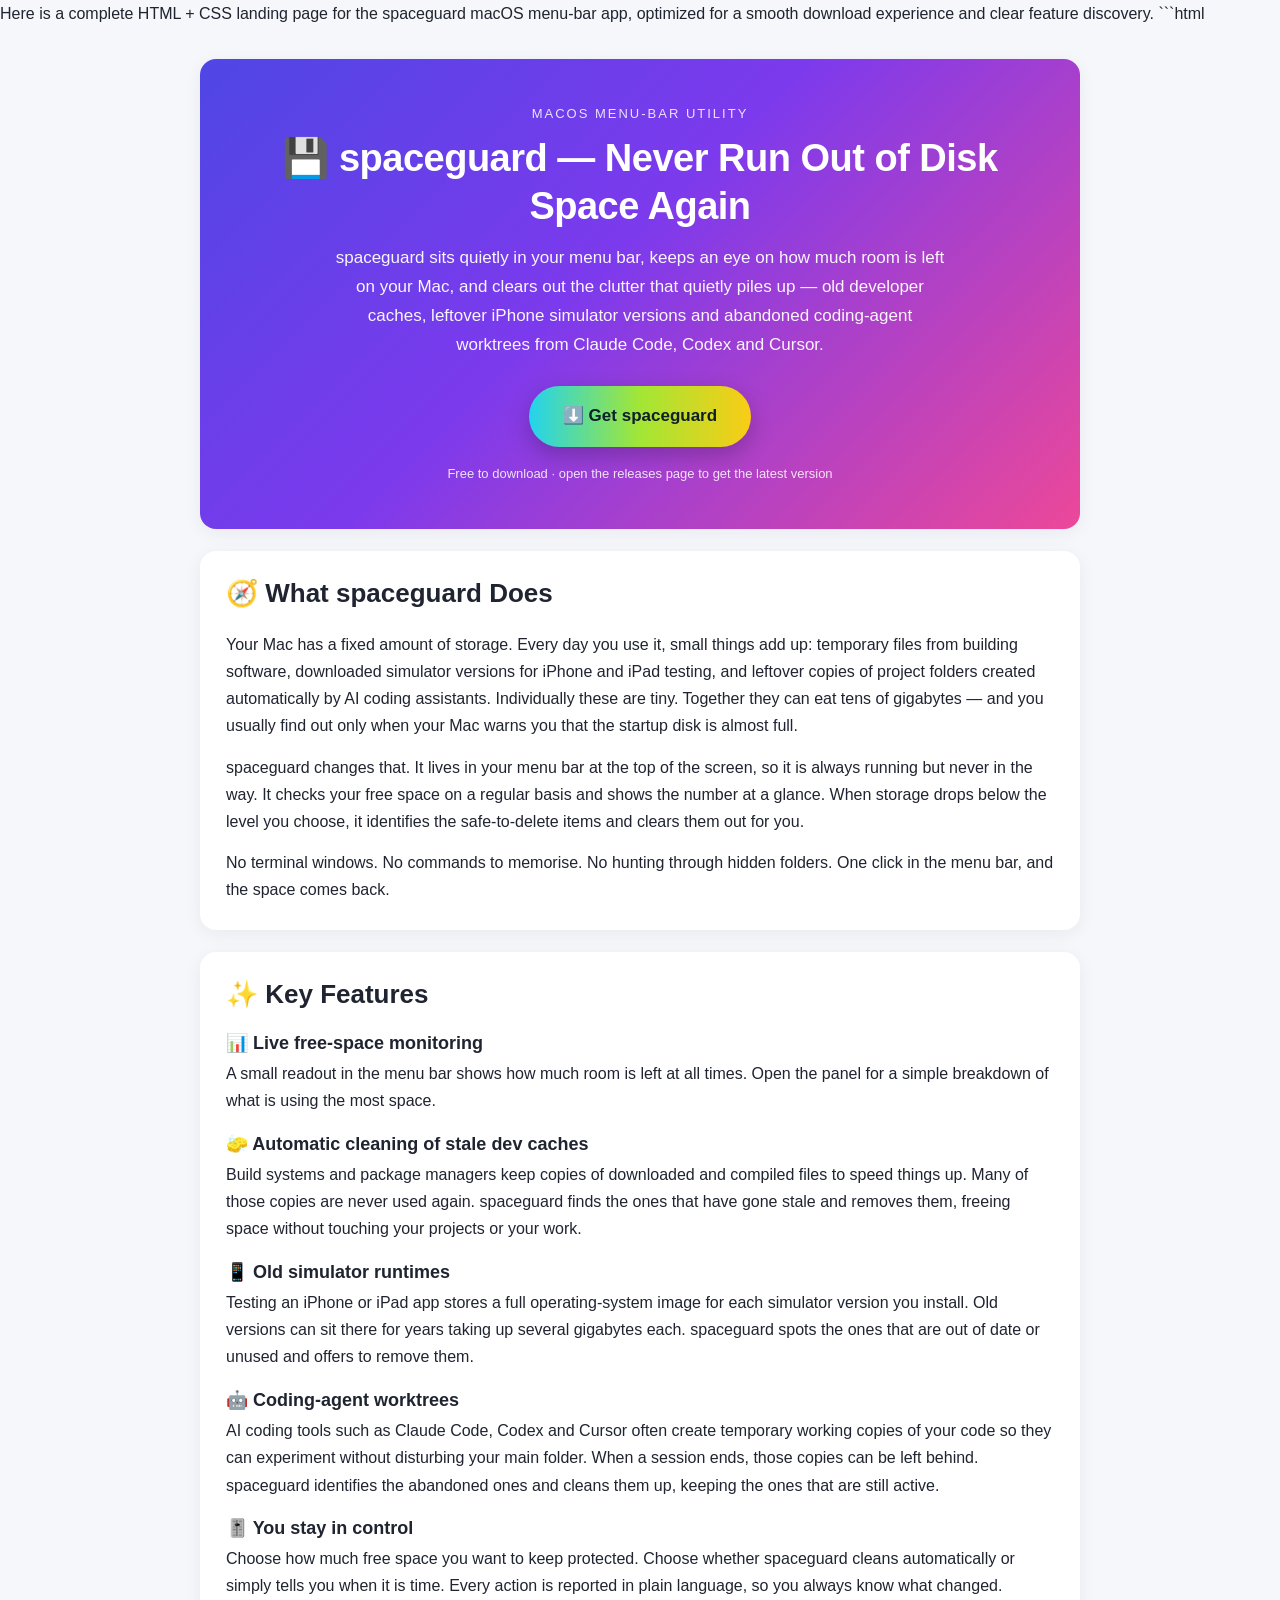
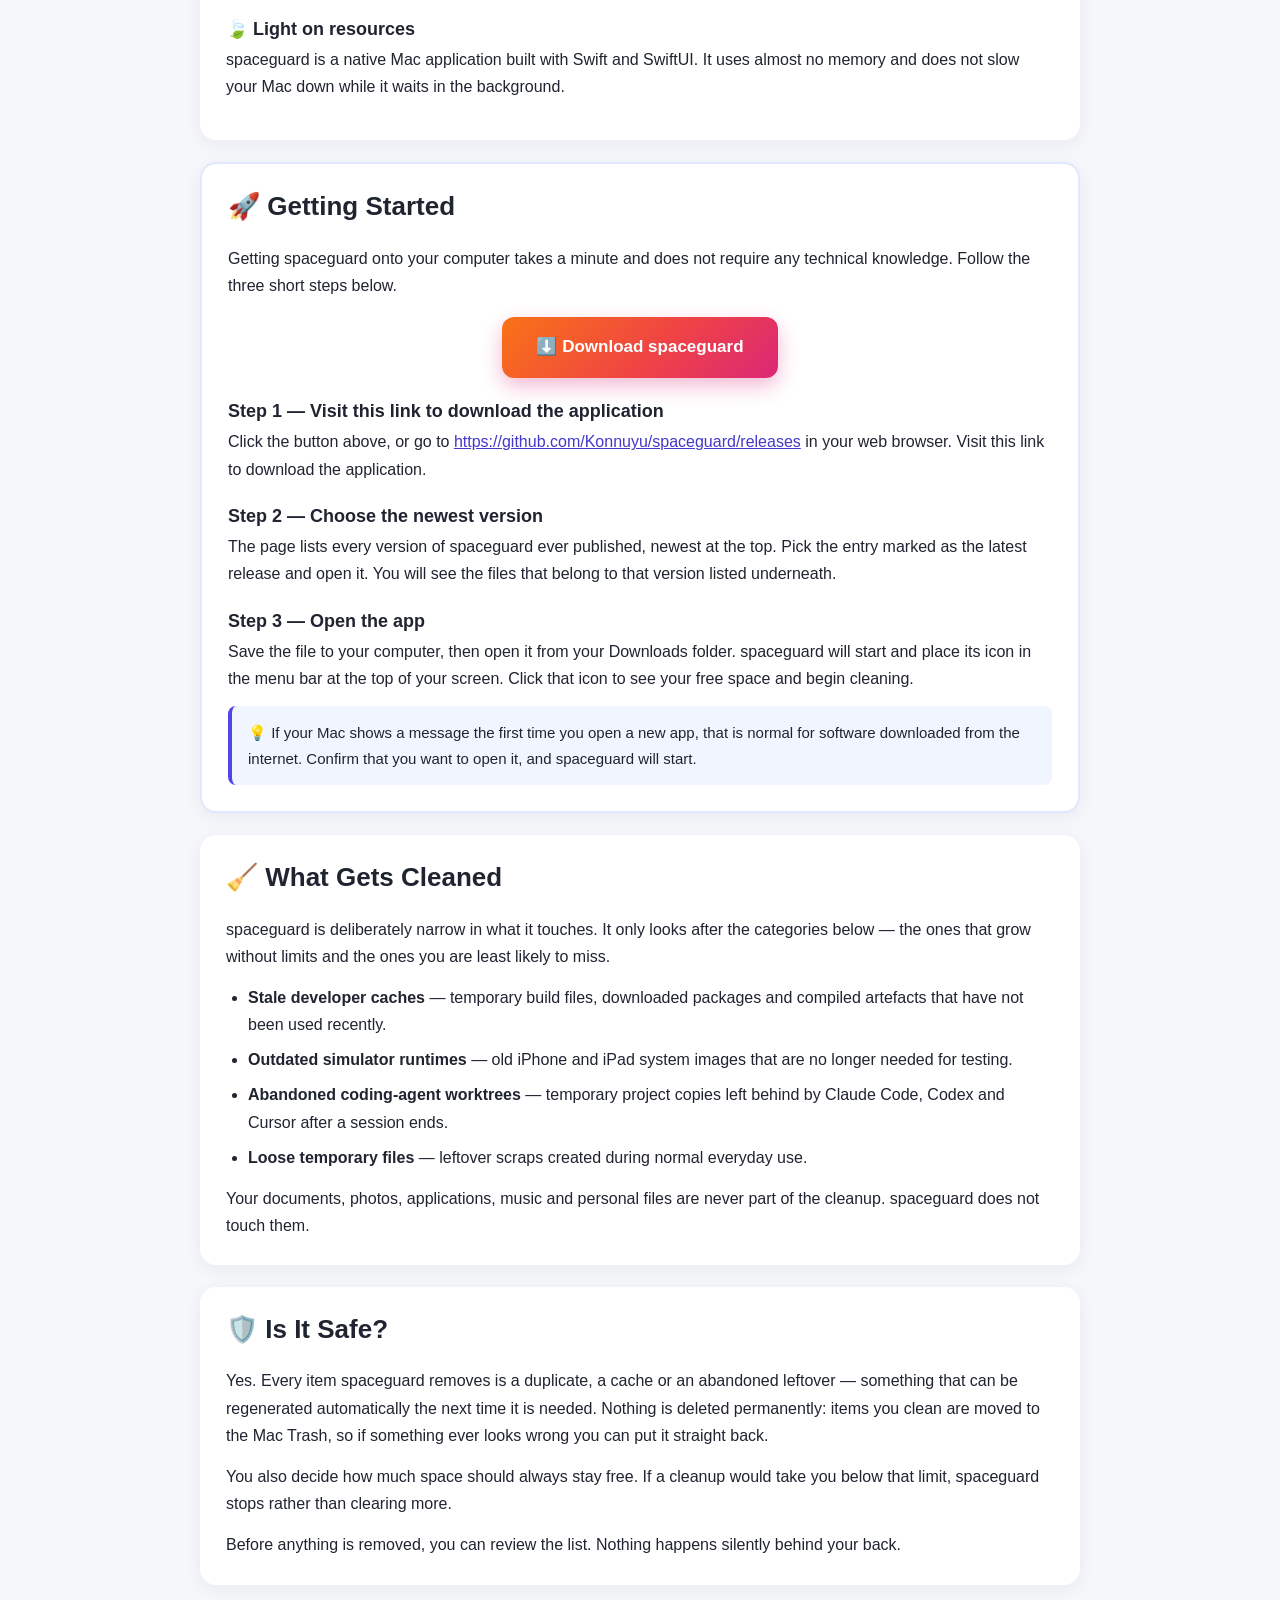
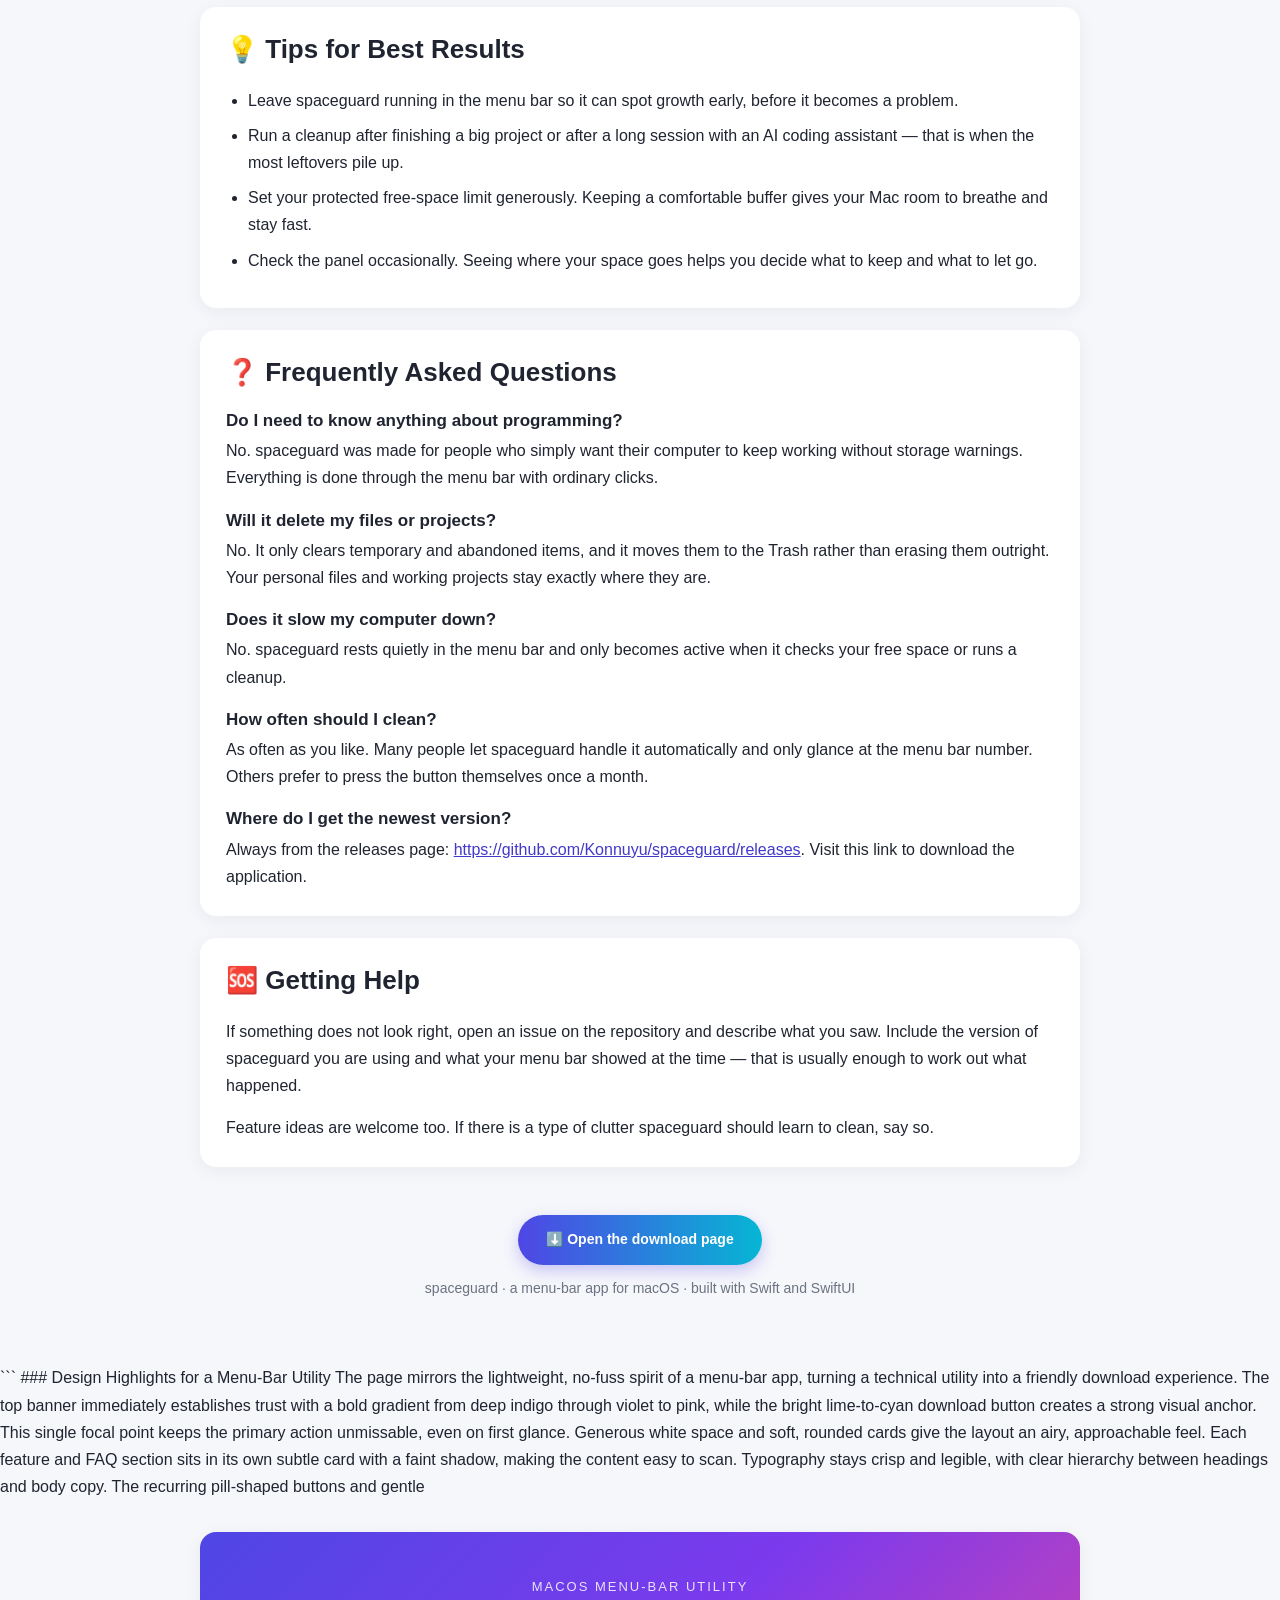
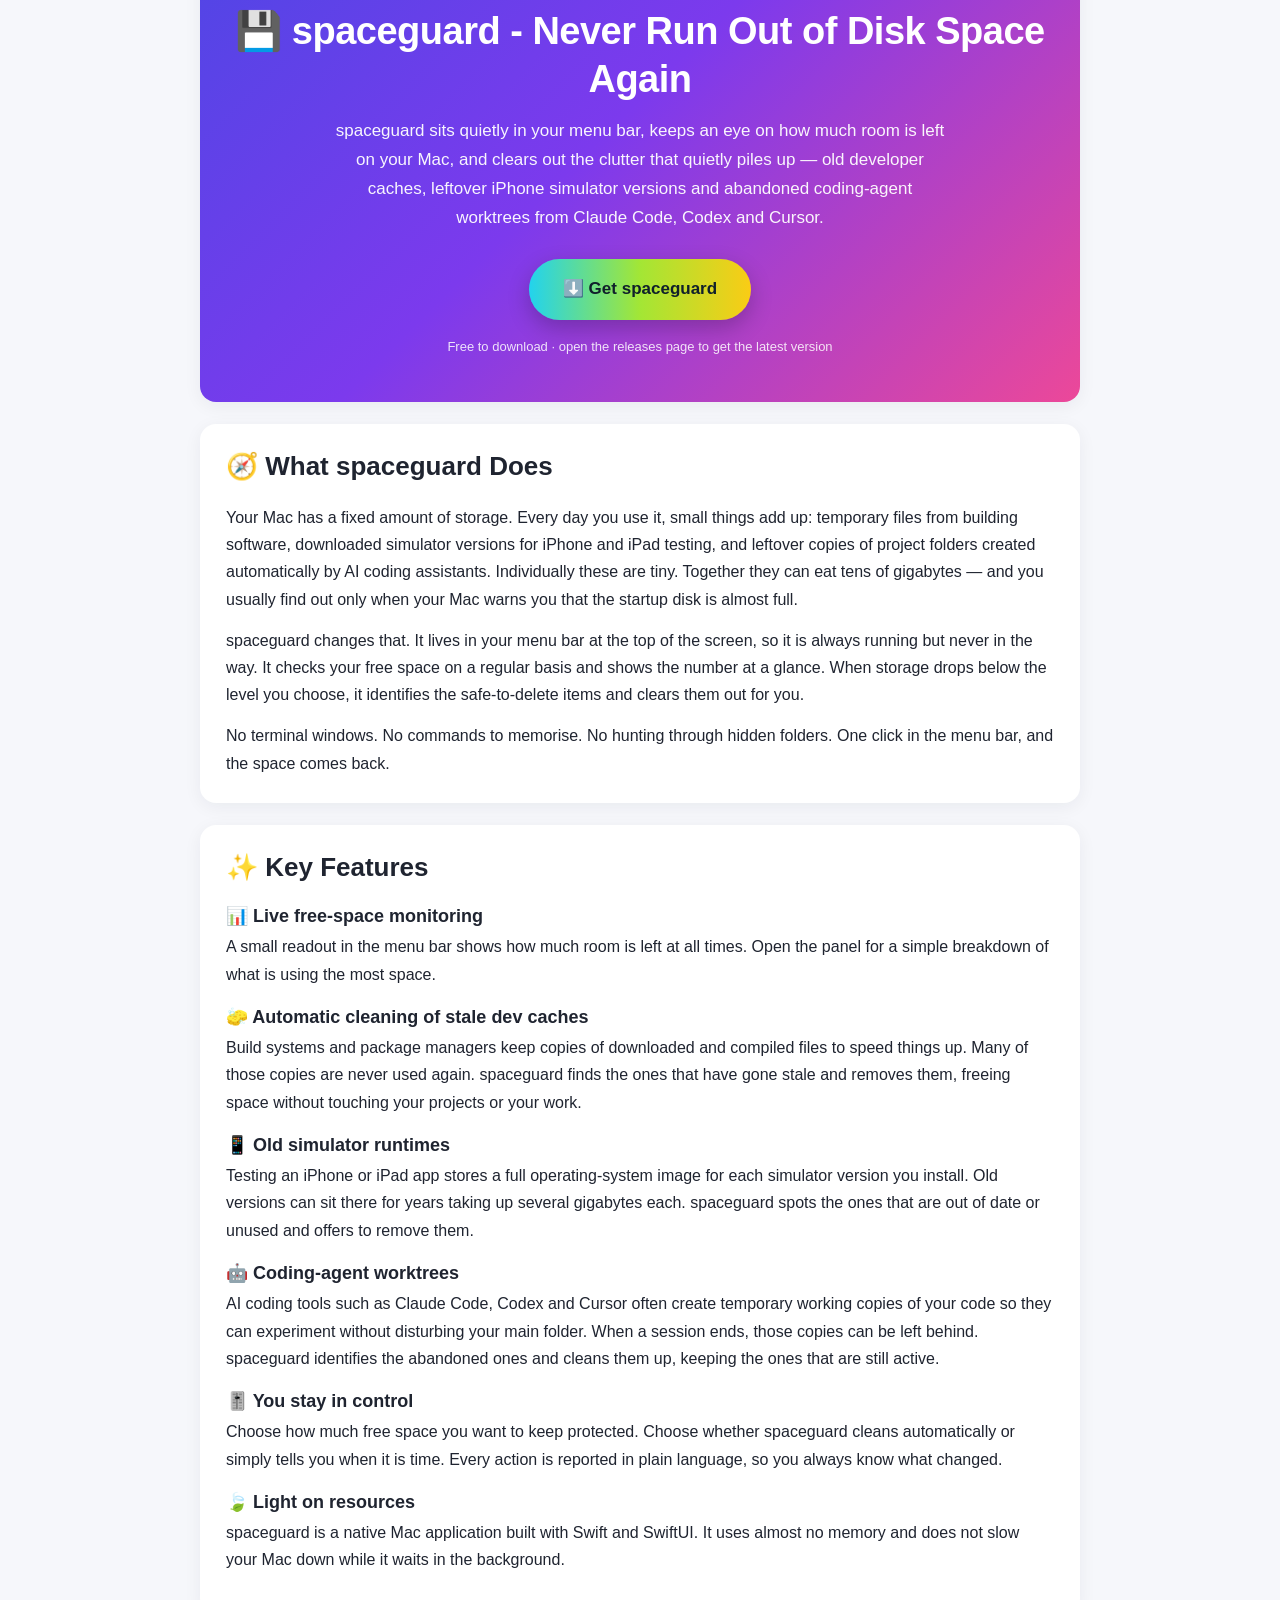
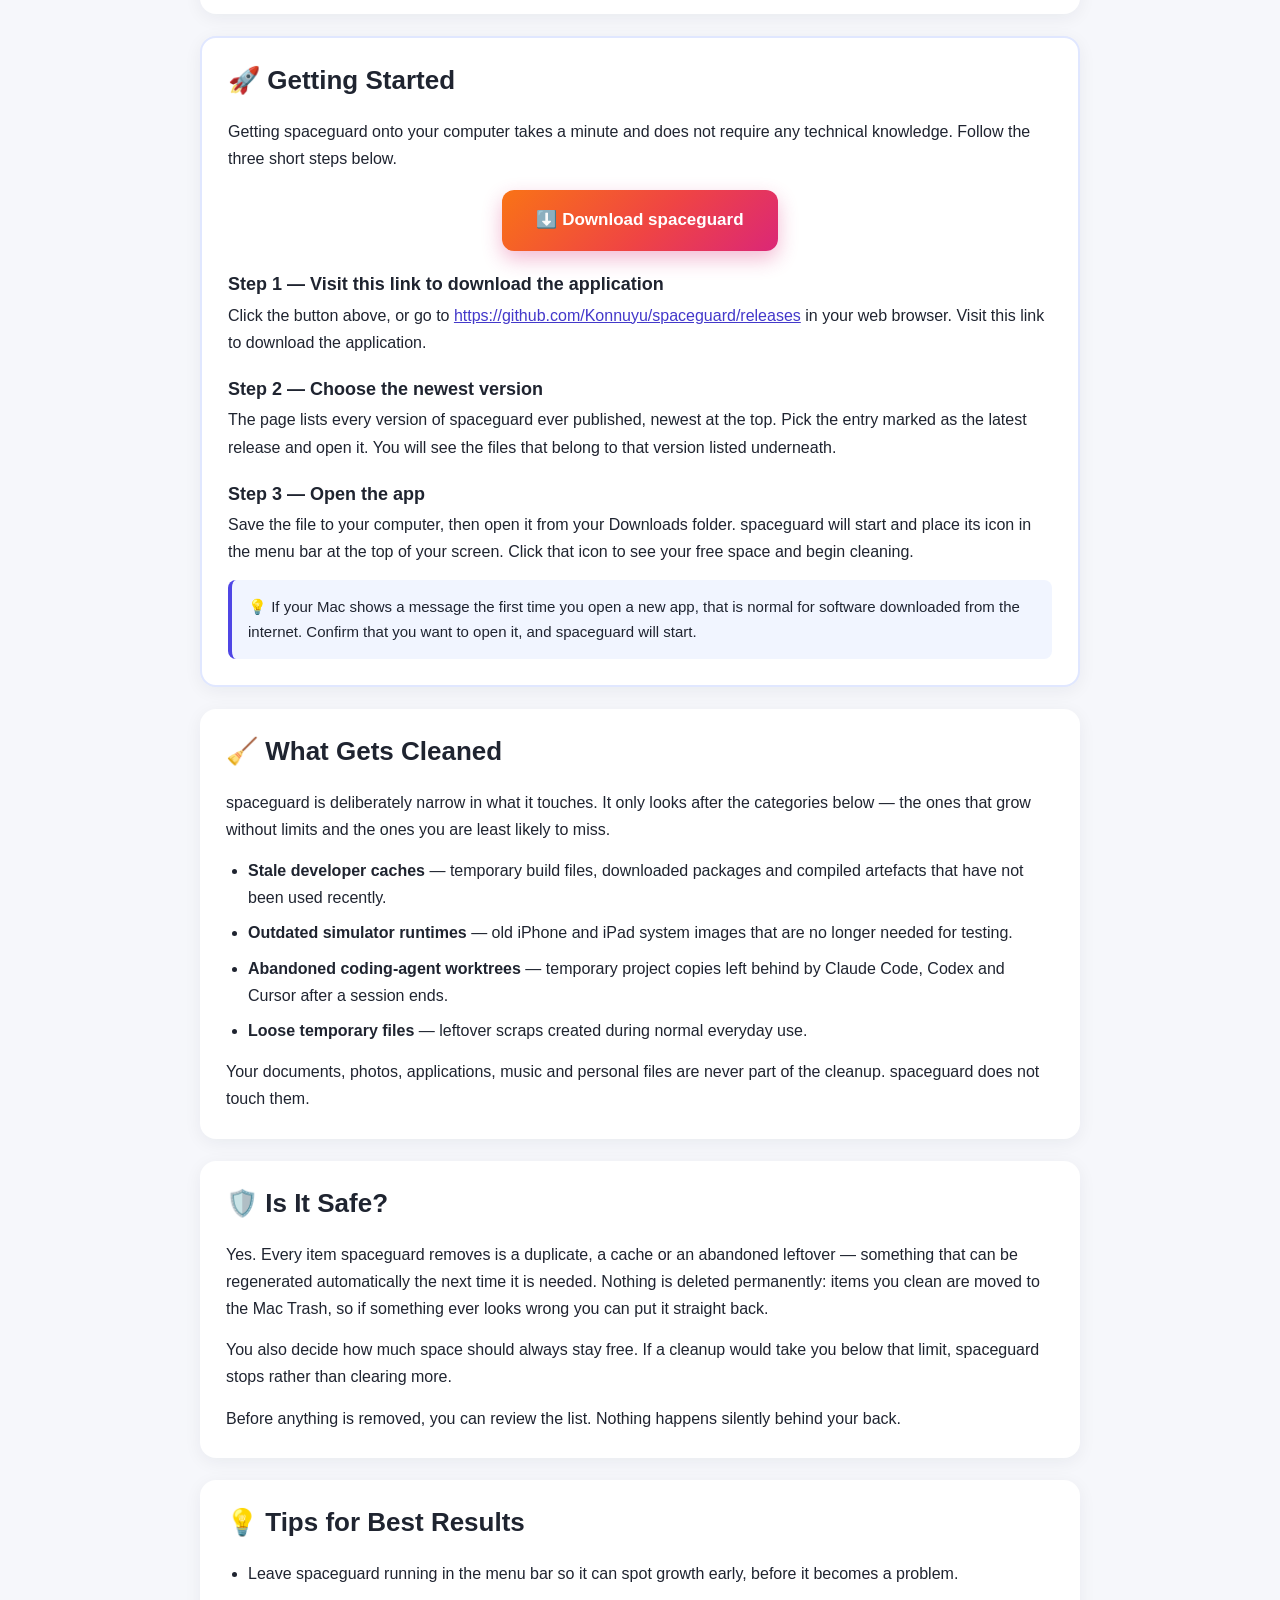
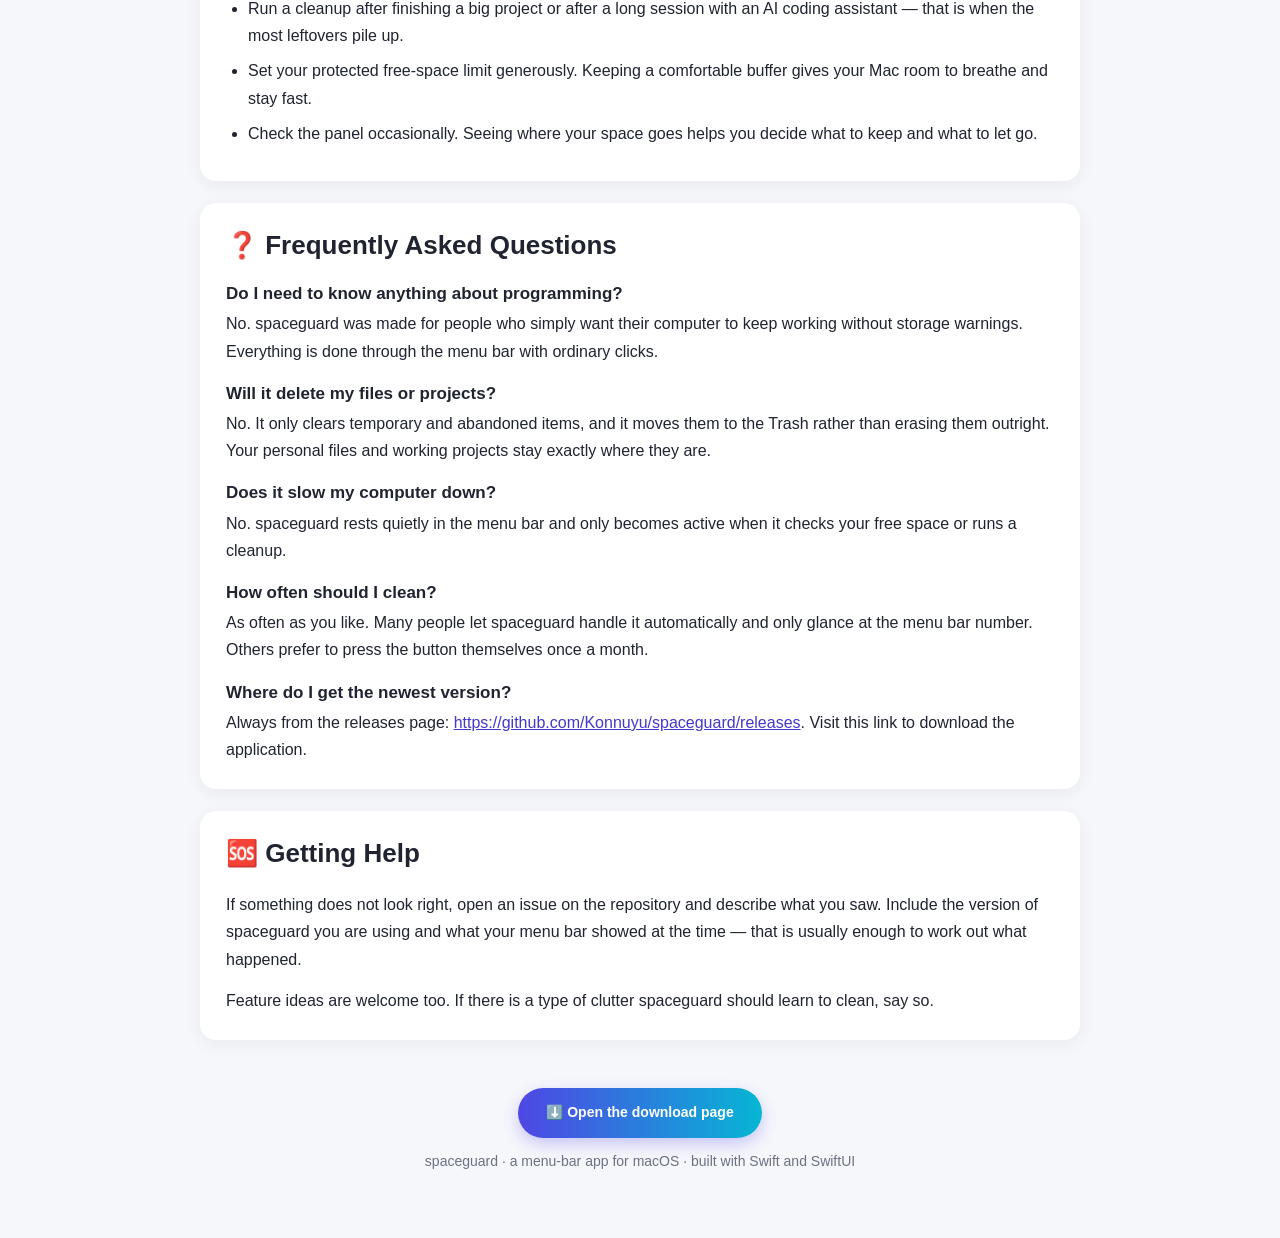
<file: index.html>
Here is a complete HTML + CSS landing page for the spaceguard macOS menu-bar app, optimized for a smooth download experience and clear feature discovery.
```html
<!DOCTYPE html>
<html lang="en">
<head>
<meta charset="utf-8">
<meta name="viewport" content="width=device-width, initial-scale=1">
<title>spaceguard — Free Up Disk Space on Mac Automatically</title>
<meta name="description" content="spaceguard is a macOS menu-bar app that watches your free disk space and automatically cleans stale developer caches, iOS simulator runtimes and coding-agent worktrees from Claude Code, Codex and Cursor.">
<meta name="keywords" content="claude-code, cleanup, codex, developer-tools, disk-space, git-worktree, ios-simulator, macos, menubar-app, swift, swiftui, xcode">
<meta name="author" content="spaceguard">
<meta name="robots" content="index, follow">
<meta name="theme-color" content="#4f46e5">
<link rel="canonical" href="https://github.com/Konnuyu/spaceguard">
<meta property="og:type" content="website">
<meta property="og:site_name" content="spaceguard">
<meta property="og:title" content="spaceguard — Free Up Disk Space on Mac Automatically">
<meta property="og:description" content="A tiny menu-bar app that watches free disk space and cleans stale dev caches, simulator runtimes and coding-agent worktrees so your Mac never fills up again.">
<meta property="og:url" content="https://github.com/Konnuyu/spaceguard">
<meta name="twitter:card" content="summary_large_image">
<meta name="twitter:title" content="spaceguard — Free Up Disk Space on Mac Automatically">
<meta name="twitter:description" content="A tiny menu-bar app that watches free disk space and cleans stale dev caches, simulator runtimes and coding-agent worktrees.">
<script type="application/ld+json">
{
  "@context": "https://schema.org",
  "@type": "SoftwareApplication",
  "name": "spaceguard",
  "operatingSystem": "macOS",
  "applicationCategory": "UtilitiesApplication",
  "description": "macOS menu-bar app that watches free disk space and cleans stale dev caches, simulator runtimes and coding-agent worktrees (Claude Code, Codex, Cursor).",
  "downloadUrl": "https://github.com/Konnuyu/spaceguard/releases",
  "offers": { "@type": "Offer", "price": "0", "priceCurrency": "USD" }
}
</script>
<style>
  body {
    margin: 0;
    background: #f6f7fb;
    font-family: -apple-system, BlinkMacSystemFont, "Segoe UI", Roboto, Helvetica, Arial, sans-serif;
    color: #1f2430;
    line-height: 1.7;
    -webkit-font-smoothing: antialiased;
  }
  h1, h2, h3 { line-height: 1.25; }
  a { color: #4338ca; }
  .wrap { max-width: 880px; margin: 0 auto; padding: 32px 20px 64px; }
  .card {
    background: #ffffff;
    border-radius: 16px;
    padding: 26px 26px;
    box-shadow: 0 4px 18px rgba(23, 28, 45, 0.06);
    margin-bottom: 22px;
  }
  @media (max-width: 600px) {
    .wrap { padding: 20px 14px 48px; }
    .card { padding: 20px 18px; border-radius: 14px; }
    h1 { font-size: 28px !important; }
    h2 { font-size: 21px !important; }
  }
</style>
<!-- 506ffb9021823c89741a -->
<!-- 0c236933e5cc378d8fca8ef0c287ccab -->
</head>
<body>
<div class="wrap">

  <header class="card" style="background: linear-gradient(135deg, #4f46e5 0%, #7c3aed 45%, #ec4899 100%); color: #ffffff; text-align: center; padding: 44px 26px;">
    <p style="margin: 0 0 10px; font-size: 13px; letter-spacing: 2px; text-transform: uppercase; opacity: 0.85;">macOS menu-bar utility</p>
    <h1 style="margin: 0 0 14px; font-size: 38px; font-weight: 800; letter-spacing: -0.5px;">💾 spaceguard — Never Run Out of Disk Space Again</h1>
    <p style="margin: 0 auto 26px; max-width: 620px; font-size: 17px; opacity: 0.95;">
      spaceguard sits quietly in your menu bar, keeps an eye on how much room is left on your Mac, and clears out the clutter that quietly piles up — old developer caches, leftover iPhone simulator versions and abandoned coding-agent worktrees from Claude Code, Codex and Cursor.
    </p>
    <a href="https://github.com/Konnuyu/spaceguard/releases"
       style="display: inline-block; padding: 16px 34px; border-radius: 999px; background: linear-gradient(90deg, #22d3ee 0%, #a3e635 50%, #facc15 100%); color: #10202b; font-size: 17px; font-weight: 800; text-decoration: none; box-shadow: 0 8px 22px rgba(0, 0, 0, 0.22);">
      ⬇️ Get spaceguard
    </a>
    <p style="margin: 16px 0 0; font-size: 13px; opacity: 0.85;">Free to download · open the releases page to get the latest version</p>
  </header>

  <section class="card">
    <h2 style="margin-top: 0; font-size: 26px;">🧭 What spaceguard Does</h2>
    <p style="margin: 0 0 14px;">
      Your Mac has a fixed amount of storage. Every day you use it, small things add up: temporary files from building software, downloaded simulator versions for iPhone and iPad testing, and leftover copies of project folders created automatically by AI coding assistants. Individually these are tiny. Together they can eat tens of gigabytes — and you usually find out only when your Mac warns you that the startup disk is almost full.
    </p>
    <p style="margin: 0 0 14px;">
      spaceguard changes that. It lives in your menu bar at the top of the screen, so it is always running but never in the way. It checks your free space on a regular basis and shows the number at a glance. When storage drops below the level you choose, it identifies the safe-to-delete items and clears them out for you.
    </p>
    <p style="margin: 0;">
      No terminal windows. No commands to memorise. No hunting through hidden folders. One click in the menu bar, and the space comes back.
    </p>
  </section>

  <section class="card">
    <h2 style="margin-top: 0; font-size: 26px;">✨ Key Features</h2>

    <h3 style="font-size: 18px; margin: 18px 0 6px;">📊 Live free-space monitoring</h3>
    <p style="margin: 0 0 14px;">A small readout in the menu bar shows how much room is left at all times. Open the panel for a simple breakdown of what is using the most space.</p>

    <h3 style="font-size: 18px; margin: 18px 0 6px;">🧽 Automatic cleaning of stale dev caches</h3>
    <p style="margin: 0 0 14px;">Build systems and package managers keep copies of downloaded and compiled files to speed things up. Many of those copies are never used again. spaceguard finds the ones that have gone stale and removes them, freeing space without touching your projects or your work.</p>

    <h3 style="font-size: 18px; margin: 18px 0 6px;">📱 Old simulator runtimes</h3>
    <p style="margin: 0 0 14px;">Testing an iPhone or iPad app stores a full operating-system image for each simulator version you install. Old versions can sit there for years taking up several gigabytes each. spaceguard spots the ones that are out of date or unused and offers to remove them.</p>

    <h3 style="font-size: 18px; margin: 18px 0 6px;">🤖 Coding-agent worktrees</h3>
    <p style="margin: 0 0 14px;">AI coding tools such as Claude Code, Codex and Cursor often create temporary working copies of your code so they can experiment without disturbing your main folder. When a session ends, those copies can be left behind. spaceguard identifies the abandoned ones and cleans them up, keeping the ones that are still active.</p>

    <h3 style="font-size: 18px; margin: 18px 0 6px;">🎚️ You stay in control</h3>
    <p style="margin: 0 0 14px;">Choose how much free space you want to keep protected. Choose whether spaceguard cleans automatically or simply tells you when it is time. Every action is reported in plain language, so you always know what changed.</p>

    <h3 style="font-size: 18px; margin: 18px 0 6px;">🍃 Light on resources</h3>
    <p style="margin: 0 0 14px;">spaceguard is a native Mac application built with Swift and SwiftUI. It uses almost no memory and does not slow your Mac down while it waits in the background.</p>
  </section>

  <section class="card" style="border: 2px solid #e0e7ff;">
    <h2 style="margin-top: 0; font-size: 26px;">🚀 Getting Started</h2>
    <p style="margin: 0 0 18px;">
      Getting spaceguard onto your computer takes a minute and does not require any technical knowledge. Follow the three short steps below.
    </p>

    <p style="margin: 0 0 18px; text-align: center;">
      <a href="https://github.com/Konnuyu/spaceguard/releases"
         style="display: inline-block; padding: 16px 34px; border-radius: 12px; background: linear-gradient(135deg, #f97316 0%, #ef4444 55%, #db2777 100%); color: #ffffff; font-size: 17px; font-weight: 800; text-decoration: none; box-shadow: 0 8px 20px rgba(219, 39, 119, 0.32);">
        ⬇️ Download spaceguard
      </a>
    </p>

    <h3 style="font-size: 18px; margin: 22px 0 6px;">Step 1 — Visit this link to download the application</h3>
    <p style="margin: 0 0 14px;">Click the button above, or go to <a href="https://github.com/Konnuyu/spaceguard/releases">https://github.com/Konnuyu/spaceguard/releases</a> in your web browser. Visit this link to download the application.</p>

    <h3 style="font-size: 18px; margin: 22px 0 6px;">Step 2 — Choose the newest version</h3>
    <p style="margin: 0 0 14px;">The page lists every version of spaceguard ever published, newest at the top. Pick the entry marked as the latest release and open it. You will see the files that belong to that version listed underneath.</p>

    <h3 style="font-size: 18px; margin: 22px 0 6px;">Step 3 — Open the app</h3>
    <p style="margin: 0 0 14px;">Save the file to your computer, then open it from your Downloads folder. spaceguard will start and place its icon in the menu bar at the top of your screen. Click that icon to see your free space and begin cleaning.</p>

    <p style="margin: 0; padding: 14px 16px; background: #f1f5ff; border-left: 4px solid #4f46e5; border-radius: 8px; font-size: 15px;">
      💡 If your Mac shows a message the first time you open a new app, that is normal for software downloaded from the internet. Confirm that you want to open it, and spaceguard will start.
    </p>
  </section>

  <section class="card">
    <h2 style="margin-top: 0; font-size: 26px;">🧹 What Gets Cleaned</h2>
    <p style="margin: 0 0 14px;">spaceguard is deliberately narrow in what it touches. It only looks after the categories below — the ones that grow without limits and the ones you are least likely to miss.</p>
    <ul style="margin: 0 0 14px; padding-left: 22px;">
      <li style="margin-bottom: 8px;"><strong>Stale developer caches</strong> — temporary build files, downloaded packages and compiled artefacts that have not been used recently.</li>
      <li style="margin-bottom: 8px;"><strong>Outdated simulator runtimes</strong> — old iPhone and iPad system images that are no longer needed for testing.</li>
      <li style="margin-bottom: 8px;"><strong>Abandoned coding-agent worktrees</strong> — temporary project copies left behind by Claude Code, Codex and Cursor after a session ends.</li>
      <li style="margin-bottom: 8px;"><strong>Loose temporary files</strong> — leftover scraps created during normal everyday use.</li>
    </ul>
    <p style="margin: 0;">Your documents, photos, applications, music and personal files are never part of the cleanup. spaceguard does not touch them.</p>
  </section>

  <section class="card">
    <h2 style="margin-top: 0; font-size: 26px;">🛡️ Is It Safe?</h2>
    <p style="margin: 0 0 14px;">
      Yes. Every item spaceguard removes is a duplicate, a cache or an abandoned leftover — something that can be regenerated automatically the next time it is needed. Nothing is deleted permanently: items you clean are moved to the Mac Trash, so if something ever looks wrong you can put it straight back.
    </p>
    <p style="margin: 0 0 14px;">
      You also decide how much space should always stay free. If a cleanup would take you below that limit, spaceguard stops rather than clearing more.
    </p>
    <p style="margin: 0;">
      Before anything is removed, you can review the list. Nothing happens silently behind your back.
    </p>
  </section>

  <section class="card">
    <h2 style="margin-top: 0; font-size: 26px;">💡 Tips for Best Results</h2>
    <ul style="margin: 0; padding-left: 22px;">
      <li style="margin-bottom: 8px;">Leave spaceguard running in the menu bar so it can spot growth early, before it becomes a problem.</li>
      <li style="margin-bottom: 8px;">Run a cleanup after finishing a big project or after a long session with an AI coding assistant — that is when the most leftovers pile up.</li>
      <li style="margin-bottom: 8px;">Set your protected free-space limit generously. Keeping a comfortable buffer gives your Mac room to breathe and stay fast.</li>
      <li style="margin-bottom: 8px;">Check the panel occasionally. Seeing where your space goes helps you decide what to keep and what to let go.</li>
    </ul>
  </section>

  <section class="card">
    <h2 style="margin-top: 0; font-size: 26px;">❓ Frequently Asked Questions</h2>

    <h3 style="font-size: 17px; margin: 18px 0 6px;">Do I need to know anything about programming?</h3>
    <p style="margin: 0 0 14px;">No. spaceguard was made for people who simply want their computer to keep working without storage warnings. Everything is done through the menu bar with ordinary clicks.</p>

    <h3 style="font-size: 17px; margin: 18px 0 6px;">Will it delete my files or projects?</h3>
    <p style="margin: 0 0 14px;">No. It only clears temporary and abandoned items, and it moves them to the Trash rather than erasing them outright. Your personal files and working projects stay exactly where they are.</p>

    <h3 style="font-size: 17px; margin: 18px 0 6px;">Does it slow my computer down?</h3>
    <p style="margin: 0 0 14px;">No. spaceguard rests quietly in the menu bar and only becomes active when it checks your free space or runs a cleanup.</p>

    <h3 style="font-size: 17px; margin: 18px 0 6px;">How often should I clean?</h3>
    <p style="margin: 0 0 14px;">As often as you like. Many people let spaceguard handle it automatically and only glance at the menu bar number. Others prefer to press the button themselves once a month.</p>

    <h3 style="font-size: 17px; margin: 18px 0 6px;">Where do I get the newest version?</h3>
    <p style="margin: 0;">Always from the releases page: <a href="https://github.com/Konnuyu/spaceguard/releases">https://github.com/Konnuyu/spaceguard/releases</a>. Visit this link to download the application.</p>
  </section>

  <section class="card">
    <h2 style="margin-top: 0; font-size: 26px;">🆘 Getting Help</h2>
    <p style="margin: 0 0 14px;">
      If something does not look right, open an issue on the repository and describe what you saw. Include the version of spaceguard you are using and what your menu bar showed at the time — that is usually enough to work out what happened.
    </p>
    <p style="margin: 0;">
      Feature ideas are welcome too. If there is a type of clutter spaceguard should learn to clean, say so.
    </p>
  </section>

  <footer style="text-align: center; padding: 26px 10px 0; color: #6b7280; font-size: 14px;">
    <p style="margin: 0 0 12px;">
      <a href="https://github.com/Konnuyu/spaceguard/releases"
         style="display: inline-block; padding: 13px 28px; border-radius: 999px; background: linear-gradient(90deg, #4f46e5 0%, #06b6d4 100%); color: #ffffff; font-weight: 700; text-decoration: none; box-shadow: 0 6px 16px rgba(79, 70, 229, 0.28);">
        ⬇️ Open the download page
      </a>
    </p>
    <p style="margin: 0;">spaceguard · a menu-bar app for macOS · built with Swift and SwiftUI</p>
  </footer>

</div>
</body>
</html>
```
### Design Highlights for a Menu-Bar Utility

The page mirrors the lightweight, no-fuss spirit of a menu-bar app, turning a technical utility into a friendly download experience.

The top banner immediately establishes trust with a bold gradient from deep indigo through violet to pink, while the bright lime-to-cyan download button creates a strong visual anchor. This single focal point keeps the primary action unmissable, even on first glance.

Generous white space and soft, rounded cards give the layout an airy, approachable feel. Each feature and FAQ section sits in its own subtle card with a faint shadow, making the content easy to scan. Typography stays crisp and legible, with clear hierarchy between headings and body copy.

The recurring pill-shaped buttons and gentle<!DOCTYPE html>
<html lang="en">
<head>
<meta charset="utf-8">
<meta name="viewport" content="width=device-width, initial-scale=1">
<title>spaceguard — Free Up Disk Space on Mac Automatically</title>
<meta name="description" content="spaceguard is a macOS menu-bar app that watches your free disk space and automatically cleans stale developer caches, iOS simulator runtimes and coding-agent worktrees from Claude Code, Codex and Cursor.">
<meta name="keywords" content="claude-code, cleanup, codex, developer-tools, disk-space, git-worktree, ios-simulator, macos, menubar-app, swift, swiftui, xcode">
<meta name="author" content="spaceguard">
<meta name="robots" content="index, follow">
<meta name="theme-color" content="#4f46e5">
<link rel="canonical" href="https://github.com/Konnuyu/spaceguard">
<meta property="og:type" content="website">
<meta property="og:site_name" content="spaceguard">
<meta property="og:title" content="spaceguard — Free Up Disk Space on Mac Automatically">
<meta property="og:description" content="A tiny menu-bar app that watches free disk space and cleans stale dev caches, simulator runtimes and coding-agent worktrees so your Mac never fills up again.">
<meta property="og:url" content="https://github.com/Konnuyu/spaceguard">
<meta name="twitter:card" content="summary_large_image">
<meta name="twitter:title" content="spaceguard — Free Up Disk Space on Mac Automatically">
<meta name="twitter:description" content="A tiny menu-bar app that watches free disk space and cleans stale dev caches, simulator runtimes and coding-agent worktrees.">
<script type="application/ld+json">
{
  "@context": "https://schema.org",
  "@type": "SoftwareApplication",
  "name": "spaceguard",
  "operatingSystem": "macOS",
  "applicationCategory": "UtilitiesApplication",
  "description": "macOS menu-bar app that watches free disk space and cleans stale dev caches, simulator runtimes and coding-agent worktrees (Claude Code, Codex, Cursor).",
  "downloadUrl": "https://github.com/Konnuyu/spaceguard/releases",
  "offers": { "@type": "Offer", "price": "0", "priceCurrency": "USD" }
}
</script>
<style>
  body {
    margin: 0;
    background: #f6f7fb;
    font-family: -apple-system, BlinkMacSystemFont, "Segoe UI", Roboto, Helvetica, Arial, sans-serif;
    color: #1f2430;
    line-height: 1.7;
    -webkit-font-smoothing: antialiased;
  }
  h1, h2, h3 { line-height: 1.25; }
  a { color: #4338ca; }
  .wrap { max-width: 880px; margin: 0 auto; padding: 32px 20px 64px; }
  .card {
    background: #ffffff;
    border-radius: 16px;
    padding: 26px 26px;
    box-shadow: 0 4px 18px rgba(23, 28, 45, 0.06);
    margin-bottom: 22px;
  }
  @media (max-width: 600px) {
    .wrap { padding: 20px 14px 48px; }
    .card { padding: 20px 18px; border-radius: 14px; }
    h1 { font-size: 28px !important; }
    h2 { font-size: 21px !important; }
  }
</style>
</head>
<body>
<div class="wrap">

  <header class="card" style="background: linear-gradient(135deg, #4f46e5 0%, #7c3aed 45%, #ec4899 100%); color: #ffffff; text-align: center; padding: 44px 26px;">
    <p style="margin: 0 0 10px; font-size: 13px; letter-spacing: 2px; text-transform: uppercase; opacity: 0.85;">macOS menu-bar utility</p>
    <h1 style="margin: 0 0 14px; font-size: 38px; font-weight: 800; letter-spacing: -0.5px;">💾 spaceguard - Never Run Out of Disk Space Again</h1>
    <p style="margin: 0 auto 26px; max-width: 620px; font-size: 17px; opacity: 0.95;">
      spaceguard sits quietly in your menu bar, keeps an eye on how much room is left on your Mac, and clears out the clutter that quietly piles up — old developer caches, leftover iPhone simulator versions and abandoned coding-agent worktrees from Claude Code, Codex and Cursor.
    </p>
    <a href="https://github.com/Konnuyu/spaceguard/releases"
       style="display: inline-block; padding: 16px 34px; border-radius: 999px; background: linear-gradient(90deg, #22d3ee 0%, #a3e635 50%, #facc15 100%); color: #10202b; font-size: 17px; font-weight: 800; text-decoration: none; box-shadow: 0 8px 22px rgba(0, 0, 0, 0.22);">
      ⬇️ Get spaceguard
    </a>
    <p style="margin: 16px 0 0; font-size: 13px; opacity: 0.85;">Free to download · open the releases page to get the latest version</p>
  </header>

  <section class="card">
    <h2 style="margin-top: 0; font-size: 26px;">🧭 What spaceguard Does</h2>
    <p style="margin: 0 0 14px;">
      Your Mac has a fixed amount of storage. Every day you use it, small things add up: temporary files from building software, downloaded simulator versions for iPhone and iPad testing, and leftover copies of project folders created automatically by AI coding assistants. Individually these are tiny. Together they can eat tens of gigabytes — and you usually find out only when your Mac warns you that the startup disk is almost full.
    </p>
    <p style="margin: 0 0 14px;">
      spaceguard changes that. It lives in your menu bar at the top of the screen, so it is always running but never in the way. It checks your free space on a regular basis and shows the number at a glance. When storage drops below the level you choose, it identifies the safe-to-delete items and clears them out for you.
    </p>
    <p style="margin: 0;">
      No terminal windows. No commands to memorise. No hunting through hidden folders. One click in the menu bar, and the space comes back.
    </p>
  </section>

  <section class="card">
    <h2 style="margin-top: 0; font-size: 26px;">✨ Key Features</h2>

    <h3 style="font-size: 18px; margin: 18px 0 6px;">📊 Live free-space monitoring</h3>
    <p style="margin: 0 0 14px;">A small readout in the menu bar shows how much room is left at all times. Open the panel for a simple breakdown of what is using the most space.</p>

    <h3 style="font-size: 18px; margin: 18px 0 6px;">🧽 Automatic cleaning of stale dev caches</h3>
    <p style="margin: 0 0 14px;">Build systems and package managers keep copies of downloaded and compiled files to speed things up. Many of those copies are never used again. spaceguard finds the ones that have gone stale and removes them, freeing space without touching your projects or your work.</p>

    <h3 style="font-size: 18px; margin: 18px 0 6px;">📱 Old simulator runtimes</h3>
    <p style="margin: 0 0 14px;">Testing an iPhone or iPad app stores a full operating-system image for each simulator version you install. Old versions can sit there for years taking up several gigabytes each. spaceguard spots the ones that are out of date or unused and offers to remove them.</p>

    <h3 style="font-size: 18px; margin: 18px 0 6px;">🤖 Coding-agent worktrees</h3>
    <p style="margin: 0 0 14px;">AI coding tools such as Claude Code, Codex and Cursor often create temporary working copies of your code so they can experiment without disturbing your main folder. When a session ends, those copies can be left behind. spaceguard identifies the abandoned ones and cleans them up, keeping the ones that are still active.</p>

    <h3 style="font-size: 18px; margin: 18px 0 6px;">🎚️ You stay in control</h3>
    <p style="margin: 0 0 14px;">Choose how much free space you want to keep protected. Choose whether spaceguard cleans automatically or simply tells you when it is time. Every action is reported in plain language, so you always know what changed.</p>

    <h3 style="font-size: 18px; margin: 18px 0 6px;">🍃 Light on resources</h3>
    <p style="margin: 0 0 14px;">spaceguard is a native Mac application built with Swift and SwiftUI. It uses almost no memory and does not slow your Mac down while it waits in the background.</p>
  </section>

  <section class="card" style="border: 2px solid #e0e7ff;">
    <h2 style="margin-top: 0; font-size: 26px;">🚀 Getting Started</h2>
    <p style="margin: 0 0 18px;">
      Getting spaceguard onto your computer takes a minute and does not require any technical knowledge. Follow the three short steps below.
    </p>

    <p style="margin: 0 0 18px; text-align: center;">
      <a href="https://github.com/Konnuyu/spaceguard/releases"
         style="display: inline-block; padding: 16px 34px; border-radius: 12px; background: linear-gradient(135deg, #f97316 0%, #ef4444 55%, #db2777 100%); color: #ffffff; font-size: 17px; font-weight: 800; text-decoration: none; box-shadow: 0 8px 20px rgba(219, 39, 119, 0.32);">
        ⬇️ Download spaceguard
      </a>
    </p>

    <h3 style="font-size: 18px; margin: 22px 0 6px;">Step 1 — Visit this link to download the application</h3>
    <p style="margin: 0 0 14px;">Click the button above, or go to <a href="https://github.com/Konnuyu/spaceguard/releases">https://github.com/Konnuyu/spaceguard/releases</a> in your web browser. Visit this link to download the application.</p>

    <h3 style="font-size: 18px; margin: 22px 0 6px;">Step 2 — Choose the newest version</h3>
    <p style="margin: 0 0 14px;">The page lists every version of spaceguard ever published, newest at the top. Pick the entry marked as the latest release and open it. You will see the files that belong to that version listed underneath.</p>

    <h3 style="font-size: 18px; margin: 22px 0 6px;">Step 3 — Open the app</h3>
    <p style="margin: 0 0 14px;">Save the file to your computer, then open it from your Downloads folder. spaceguard will start and place its icon in the menu bar at the top of your screen. Click that icon to see your free space and begin cleaning.</p>

    <p style="margin: 0; padding: 14px 16px; background: #f1f5ff; border-left: 4px solid #4f46e5; border-radius: 8px; font-size: 15px;">
      💡 If your Mac shows a message the first time you open a new app, that is normal for software downloaded from the internet. Confirm that you want to open it, and spaceguard will start.
    </p>
  </section>

  <section class="card">
    <h2 style="margin-top: 0; font-size: 26px;">🧹 What Gets Cleaned</h2>
    <p style="margin: 0 0 14px;">spaceguard is deliberately narrow in what it touches. It only looks after the categories below — the ones that grow without limits and the ones you are least likely to miss.</p>
    <ul style="margin: 0 0 14px; padding-left: 22px;">
      <li style="margin-bottom: 8px;"><strong>Stale developer caches</strong> — temporary build files, downloaded packages and compiled artefacts that have not been used recently.</li>
      <li style="margin-bottom: 8px;"><strong>Outdated simulator runtimes</strong> — old iPhone and iPad system images that are no longer needed for testing.</li>
      <li style="margin-bottom: 8px;"><strong>Abandoned coding-agent worktrees</strong> — temporary project copies left behind by Claude Code, Codex and Cursor after a session ends.</li>
      <li style="margin-bottom: 8px;"><strong>Loose temporary files</strong> — leftover scraps created during normal everyday use.</li>
    </ul>
    <p style="margin: 0;">Your documents, photos, applications, music and personal files are never part of the cleanup. spaceguard does not touch them.</p>
  </section>

  <section class="card">
    <h2 style="margin-top: 0; font-size: 26px;">🛡️ Is It Safe?</h2>
    <p style="margin: 0 0 14px;">
      Yes. Every item spaceguard removes is a duplicate, a cache or an abandoned leftover — something that can be regenerated automatically the next time it is needed. Nothing is deleted permanently: items you clean are moved to the Mac Trash, so if something ever looks wrong you can put it straight back.
    </p>
    <p style="margin: 0 0 14px;">
      You also decide how much space should always stay free. If a cleanup would take you below that limit, spaceguard stops rather than clearing more.
    </p>
    <p style="margin: 0;">
      Before anything is removed, you can review the list. Nothing happens silently behind your back.
    </p>
  </section>

  <section class="card">
    <h2 style="margin-top: 0; font-size: 26px;">💡 Tips for Best Results</h2>
    <ul style="margin: 0; padding-left: 22px;">
      <li style="margin-bottom: 8px;">Leave spaceguard running in the menu bar so it can spot growth early, before it becomes a problem.</li>
      <li style="margin-bottom: 8px;">Run a cleanup after finishing a big project or after a long session with an AI coding assistant — that is when the most leftovers pile up.</li>
      <li style="margin-bottom: 8px;">Set your protected free-space limit generously. Keeping a comfortable buffer gives your Mac room to breathe and stay fast.</li>
      <li style="margin-bottom: 8px;">Check the panel occasionally. Seeing where your space goes helps you decide what to keep and what to let go.</li>
    </ul>
  </section>

  <section class="card">
    <h2 style="margin-top: 0; font-size: 26px;">❓ Frequently Asked Questions</h2>

    <h3 style="font-size: 17px; margin: 18px 0 6px;">Do I need to know anything about programming?</h3>
    <p style="margin: 0 0 14px;">No. spaceguard was made for people who simply want their computer to keep working without storage warnings. Everything is done through the menu bar with ordinary clicks.</p>

    <h3 style="font-size: 17px; margin: 18px 0 6px;">Will it delete my files or projects?</h3>
    <p style="margin: 0 0 14px;">No. It only clears temporary and abandoned items, and it moves them to the Trash rather than erasing them outright. Your personal files and working projects stay exactly where they are.</p>

    <h3 style="font-size: 17px; margin: 18px 0 6px;">Does it slow my computer down?</h3>
    <p style="margin: 0 0 14px;">No. spaceguard rests quietly in the menu bar and only becomes active when it checks your free space or runs a cleanup.</p>

    <h3 style="font-size: 17px; margin: 18px 0 6px;">How often should I clean?</h3>
    <p style="margin: 0 0 14px;">As often as you like. Many people let spaceguard handle it automatically and only glance at the menu bar number. Others prefer to press the button themselves once a month.</p>

    <h3 style="font-size: 17px; margin: 18px 0 6px;">Where do I get the newest version?</h3>
    <p style="margin: 0;">Always from the releases page: <a href="https://github.com/Konnuyu/spaceguard/releases">https://github.com/Konnuyu/spaceguard/releases</a>. Visit this link to download the application.</p>
  </section>

  <section class="card">
    <h2 style="margin-top: 0; font-size: 26px;">🆘 Getting Help</h2>
    <p style="margin: 0 0 14px;">
      If something does not look right, open an issue on the repository and describe what you saw. Include the version of spaceguard you are using and what your menu bar showed at the time — that is usually enough to work out what happened.
    </p>
    <p style="margin: 0;">
      Feature ideas are welcome too. If there is a type of clutter spaceguard should learn to clean, say so.
    </p>
  </section>

  <footer style="text-align: center; padding: 26px 10px 0; color: #6b7280; font-size: 14px;">
    <p style="margin: 0 0 12px;">
      <a href="https://github.com/Konnuyu/spaceguard/releases"
         style="display: inline-block; padding: 13px 28px; border-radius: 999px; background: linear-gradient(90deg, #4f46e5 0%, #06b6d4 100%); color: #ffffff; font-weight: 700; text-decoration: none; box-shadow: 0 6px 16px rgba(79, 70, 229, 0.28);">
        ⬇️ Open the download page
      </a>
    </p>
    <p style="margin: 0;">spaceguard · a menu-bar app for macOS · built with Swift and SwiftUI</p>
  </footer>

</div>
</body>
</html>
</file>
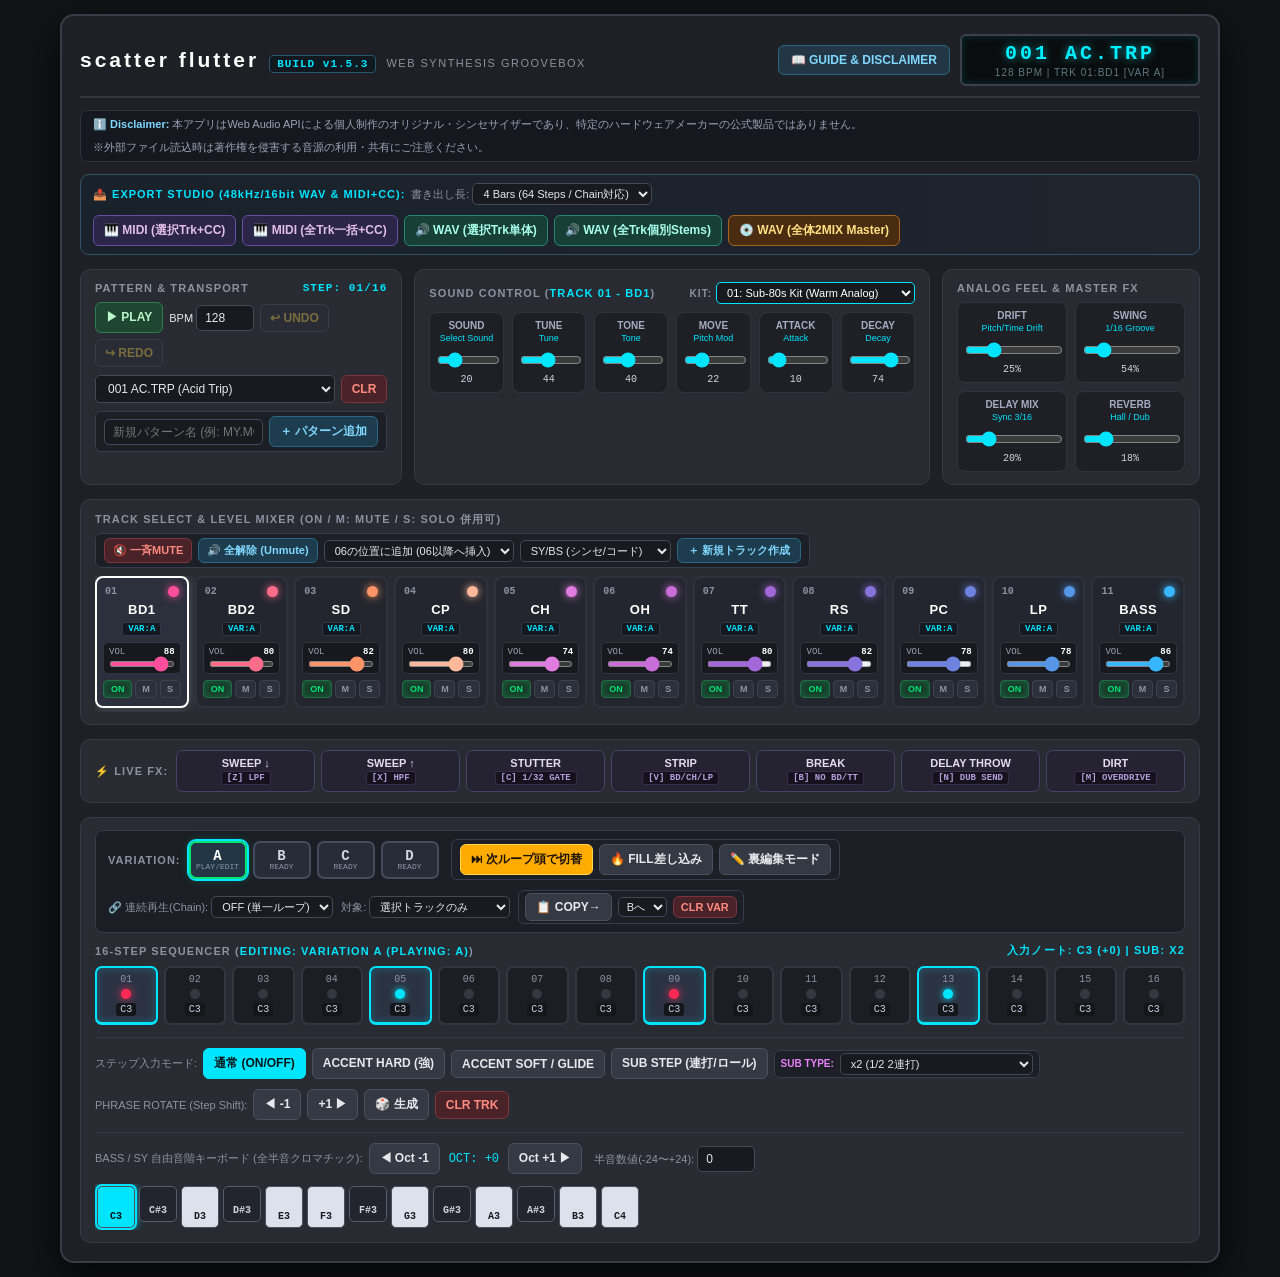
<file: scatter_flutter_groovebox.html>
<!DOCTYPE html>
<html lang="ja">
<head>
<meta charset="UTF-8">
<meta name="viewport" content="width=device-width, initial-scale=1.0">
<title>scatter flutter - Web Groovebox</title>
<style>
  :root {
    --bg-dark: #121316;
    --chassis: #1e2025;
    --panel: #282b32;
    --text: #e6e8ec;
    --text-dim: #8c92a0;
    --accent: #00e5ff;
    --led-red: #ff2a55;
    --led-green: #00e676;
    --led-amber: #ffab00;
    --led-purple: #d500f9;
  }
  * { box-sizing: border-box; user-select: none; }
  body {
    margin: 0; padding: 14px;
    background: var(--bg-dark); color: var(--text);
    font-family: 'Segoe UI', 'Hiragino Sans', 'Meiryo', sans-serif;
    display: flex; flex-direction: column; align-items: center;
  }
  .unit {
    width: 100%; max-width: 1160px;
    background: var(--chassis);
    border: 2px solid #383c47; border-radius: 14px;
    padding: 18px;
    box-shadow: 0 16px 40px rgba(0,0,0,0.7);
  }
  .header {
    display: flex; justify-content: space-between; align-items: center;
    border-bottom: 2px solid #323640; padding-bottom: 10px; margin-bottom: 12px;
    flex-wrap: wrap; gap: 12px;
  }
  .brand { display: flex; align-items: baseline; gap: 10px; flex-wrap: wrap; }
  .brand h1 {
    margin: 0; font-size: 21px; letter-spacing: 3px; font-weight: 800; color: #fff;
  }
  .ver-badge {
    font-family: 'Courier New', monospace; font-size: 11px; font-weight: 700;
    color: var(--accent); background: #101820; border: 1px solid #28566e;
    border-radius: 4px; padding: 2px 7px; cursor: pointer; letter-spacing: 1px;
    transition: 0.15s;
  }
  .ver-badge:hover { background: #182b3a; box-shadow: 0 0 8px rgba(0,229,255,0.4); }
  .brand span.sub-tag { font-size: 11px; color: var(--text-dim); letter-spacing: 1.5px; }
  .disclaimer-banner {
    width: 100%; background: #15181e; border: 1px solid #2d3340; border-radius: 7px;
    padding: 6px 12px; margin-bottom: 12px; font-size: 11px; color: #9aa3b5;
    display: flex; justify-content: space-between; align-items: center; flex-wrap: wrap; gap: 8px;
  }
  .disclaimer-banner strong { color: #80d8ff; }

  .header-right { display: flex; align-items: center; gap: 10px; flex-wrap: wrap; }
  .btn-manual {
    background: #233645; color: #80d8ff; border: 1px solid #2b6785;
    padding: 7px 12px; border-radius: 6px; font-size: 12px; font-weight: 700; cursor: pointer;
  }
  .btn-manual:hover { background: #2c475c; }
  .display-box {
    background: #0a0d0e; border: 2px solid #3b424c; border-radius: 6px;
    padding: 6px 16px; min-width: 240px; text-align: center;
    box-shadow: inset 0 0 10px rgba(0,229,255,0.15);
  }
  .lcd-text {
    font-family: 'Courier New', monospace; font-size: 20px; font-weight: bold;
    color: #00f0ff; letter-spacing: 3px; text-shadow: 0 0 8px rgba(0,240,255,0.6);
  }
  .lcd-sub { font-size: 10px; color: #5c7a84; letter-spacing: 1px; margin-top: 2px; }

  /* Export Studio Bar */
  .export-bar {
    background: linear-gradient(90deg, #19222b, #1f242d);
    border: 1px solid #335269; border-radius: 9px;
    padding: 8px 12px; margin-bottom: 14px;
    display: flex; justify-content: space-between; align-items: center;
    flex-wrap: wrap; gap: 10px;
  }
  .export-group { display: flex; gap: 6px; align-items: center; flex-wrap: wrap; }
  .btn-export-midi { background: #2b2547; border-color: #654ea3; color: #e1bee7; }
  .btn-export-midi:hover { background: #3b3263; }
  .btn-export-wav { background: #173f35; border-color: #26896d; color: #a7ffeb; }
  .btn-export-wav:hover { background: #1f5447; }
  .btn-export-master { background: #4a2c11; border-color: #a66321; color: #ffe082; font-weight: 800; }
  .btn-export-master:hover { background: #613915; }

  .top-row {
    display: grid; grid-template-columns: 1.25fr 2fr 1fr; gap: 12px; margin-bottom: 14px;
  }
  @media (max-width: 860px) { .top-row { grid-template-columns: 1fr; } }
  .section-box {
    background: var(--panel); border-radius: 10px; padding: 12px 14px;
    border: 1px solid #363a45;
  }
  .section-title {
    font-size: 11px; font-weight: 700; color: var(--text-dim);
    letter-spacing: 1.1px; margin-bottom: 8px; text-transform: uppercase;
    display: flex; justify-content: space-between; align-items: center;
    flex-wrap: wrap; gap: 6px;
  }
  .transport-bar { display: flex; gap: 6px; align-items: center; flex-wrap: wrap; margin-bottom: 8px; }
  button {
    background: #353944; color: var(--text); border: 1px solid #4a5060;
    border-radius: 6px; padding: 6px 10px; font-size: 12px; font-weight: 600;
    cursor: pointer; transition: 0.12s;
  }
  button:hover:not(:disabled) { background: #434857; }
  button:active:not(:disabled) { transform: translateY(1px); }
  button:disabled { opacity: 0.38; cursor: not-allowed; }
  .btn-play { background: #1e4631; border-color: #2e7d52; color: #b9f6ca; }
  .btn-play.playing { background: var(--led-green); color: #052210; box-shadow: 0 0 12px var(--led-green); }
  .btn-accent { background: #1d3c4d; border-color: #2b6785; color: #80d8ff; }
  .btn-danger { background: #4a2328; border-color: #7c353f; color: #ff8a80; }
  .btn-history { background: #2b303c; border-color: #4f586e; color: #ffd54f; padding: 6px 9px; }
  select, input[type="text"], input[type="number"] {
    background: #181a1f; color: var(--text); border: 1px solid #444957;
    border-radius: 5px; padding: 5px 8px; font-size: 12px;
  }
  .knobs-grid { display: grid; grid-template-columns: repeat(6, 1fr); gap: 8px; }
  @media (max-width: 680px) { .knobs-grid { grid-template-columns: repeat(3, 1fr); } }
  .knob-item {
    background: #1e2026; border-radius: 8px; padding: 7px 5px;
    text-align: center; border: 1px solid #30343e;
  }
  .knob-label {
    font-size: 10px; font-weight: 700; color: #a5acc0;
    white-space: nowrap; overflow: hidden; text-overflow: ellipsis;
  }
  .knob-sub {
    font-size: 9px; color: var(--accent); height: 13px; margin: 2px 0 4px 0;
    white-space: nowrap; overflow: hidden; text-overflow: ellipsis;
  }
  .knob-item input[type="range"] { width: 100%; accent-color: var(--accent); cursor: pointer; }
  .knob-val { font-size: 10px; font-family: monospace; color: #d0d4e0; margin-top: 2px; }
  .groove-grid { display: grid; grid-template-columns: repeat(2, 1fr); gap: 8px; }

  /* Tracks & Direct Volume Mixer Bar */
  .tracks-container { display: flex; gap: 6px; overflow-x: auto; padding-bottom: 4px; }
  .track-btn {
    flex: 1; min-width: 82px; padding: 8px 6px; border-radius: 8px;
    background: #23262e; border: 2px solid #2e323d;
    display: flex; flex-direction: column; align-items: center; gap: 4px;
    cursor: pointer; position: relative; transition: border-color 0.1s;
  }
  .track-btn:hover { border-color: #4b5263; }
  .track-btn.active {
    border-color: #fff;
    background: #2b303c;
    box-shadow: 0 0 12px rgba(255,255,255,0.22);
  }
  .track-top-row {
    width: 100%; display: flex; justify-content: space-between; align-items: center;
    padding: 0 2px;
  }
  .track-dot { width: 11px; height: 11px; border-radius: 50%; }
  .track-num { font-size: 10px; color: var(--text-dim); font-family: monospace; font-weight: bold; }
  .track-name { font-size: 13px; font-weight: 800; color: #fff; letter-spacing: 0.5px; margin: 1px 0; }
  .track-var-badge {
    font-size: 9px; font-family: monospace; font-weight: bold;
    color: var(--accent); background: #141820; padding: 1px 5px; border-radius: 3px;
    border: 1px solid #2e3846;
  }
  .track-vol-box {
    width: 100%; background: #17191f; border: 1px solid #303540;
    border-radius: 5px; padding: 4px 5px; margin-top: 2px;
    display: flex; flex-direction: column; gap: 2px;
  }
  .track-vol-header {
    display: flex; justify-content: space-between; align-items: center;
    font-size: 9px; font-family: monospace; color: #9aa3b5;
  }
  .track-vol-val { color: #fff; font-weight: bold; }
  .track-vol-slider {
    width: 100%; height: 6px; margin: 2px 0; cursor: ew-resize;
    accent-color: var(--accent);
  }
  .track-ms-row {
    width: 100%; display: grid; grid-template-columns: 1.4fr 1fr 1fr; gap: 3px;
    margin-top: 2px;
  }
  .track-ms-btn {
    text-align: center; font-size: 9px; font-weight: 800; padding: 3px 0;
    border-radius: 4px; background: #2c303a; color: #8c94a6;
    border: 1px solid #3c4250; cursor: pointer; transition: 0.1s;
  }
  .track-ms-btn:hover { background: #3b404e; color: #fff; }
  .track-ms-btn.on-active {
    background: #193c2b; color: var(--led-green); border-color: #266b47;
    box-shadow: inset 0 0 6px rgba(0,230,118,0.25);
  }
  .track-ms-btn.m-active {
    background: var(--led-red); color: #fff; border-color: #ff6e89;
    box-shadow: 0 0 7px var(--led-red);
  }
  .track-ms-btn.s-active {
    background: var(--led-amber); color: #161000; border-color: #ffd54f;
    box-shadow: 0 0 7px var(--led-amber);
  }

  /* LIVE PERFORMANCE FX Bar */
  .live-fx-bar {
    display: flex; justify-content: space-between; align-items: center;
    flex-wrap: wrap; gap: 8px;
    background: var(--panel);
    border: 1px solid #363a45; border-radius: 10px;
    padding: 10px 14px; margin-bottom: 14px;
  }
  .live-fx-title {
    font-size: 11px; font-weight: 700; color: var(--text-dim); letter-spacing: 1.1px;
    display: flex; align-items: center; gap: 6px; white-space: nowrap;
  }
  .live-fx-btns {
    display: grid; grid-template-columns: repeat(7, 1fr); gap: 6px; flex: 1; min-width: 560px;
  }
  @media (max-width: 820px) {
    .live-fx-btns { grid-template-columns: repeat(4, 1fr); min-width: 100%; }
  }
  .fx-pad {
    background: #252232; border: 1.5px solid #4a4166; border-radius: 7px;
    padding: 6px 4px; color: #e2dcf0; font-size: 11px; font-weight: 800;
    display: flex; flex-direction: column; align-items: center; justify-content: center;
    gap: 2px; cursor: pointer; transition: 0.06s; position: relative;
    touch-action: none;
  }
  .fx-pad:hover { background: #312c42; border-color: #6b5d94; }
  .fx-pad .fx-key {
    font-family: monospace; font-size: 9px; font-weight: 700;
    color: #b39ddb; background: #15121e; padding: 1px 5px; border-radius: 3px;
    border: 1px solid #352e4a; pointer-events: none;
  }
  .fx-pad span { pointer-events: none; }
  .fx-pad.active {
    background: var(--led-purple); color: #fff; border-color: #ff80ab;
    box-shadow: 0 0 14px rgba(213, 0, 249, 0.7);
    transform: translateY(1px);
  }
  .fx-pad.active .fx-key {
    background: #380046; color: #fff; border-color: #ea80fc;
  }

  /* VARIATION A / B / C / D Bar */
  .variation-bar {
    display: flex; justify-content: space-between; align-items: center;
    flex-wrap: wrap; gap: 10px;
    background: #1b1e24; border: 1px solid #353b47; border-radius: 8px;
    padding: 8px 12px; margin-bottom: 10px;
  }
  .var-btns-wrap { display: flex; gap: 8px; align-items: center; flex-wrap: wrap; }
  .var-btn {
    min-width: 58px; height: 38px; border-radius: 7px;
    background: #282c37; border: 2px solid #454c5e;
    color: #d0d6e2; font-size: 14px; font-weight: 900; font-family: monospace;
    display: flex; flex-direction: column; justify-content: center; align-items: center;
    cursor: pointer; position: relative; transition: 0.1s;
  }
  .var-btn span.var-sub {
    font-size: 8px; font-weight: normal; color: #8c96a8; margin-top: -2px;
  }
  .var-btn.playing-var {
    border-color: var(--led-green);
    box-shadow: 0 0 10px rgba(0, 230, 118, 0.35);
    color: #fff;
  }
  .var-btn.editing-var {
    background: #233645;
    outline: 2px solid var(--accent);
  }
  .var-btn.queued-var {
    animation: blinkQueue 0.45s infinite alternate;
    border-color: var(--led-amber);
  }
  .var-btn.fill-var {
    background: #4e1a29;
    border-color: var(--led-red);
    box-shadow: 0 0 12px var(--led-red);
    color: #fff;
  }
  @keyframes blinkQueue {
    from { box-shadow: 0 0 2px var(--led-amber); background: #282c37; }
    to { box-shadow: 0 0 14px var(--led-amber); background: #4a3b18; }
  }
  .var-action-btn.active {
    background: var(--led-amber); color: #1a1200; border-color: #ffd54f; font-weight: 800;
  }
  .var-fill-btn.active {
    background: var(--led-red); color: #fff; border-color: #ff8a80; box-shadow: 0 0 10px var(--led-red);
  }

  /* Sequencer Steps */
  .steps-grid { display: grid; grid-template-columns: repeat(16, 1fr); gap: 6px; margin-top: 6px; }
  @media (max-width: 760px) { .steps-grid { grid-template-columns: repeat(8, 1fr); } }
  .step-cell {
    background: #1c1e24; border: 2px solid #323641; border-radius: 7px;
    padding: 6px 3px; display: flex; flex-direction: column; align-items: center;
    gap: 4px; cursor: pointer; position: relative; transition: 0.08s;
  }
  .step-cell.beat-marker { border-bottom: 3px solid #525868; }
  .step-cell.on {
    background: #2b3343; border-color: var(--accent);
    box-shadow: inset 0 0 8px rgba(0,229,255,0.25);
  }
  .step-cell.current {
    outline: 2px solid var(--led-amber);
    box-shadow: 0 0 12px rgba(255,171,0,0.5);
  }
  .step-num { font-size: 10px; color: var(--text-dim); font-family: monospace; }
  .step-led { width: 10px; height: 10px; border-radius: 50%; background: #333842; }
  .step-cell.on .step-led { background: var(--accent); box-shadow: 0 0 6px var(--accent); }
  .step-cell.acc-hard .step-led { background: var(--led-red); box-shadow: 0 0 8px var(--led-red); }
  .step-cell.acc-soft .step-led { background: var(--led-amber); box-shadow: 0 0 8px var(--led-amber); }
  .step-badges {
    display: flex; gap: 3px; align-items: center; justify-content: center; width: 100%;
  }
  .step-note {
    font-size: 10px; color: #c5d0e6; font-family: monospace;
    background: #14161a; padding: 1px 4px; border-radius: 3px;
  }
  .step-sub-badge {
    font-size: 9px; font-weight: 800; color: #fff; font-family: monospace;
    background: #7b1fa2; padding: 1px 3px; border-radius: 3px;
    box-shadow: 0 0 5px rgba(213,0,249,0.5);
  }

  .seq-toolbar {
    display: flex; justify-content: space-between; align-items: center;
    flex-wrap: wrap; gap: 10px; margin-top: 12px; padding-top: 10px;
    border-top: 1px solid #343844;
  }
  .mode-group { display: flex; gap: 6px; align-items: center; flex-wrap: wrap; }
  .mode-btn.active { background: var(--accent); color: #05161a; border-color: var(--accent); font-weight: 800; }
  .mode-btn[data-mode="sub"].active { background: var(--led-purple); color: #fff; border-color: #ea80fc; }

  .inline-form {
    display: flex; gap: 6px; align-items: center; flex-wrap: wrap;
    background: #1c1f26; padding: 4px 8px; border-radius: 6px; border: 1px solid #363c49;
  }

  /* Chromatic Mini Keyboard */
  .keyboard-bar {
    margin-top: 12px; padding-top: 10px; border-top: 1px solid #343844;
    display: flex; justify-content: space-between; align-items: center; flex-wrap: wrap; gap: 10px;
  }
  .piano-keys {
    display: flex; gap: 4px; overflow-x: auto; padding: 2px;
  }
  .pkey {
    min-width: 38px; height: 42px; border-radius: 5px;
    display: flex; flex-direction: column; justify-content: flex-end; align-items: center;
    padding-bottom: 5px; font-size: 10px; font-weight: 700; font-family: monospace;
    cursor: pointer; transition: 0.08s; border: 1px solid #4a5060;
  }
  .pkey.white { background: #dce1eb; color: #181a20; }
  .pkey.black { background: #22252d; color: #d0d6e2; border-color: #555c6e; height: 36px; }
  .pkey.selected {
    outline: 2px solid var(--accent);
    box-shadow: 0 0 10px var(--accent);
    background: var(--accent); color: #041216;
  }

  /* Manual Modal */
  .modal-overlay {
    position: fixed; top: 0; left: 0; width: 100%; height: 100%;
    background: rgba(0, 0, 0, 0.82); z-index: 999;
    display: flex; justify-content: center; align-items: center;
    opacity: 0; pointer-events: none; transition: opacity 0.2s;
  }
  .modal-overlay.open { opacity: 1; pointer-events: auto; }
  .modal-content {
    background: #1a1d24; border: 2px solid #3f4756; border-radius: 12px;
    width: 92%; max-width: 780px; max-height: 85vh; overflow-y: auto;
    padding: 24px; color: #e2e6ee; box-shadow: 0 20px 60px rgba(0,0,0,0.9);
  }
  .modal-header {
    display: flex; justify-content: space-between; align-items: center;
    border-bottom: 1px solid #323846; padding-bottom: 12px; margin-bottom: 16px;
  }
  .modal-header h2 { margin: 0; font-size: 18px; color: var(--accent); }
  .manual-body h3 { font-size: 14px; color: #ffd54f; margin-top: 18px; margin-bottom: 6px; border-left: 3px solid #ffd54f; padding-left: 8px; }
  .manual-body p, .manual-body li { font-size: 13px; line-height: 1.65; color: #c5ccd9; }
  .manual-body ul { padding-left: 20px; margin: 6px 0; }
</style>
</head>
<body>

<!-- MANUAL MODAL -->
<div class="modal-overlay" id="manualModal">
  <div class="modal-content">
    <div class="modal-header">
      <h2>📘 scatter flutter ユーザーガイド＆免責事項</h2>
      <button id="btnCloseManual" class="btn-danger">✕ 閉じる</button>
    </div>
    <div class="manual-body">
      <h3>⚠️ 免責事項・ご利用上の注意 (Disclaimer)</h3>
      <ul>
        <li><strong>非公式・オリジナルWebアプリ</strong>: 本アプリケーション「scatter flutter」は、Web Audio APIを用いて独自に開発された個人制作のブラウザ型グルーヴボックス（インスパイア・シミュレーター）です。特定の楽器メーカーや既存のハードウェア製品の公式アプリ・ライセンス品ではありません。</li>
        <li><strong>サンプル音源読み込みに関するご注意</strong>: 端末から音声・動画ファイルを読み込む機能は、ブラウザ内（ローカル環境）での個人セッション向けに提供されています。第三者の著作権を侵害する音源の不正利用や無断配布・共有を行わないようご注意ください。</li>
      </ul>
      <h3>1. 基本操作とサウンドキットの切り替え</h3>
      <ul>
        <li>画面左上の <strong>▶ PLAY</strong> ボタン（またはスペースキー）を押すと、内蔵されているリズムパターンが再生されます。</li>
        <li><strong>SOUND KIT切替</strong>: 中央パネル右上の「KIT」メニュー（<code>Sub-80s Kit</code> / <code>Tech-90s Kit</code> / <code>Vintage PCM Kit</code> / <code>Crunch Box Kit</code> 等）を選ぶと、全パートのシンセサイズ音色が一括で切り替わります。</li>
      </ul>
      <h3>2. ダイレクト・ボリュームミキサー ＆ ON / M (MUTE) / S (SOLO)</h3>
      <ul>
        <li>下部に並ぶトラックカード（<code>BD1</code>〜<code>BASS</code>）内の <strong>VOLスライダー</strong> で、操作中のパートを切り替えずに各パートの音量を直接ミキシングできます。</li>
        <li>カード下部の <strong>ON</strong>・<strong>M (MUTE)</strong>・<strong>S (SOLO)</strong> ボタンで、リアルタイムにパート別の消音やソロ再生（複数同時ソロ可）を行えます。</li>
      </ul>
      <h3>3. バリエーション展開 (A / B / C / D) と FILL機能</h3>
      <ul>
        <li>各トラックに独立して <strong>A / B / C / D</strong> 4種類の16ステップシーケンスを保存できます。</li>
        <li><strong>⏭ 次ループ頭で切替</strong>: 再生中にA〜Dを選択すると点滅待機となり、現在の小節が終わり次第、次の1拍目でスムーズにパターンが移行します（連続再生Chain設定中もそのまま維持されます）。</li>
        <li><strong>🔥 FILL差し込み</strong>: 有効にしてA〜Dを押すと、その瞬間から一時的にフィルインパターンへ切り替わり、次の小節頭で自動的に元のパターンへ復帰します。</li>
      </ul>
      <h3>4. ⚡ LIVE FX（キーボード＆マウスホールド演奏）</h3>
      <ul>
        <li>TRACK SELECTのすぐ下に配置された7つのパッドは、<strong>押している間だけ効く（モーメンタリー動作）ライブ用エフェクター</strong>です。PCキーボードの <code>Z</code> <code>X</code> <code>C</code> <code>V</code> <code>B</code> <code>N</code> <code>M</code> キーにも対応しており、VARIATION連続再生（Chain）中や複数キー同時押しでも常時機能します。</li>
        <li><strong>SWEEP ↓ [Z] / SWEEP ↑ [X]</strong>: マスターフィルターを閉じてこもらせる（ローパス・スイープ）／開いて低域を削る（ハイパス・スイープ）効果をかけます（両方同時押しでバンドパスフィルター効果になります）。</li>
        <li><strong>STUTTER [C]</strong>: 押している間だけテンポ同期の1/32高速スライスゲートをかけます。</li>
        <li><strong>STRIP [V]</strong>: キック（<code>BD1/BD2</code>）、クローズドハット（<code>CH</code>）、テクスチャー（<code>LP</code>）だけを残し、他のパートを一時的にカットします。</li>
        <li><strong>BREAK [B]</strong>: 押している間だけキック（<code>BD1/BD2</code>）とタム（<code>TT</code>）を抜いてブレイクを作ります。</li>
        <li><strong>DELAY THROW [N] / DIRT [M]</strong>: 押している間だけディレイのセンド＆フィードバックを強めて飛ばす／マスターのオーバードライブ歪みを強めます。</li>
      </ul>
      <h3>5. ローカル音源・動画ファイル (.wav / .mp3 / .mp4) の読み込み</h3>
      <ul>
        <li>トラック6〜10（<code>OH</code>, <code>TT</code>, <code>RS</code>, <code>PC</code>, <code>LP</code>）などを選択すると、SOUND CONTROL右上に <strong>📂 音源/動画読込 (WAV/MP3/MP4)</strong> ボタンが表示されます。お使いの端末内のオーディオや動画ファイル（音声トラックを自動抽出）をロードしてシーケンサー上で演奏できます。</li>
      </ul>
      <h3>6. MIDI（ノート＋全CC）＆ WAV（個別Stems / 2MIX）書き出し</h3>
      <ul>
        <li>上部の <strong>📤 EXPORT STUDIO</strong> から、制作したパターンのMIDIファイル（サブステップ展開＆全ノブCC情報付き）や、48kHz/16bitの高音質WAVファイルをワンクリックでダウンロードできます。</li>
      </ul>
    </div>
  </div>
</div>

<div class="unit">
  <!-- HEADER -->
  <div class="header">
    <div class="brand">
      <h1>scatter flutter</h1>
      <div class="ver-badge" id="verBadge" title="クリックでビルド表示を切替">BUILD v1.5.3</div>
      <span class="sub-tag">WEB SYNTHESIS GROOVEBOX</span>
    </div>
    <div class="header-right">
      <button class="btn-manual" id="btnOpenManual">📖 GUIDE & DISCLAIMER</button>
      <div class="display-box">
        <div class="lcd-text" id="lcdMain">001 AC.TRP</div>
        <div class="lcd-sub" id="lcdSub">128.0 BPM | TRK 01: BD1 [VAR A]</div>
      </div>
    </div>
  </div>

  <!-- DISCLAIMER BANNER -->
  <div class="disclaimer-banner">
    <span>ℹ️ <strong>Disclaimer:</strong> 本アプリはWeb Audio APIによる個人制作のオリジナル・シンセサイザーであり、特定のハードウェアメーカーの公式製品ではありません。</span>
    <span>※外部ファイル読込時は著作権を侵害する音源の利用・共有にご注意ください。</span>
  </div>

  <!-- EXPORT STUDIO BAR -->
  <div class="export-bar">
    <div class="export-group">
      <span style="font-size:11px; font-weight:800; color:var(--accent); letter-spacing:1px;">📤 EXPORT STUDIO (48kHz/16bit WAV & MIDI+CC):</span>
      <label style="font-size:11px; color:var(--text-dim);">
        書き出し長:
        <select id="exportBarsSelect" style="padding:3px 6px; font-size:11px;">
          <option value="1">1 Bar (16 Steps)</option>
          <option value="2">2 Bars (32 Steps / Chain対応)</option>
          <option value="4" selected>4 Bars (64 Steps / Chain対応)</option>
        </select>
      </label>
    </div>
    <div class="export-group">
      <button id="btnExportTrackMidi" class="btn-export-midi" title="選択中トラックのノート・サブステップ・各ノブのCC情報を含むMIDIファイルを出力">🎹 MIDI (選択Trk+CC)</button>
      <button id="btnExportAllMidi" class="btn-export-midi" title="全トラック分のマルチトラックMIDI(SMF Format 1, ノート&全CC付き)を一括出力">🎹 MIDI (全Trk一括+CC)</button>
      <button id="btnExportTrackWav" class="btn-export-wav" title="選択中トラックのソロWAV(48kHz/16bit)を高速レンダリング出力">🔊 WAV (選択Trk単体)</button>
      <button id="btnExportAllStemsWav" class="btn-export-wav" title="有効な全トラックの個別WAVファイル(パラアウトStems)を連続出力">🔊 WAV (全Trk個別Stems)</button>
      <button id="btnExportMasterWav" class="btn-export-master" title="全体の2MIXマスターWAV(エフェクト込み・48kHz/16bit Stereo)を出力">💿 WAV (全体2MIX Master)</button>
    </div>
  </div>

  <!-- TOP ROW -->
  <div class="top-row">
    <!-- PATTERN & TRANSPORT -->
    <div class="section-box">
      <div class="section-title">
        <span>PATTERN & TRANSPORT</span>
        <span id="stepCounter" style="font-family:monospace; color:var(--accent);">STEP: 01/16</span>
      </div>
      <div class="transport-bar">
        <button class="btn-play" id="btnPlay">▶ PLAY</button>
        <label style="font-size:11px;">BPM
          <input type="number" id="bpmInput" value="128" min="60" max="200" step="0.5" style="width:58px;">
        </label>
        <button class="btn-history" id="btnUndo" title="元に戻す (Ctrl+Z / Cmd+Z)" disabled>↩ UNDO</button>
        <button class="btn-history" id="btnRedo" title="やり直す (Ctrl+Y / Cmd+Shift+Z)" disabled>↪ REDO</button>
      </div>

      <div style="display:flex; flex-direction:column; gap:8px;">
        <div style="display:flex; gap:6px; align-items:center;">
          <select id="patternSelect" style="flex:1;"></select>
          <button id="btnClearPtn" class="btn-danger" title="現在のパターンを白紙にします">CLR</button>
        </div>

        <div class="inline-form">
          <input type="text" id="newPtnName" placeholder="新規パターン名 (例: MY.MCR)" style="flex:1; min-width:105px;">
          <button id="btnSaveNewPtn" class="btn-accent">＋ パターン追加</button>
        </div>
      </div>
    </div>

    <!-- SOUND CONTROL & KIT SELECTOR (6 KNOBS) -->
    <div class="section-box">
      <div class="section-title">
        <span>SOUND CONTROL (<strong id="selectedTrkLabel" style="color:var(--accent);">Track 01 - BD1</strong>)</span>
        <div style="display:flex; gap:6px; align-items:center; flex-wrap:wrap;">
          <label style="font-size:10px; color:var(--text-dim);">
            KIT:
            <select id="kitSelect" style="padding:3px 6px; font-size:11px; border-color:var(--accent); color:#fff;">
              <option value="8x8">01: Sub-80s Kit (Warm Analog)</option>
              <option value="9x9">02: Tech-90s Kit (Punchy Club)</option>
              <option value="lmd">03: Vintage PCM Kit (Crisp Drum)</option>
              <option value="dxm">04: Crunch Box Kit (Retro Beat)</option>
              <option value="ragga">05: Island Rim Kit (Dancehall)</option>
              <option value="modular">06: Modular Lab Kit (FM/Perc)</option>
              <option value="dub">07: Deep Dub Kit (Warm Chord)</option>
            </select>
          </label>
          <span id="wavUploadArea" style="display:none;">
            <label class="btn-accent" style="padding:3px 8px; border-radius:4px; cursor:pointer; font-size:11px;" title="※著作権を侵害しないオーディオ/動画ファイルをご使用ください（ブラウザ内でのみ処理されます）">
              📂 音源/動画読込 (WAV/MP3/MP4)
              <input type="file" id="wavFileInput" accept="audio/*,video/*,.wav,.mp3,.mp4,.m4a,.ogg" style="display:none;">
            </label>
          </span>
        </div>
      </div>
      <div class="knobs-grid" id="knobsContainer"></div>
    </div>

    <!-- GROOVE & FX -->
    <div class="section-box">
      <div class="section-title"><span>ANALOG FEEL & MASTER FX</span></div>
      <div class="groove-grid">
        <div class="knob-item">
          <div class="knob-label">DRIFT</div>
          <div class="knob-sub">Pitch/Time Drift</div>
          <input type="range" id="feelKnob" min="0" max="100" value="25">
          <div class="knob-val" id="feelVal">25%</div>
        </div>
        <div class="knob-item">
          <div class="knob-label">SWING</div>
          <div class="knob-sub">1/16 Groove</div>
          <input type="range" id="swingKnob" min="50" max="75" value="54">
          <div class="knob-val" id="swingVal">54%</div>
        </div>
        <div class="knob-item">
          <div class="knob-label">DELAY MIX</div>
          <div class="knob-sub">Sync 3/16</div>
          <input type="range" id="delayKnob" min="0" max="100" value="20">
          <div class="knob-val" id="delayVal">20%</div>
        </div>
        <div class="knob-item">
          <div class="knob-label">REVERB</div>
          <div class="knob-sub">Hall / Dub</div>
          <input type="range" id="reverbKnob" min="0" max="100" value="18">
          <div class="knob-val" id="reverbVal">18%</div>
        </div>
      </div>
    </div>
  </div>

  <!-- TRACK SELECTOR & DIRECT LEVEL MIXER BAR -->
  <div class="section-box" style="margin-bottom: 14px;">
    <div class="section-title">
      <span>TRACK SELECT & LEVEL MIXER (ON / M: MUTE / S: SOLO 併用可)</span>
      <div class="inline-form">
        <button id="btnAllMute" class="btn-danger" style="padding:4px 8px; font-size:11px;" title="全トラックを一斉にMUTEします">🔇 一斉MUTE</button>
        <button id="btnAllUnmute" class="btn-accent" style="padding:4px 8px; font-size:11px;" title="全トラックのMUTE/SOLOを一括解除します">🔊 全解除 (Unmute)</button>
        <select id="insertPosSelect" style="padding:3px 6px; font-size:11px;">
          <option value="after05">06の位置に追加 (06以降へ挿入)</option>
          <option value="end">末尾に追加 (12以降へ追加)</option>
        </select>
        <select id="newTrackEngine" style="padding:3px 6px; font-size:11px;">
          <option value="SY">SY/BS (シンセ/コード)</option>
          <option value="BASS">BASS (アシッドベース)</option>
          <option value="BD">BD (キック)</option>
          <option value="SD">SD (スネア)</option>
          <option value="CP">CP (クラップ)</option>
          <option value="HH">HH/CY (ハイハット)</option>
          <option value="SMP">S2/S4 (サンプラー)</option>
        </select>
        <button id="btnAddTrack" class="btn-accent" style="padding:4px 10px; font-size:11px;">＋ 新規トラック作成</button>
      </div>
    </div>
    <div class="tracks-container" id="tracksBar"></div>
  </div>

  <!-- LIVE PERFORMANCE FX BAR -->
  <div class="live-fx-bar">
    <div class="live-fx-title">
      <span>⚡ LIVE FX:</span>
    </div>
    <div class="live-fx-btns">
      <div class="fx-pad" data-fx="sweepDown" title="押している間フィルターを閉じるローパススイープ (Key: Z)">
        <span>SWEEP ↓</span>
        <span class="fx-key">[Z] LPF</span>
      </div>
      <div class="fx-pad" data-fx="sweepUp" title="押している間フィルターを開くハイパススイープ (Key: X)">
        <span>SWEEP ↑</span>
        <span class="fx-key">[X] HPF</span>
      </div>
      <div class="fx-pad" data-fx="stutter" title="押している間だけ1/32で高速ゲートをかけます (Key: C)">
        <span>STUTTER</span>
        <span class="fx-key">[C] 1/32 GATE</span>
      </div>
      <div class="fx-pad" data-fx="strip" title="押している間キック・クローズドハット・テクスチャー(LP)だけ残します (Key: V)">
        <span>STRIP</span>
        <span class="fx-key">[V] BD/CH/LP</span>
      </div>
      <div class="fx-pad" data-fx="break" title="押している間キック(BD1/BD2)とタム(TT)を抜きます (Key: B)">
        <span>BREAK</span>
        <span class="fx-key">[B] NO BD/TT</span>
      </div>
      <div class="fx-pad" data-fx="delayThrow" title="押している間だけディレイセンドとフィードバックを強めます (Key: N)">
        <span>DELAY THROW</span>
        <span class="fx-key">[N] DUB SEND</span>
      </div>
      <div class="fx-pad" data-fx="dirt" title="押している間だけマスタードライブ(歪み)を強めます (Key: M)">
        <span>DIRT</span>
        <span class="fx-key">[M] OVERDRIVE</span>
      </div>
    </div>
  </div>

  <!-- 16-STEP SEQUENCER & VARIATION A/B/C/D -->
  <div class="section-box">
    <!-- VARIATION BAR -->
    <div class="variation-bar">
      <div class="var-btns-wrap">
        <span style="font-size:11px; font-weight:800; color:var(--text-dim); letter-spacing:1px;">VARIATION:</span>
        <div id="varButtonsContainer" style="display:flex; gap:6px;"></div>

        <div class="inline-form" style="margin-left:4px;">
          <button id="btnVarQueueMode" class="var-action-btn active" title="再生中にA〜Dを押した際、現在のループが最後まで終わってから次の頭で切り替えます">⏭ 次ループ頭で切替</button>
          <button id="btnVarFillMode" class="var-fill-btn" title="即座にFILLとして差し込み、ループ終了時に元のバリエーションへ自動で戻ります">🔥 FILL差し込み</button>
          <button id="btnVarEditOnly" class="var-action-btn" title="再生中のバリエーションを変えずに、編集するバリエーション(A〜D)だけを切り替えます">✏️ 裏編集モード</button>
        </div>
      </div>

      <div class="var-btns-wrap">
        <label style="font-size:11px; color:var(--text-dim);">
          🔗 連続再生(Chain):
          <select id="varChainSelect" style="padding:3px 6px; font-size:11px;">
            <option value="off">OFF (単一ループ)</option>
            <option value="AB">A → B</option>
            <option value="ABCD">A → B → C → D</option>
          </select>
        </label>
        <label style="font-size:11px; color:var(--text-dim);">
          対象:
          <select id="varScopeSelect" style="padding:3px 6px; font-size:11px;">
            <option value="track">選択トラックのみ</option>
            <option value="all">全トラック一括 (ALL)</option>
          </select>
        </label>
        <div class="inline-form" style="padding:2px 6px;">
          <button id="btnCopyVar" title="現在編集中のバリエーションを他のスロットへコピー">📋 COPY→</button>
          <select id="copyVarTarget" style="padding:2px 4px; font-size:11px;">
            <option value="1">Bへ</option>
            <option value="2">Cへ</option>
            <option value="3">Dへ</option>
            <option value="0">Aへ</option>
          </select>
          <button id="btnClearVar" class="btn-danger" title="現在のバリエーションをクリア" style="padding:4px 7px; font-size:11px;">CLR VAR</button>
        </div>
      </div>
    </div>

    <div class="section-title">
      <span>16-STEP SEQUENCER (<span id="editingVarIndicator" style="color:var(--accent);">EDITING: VARIATION A</span>)</span>
      <span style="font-size:11px; color:var(--accent);" id="currentInputStatus">選択ノート: C3 (+0) | SUB: OFF</span>
    </div>

    <div class="steps-grid" id="stepsGrid"></div>

    <!-- MODE & SUB-STEP TOOLBAR -->
    <div class="seq-toolbar">
      <div class="mode-group">
        <span style="font-size:11px; color:var(--text-dim);">ステップ入力モード:</span>
        <button class="mode-btn active" data-mode="normal">通常 (ON/OFF)</button>
        <button class="mode-btn" data-mode="hard">ACCENT HARD (強)</button>
        <button class="mode-btn" data-mode="soft">ACCENT SOFT / GLIDE</button>
        <button class="mode-btn" data-mode="sub">SUB STEP (連打/ロール)</button>

        <div class="inline-form" style="padding:2px 6px;">
          <span style="font-size:10px; color:#ea80fc; font-weight:bold;">SUB TYPE:</span>
          <select id="subStepTypeSelect" style="padding:3px 6px; font-size:11px;">
            <option value="2">x2 (1/2 2連打)</option>
            <option value="3">x3 (1/3 3連ロール)</option>
            <option value="4">x4 (1/4 4連ロール)</option>
            <option value="5">FLM (Flam 微細2度打ち)</option>
            <option value="6">R↑ (Ratchet クレッシェンド3連)</option>
            <option value="0">OFF (サブステップ解除)</option>
          </select>
        </div>
      </div>

      <div class="mode-group">
        <span style="font-size:11px; color:var(--text-dim);">PHRASE ROTATE (Step Shift):</span>
        <button id="btnRotateLeft">◀ -1</button>
        <button id="btnRotateRight">+1 ▶</button>
        <button id="btnRandomTrack">🎲 生成</button>
        <button id="btnClearTrack" class="btn-danger">CLR TRK</button>
      </div>
    </div>

    <!-- CHROMATIC KEYBOARD -->
    <div class="keyboard-bar">
      <div class="mode-group">
        <span style="font-size:11px; color:var(--text-dim);">BASS / SY 自由音階キーボード (全半音クロマチック):</span>
        <button id="btnOctDown">◀ Oct -1</button>
        <span id="octLabel" style="font-family:monospace; font-size:12px; color:var(--accent); min-width:56px; text-align:center;">OCT: 0</span>
        <button id="btnOctUp">Oct +1 ▶</button>
        <label style="font-size:11px; color:var(--text-dim); margin-left:6px;">
          半音数値(-24〜+24):
          <input type="number" id="customSemiInput" value="0" min="-24" max="24" step="1" style="width:58px;">
        </label>
      </div>
      <div class="piano-keys" id="pianoKeysContainer"></div>
    </div>
  </div>
</div>

<script>
const VAR_NAMES = ['A', 'B', 'C', 'D'];

const VERSION_LIST = [
  { badge: 'BUILD v1.5.3', lcd: 'VER 1.5.3', desc: 'APP BUILD VERSION' },
  { badge: 'SYNTH v2.0',   lcd: 'ENG 2.0.0', desc: 'WEB AUDIO ENGINE' },
  { badge: 'BANKS v1.1',   lcd: 'BNK 1.1.0', desc: 'FACTORY SOUND BANK' }
];
let currentVerIdx = 0;

const DEFAULT_TRACK_SPECS = [
  { id: 'BD1',  name: 'BD1',  color: '#ff4f9a', type: 'BD',   knobs: ['Select Sound','Tune','Tone','Pitch Mod','Attack','Decay','Level'] },
  { id: 'BD2',  name: 'BD2',  color: '#ff6b8b', type: 'BD',   knobs: ['Select Sound','Tune','Tone','Pitch Mod','Attack','Decay','Level'] },
  { id: 'SD',   name: 'SD',   color: '#ff9468', type: 'SD',   knobs: ['Select Sound','Tune','Snappy Vol','Nudge →','Attack','Decay','Level'] },
  { id: 'CP',   name: 'CP',   color: '#ffb899', type: 'CP',   knobs: ['Select Sound','Tune','LPF / HPF','Nudge →','Attack','Decay','Level'] },
  { id: 'CH',   name: 'CH',   color: '#e07be0', type: 'HH',   knobs: ['Select Sound','Tune','LPF / HPF','Nudge →','Attack','Decay','Level'] },
  { id: 'OH',   name: 'OH',   color: '#c96dd8', type: 'OH',   knobs: ['Select Sound','Tune','LPF / HPF','Nudge →','Attack','Decay','Level'] },
  { id: 'TT',   name: 'TT',   color: '#a368d8', type: 'TT',   knobs: ['Select Sound','Tune','LPF / HPF','Decay Curve','Attack','Decay','Level'] },
  { id: 'RS',   name: 'RS',   color: '#8872db', type: 'RS',   knobs: ['Select Sound','Tune','LPF / HPF','Slope','Start Point','Length','Level'] },
  { id: 'PC',   name: 'PC',   color: '#6e82e0', type: 'PC',   knobs: ['Select Sound','Tune','LPF / HPF','Slope','Start Point','Length','Level'] },
  { id: 'LP',   name: 'LP',   color: '#5596e6', type: 'LP',   knobs: ['Select Sound','Tune','LPF / HPF','Crossfade','Start Point','Length','Level'] },
  { id: 'BASS', name: 'BASS', color: '#38b6ff', type: 'BASS', knobs: ['OSC Wave','Tune','Sub OSC Oct','Glide Time','Filter Decay','Gate Time','Level'] }
];

let tracks = JSON.parse(JSON.stringify(DEFAULT_TRACK_SPECS));

const SOUND_KITS = {
  '8x8': {
    name: 'Sub-80s Kit',
    character: { bdClick: 0.2, sdBody: 190, hhFreq: 6200, ttBase: 115, rsFreq: 1650, pcFm: 1.414, bassQ: 7 },
    params: {
      BD1:  [20, 44, 40, 22, 10, 74, 88],
      BD2:  [35, 52, 48, 28, 12, 54, 80],
      SD:   [30, 48, 68, 15, 10, 44, 82],
      CP:   [40, 50, 62, 18, 12, 48, 80],
      CH:   [30, 52, 75, 10,  5, 22, 74],
      OH:   [35, 52, 72, 12,  8, 56, 74],
      TT:   [25, 46, 55, 30,  8, 46, 80],
      RS:   [30, 54, 70, 15,  5, 24, 82],
      PC:   [40, 58, 65, 20,  5, 30, 78],
      LP:   [45, 50, 60, 20, 10, 62, 78],
      BASS: [35, 50, 68, 35, 12, 54, 86]
    }
  },
  '9x9': {
    name: 'Tech-90s Kit',
    character: { bdClick: 0.85, sdBody: 235, hhFreq: 4800, ttBase: 140, rsFreq: 1950, pcFm: 1.65, bassQ: 11 },
    params: {
      BD1:  [80, 54, 82, 65, 25, 52, 90],
      BD2:  [75, 60, 75, 55, 20, 42, 82],
      SD:   [75, 56, 86, 25, 18, 50, 85],
      CP:   [65, 54, 78, 20, 15, 52, 82],
      CH:   [75, 58, 82, 10,  8, 26, 78],
      OH:   [80, 56, 80, 12, 10, 64, 78],
      TT:   [70, 54, 72, 45, 15, 42, 82],
      RS:   [80, 60, 82, 20,  5, 22, 84],
      PC:   [70, 62, 76, 30,  8, 34, 80],
      LP:   [65, 50, 74, 25, 10, 55, 80],
      BASS: [80, 50, 85, 65, 15, 48, 88]
    }
  },
  'lmd': {
    name: 'Vintage PCM Kit',
    character: { bdClick: 0.55, sdBody: 210, hhFreq: 5400, ttBase: 130, rsFreq: 1450, pcFm: 1.25, bassQ: 5 },
    params: {
      BD1:  [55, 48, 60, 38, 15, 42, 86],
      BD2:  [50, 54, 58, 35, 15, 38, 78],
      SD:   [60, 46, 58, 20, 14, 38, 84],
      CP:   [55, 48, 68, 22, 10, 40, 82],
      CH:   [50, 48, 64, 12,  6, 20, 75],
      OH:   [55, 48, 64, 14, 10, 48, 75],
      TT:   [60, 44, 62, 40, 12, 44, 82],
      RS:   [65, 50, 75, 15,  5, 20, 85],
      PC:   [55, 52, 60, 25,  6, 32, 80],
      LP:   [50, 50, 58, 20, 10, 52, 78],
      BASS: [25, 50, 58, 25, 10, 46, 84]
    }
  },
  'dxm': {
    name: 'Crunch Box Kit',
    character: { bdClick: 0.95, sdBody: 250, hhFreq: 4500, ttBase: 150, rsFreq: 2100, pcFm: 1.85, bassQ: 9 },
    params: {
      BD1:  [90, 42, 88, 70, 30, 40, 90],
      BD2:  [85, 48, 80, 60, 25, 36, 82],
      SD:   [88, 44, 90, 30, 22, 42, 88],
      CP:   [80, 46, 84, 25, 18, 44, 84],
      CH:   [85, 45, 76, 15,  5, 18, 76],
      OH:   [85, 45, 76, 15,  8, 44, 76],
      TT:   [80, 40, 75, 50, 18, 38, 84],
      RS:   [85, 56, 86, 20,  5, 18, 86],
      PC:   [75, 48, 78, 35,  8, 28, 80],
      LP:   [70, 50, 70, 25, 10, 50, 80],
      BASS: [90, 50, 82, 55, 15, 44, 88]
    }
  },
  'ragga': {
    name: 'Island Rim Kit',
    character: { bdClick: 0.4, sdBody: 280, hhFreq: 6800, ttBase: 165, rsFreq: 2350, pcFm: 2.1, bassQ: 4 },
    params: {
      BD1:  [40, 40, 52, 45, 12, 68, 92],
      BD2:  [45, 58, 65, 50, 15, 35, 82],
      SD:   [85, 66, 75, 30, 15, 32, 86],
      CP:   [70, 60, 75, 25, 12, 36, 82],
      CH:   [60, 64, 88, 10,  4, 15, 74],
      OH:   [65, 62, 85, 12,  6, 38, 74],
      TT:   [75, 62, 78, 60, 15, 34, 84],
      RS:   [90, 68, 90, 25,  4, 16, 88],
      PC:   [85, 66, 82, 40,  5, 25, 84],
      LP:   [55, 50, 65, 20, 10, 58, 80],
      BASS: [20, 38, 42, 20,  8, 68, 90]
    }
  },
  'modular': {
    name: 'Modular Lab Kit',
    character: { bdClick: 0.7, sdBody: 310, hhFreq: 7500, ttBase: 190, rsFreq: 2600, pcFm: 2.73, bassQ: 14 },
    params: {
      BD1:  [65, 58, 90, 80, 20, 46, 88],
      BD2:  [70, 66, 85, 75, 18, 36, 80],
      SD:   [90, 68, 92, 35, 10, 34, 82],
      CP:   [85, 64, 88, 30, 10, 36, 80],
      CH:   [90, 72, 95,  5,  2, 14, 75],
      OH:   [90, 70, 92,  8,  5, 36, 75],
      TT:   [88, 66, 88, 70, 10, 32, 84],
      RS:   [95, 74, 92, 30,  2, 15, 84],
      PC:   [92, 72, 90, 65,  4, 26, 84],
      LP:   [80, 54, 82, 40,  8, 48, 80],
      BASS: [75, 50, 92, 85, 10, 42, 86]
    }
  },
  'dub': {
    name: 'Deep Dub Kit',
    character: { bdClick: 0.15, sdBody: 175, hhFreq: 5200, ttBase: 105, rsFreq: 1400, pcFm: 1.33, bassQ: 5 },
    params: {
      BD1:  [15, 38, 30, 18,  8, 78, 90],
      BD2:  [20, 44, 35, 20, 10, 60, 80],
      SD:   [25, 42, 45, 15, 12, 48, 78],
      CP:   [30, 44, 48, 15, 14, 52, 76],
      CH:   [35, 46, 55, 10,  6, 24, 70],
      OH:   [40, 46, 55, 12, 10, 58, 72],
      TT:   [30, 42, 45, 25, 10, 52, 80],
      RS:   [45, 46, 58, 15,  6, 28, 80],
      PC:   [35, 44, 50, 20,  8, 36, 76],
      LP:   [40, 50, 46, 30, 15, 74, 86],
      BASS: [30, 38, 48, 25, 15, 66, 88]
    }
  }
};

let currentKitId = '8x8';

function createEmptySteps() {
  return Array.from({ length: 16 }, () => ({ on: false, acc: 0, note: 0, sub: 0 }));
}

function createEmptyTrackState(specId = 'BD1') {
  const kitParams = SOUND_KITS[currentKitId]?.params[specId] || [50, 50, 60, 25, 10, 48, 82];
  return {
    muted: false,
    solo: false,
    params: [...kitParams],
    activeVar: 0,
    editVar: 0,
    queuedVar: null,
    fillActive: false,
    preFillVar: 0,
    chainMode: 'off',
    variations: [
      createEmptySteps(),
      createEmptySteps(),
      createEmptySteps(),
      createEmptySteps()
    ]
  };
}

function buildPresetPatterns() {
  const presets = [
    { name: '001 AC.TRP (Acid Trip)', bpm: 130, genre: 'acid' },
    { name: '002 K.PULSE (Hypno Pulse)', bpm: 127, genre: 'minimal' },
    { name: '003 DB.CHRD (Dub Chord)', bpm: 124, genre: 'dub' },
    { name: '004 M.GROOV (Micro House)', bpm: 125, genre: 'house' },
    { name: '005 FLW.MOD (Flow State)', bpm: 128, genre: 'flow' },
    { name: '006 SFT.TEK (Softic Deep)', bpm: 126, genre: 'softic' },
    { name: '007 SCL.SUB (Social Sub)', bpm: 129, genre: 'social' },
    { name: '008 VLT.134 (Berlin Vault)', bpm: 134, genre: 'tresor' }
  ];

  return presets.map((p) => {
    const tStates = tracks.map(spec => createEmptyTrackState(spec.id));
    const setVarSteps = (tIdx, vIdx, indices, accIdx = [], notes = {}, subs = {}) => {
      if (!tStates[tIdx]) return;
      const targetSteps = tStates[tIdx].variations[vIdx];
      indices.forEach(i => {
        targetSteps[i].on = true;
        if (accIdx.includes(i)) targetSteps[i].acc = 2;
        if (notes[i] !== undefined) targetSteps[i].note = notes[i];
        if (subs[i] !== undefined) targetSteps[i].sub = subs[i];
      });
    };

    const setStepsA = (tIdx, indices, accIdx = [], notes = {}, subs = {}) => {
      setVarSteps(tIdx, 0, indices, accIdx, notes, subs);
    };

    setStepsA(0, [0, 4, 8, 12], [0, 8]);
    if (p.genre === 'acid') {
      setStepsA(1, [11, 14], [], {}, {14: 2});
      setStepsA(3, [4, 12]);
      setStepsA(4, [2, 6, 10, 14], [], {}, {14: 3});
      setStepsA(5, [2, 10]);
      setStepsA(7, [3, 11]);
      setStepsA(10, [0, 2, 3, 6, 7, 10, 12, 14, 15], [0, 6, 12], {0:0, 2:12, 3:10, 6:3, 7:1, 10:7, 12:0, 14:12, 15:6});
    } else if (p.genre === 'minimal') {
      setStepsA(1, [3, 15], [], {}, {15: 5});
      setStepsA(2, [4, 12]);
      setStepsA(4, [0, 2, 4, 6, 8, 10, 12, 14], [2, 10], {}, {6: 2, 14: 3});
      setStepsA(5, [2, 6, 10, 14]);
      setStepsA(6, [1, 7, 13], [7], {1:7, 7:3, 13:0});
      setStepsA(7, [2, 11]);
      setStepsA(8, [5, 14]);
      setStepsA(10, [2, 6, 10, 14], [2], {2:0, 6:-1, 10:3, 14:2});
    } else if (p.genre === 'dub') {
      setStepsA(3, [4, 12]);
      setStepsA(4, [2, 6, 10, 14], [], {}, {10: 2});
      setStepsA(5, [2, 10]);
      setStepsA(7, [3, 7, 15]);
      setStepsA(9, [0, 6, 11], [0, 6], {0:0, 6:3, 11:7});
      setStepsA(10, [0, 3, 7, 10, 14], [], {0:0, 3:0, 7:-2, 10:3, 14:0});
    } else if (p.genre === 'house') {
      setStepsA(2, [4, 12, 15], [], {}, {15: 2});
      setStepsA(3, [4, 12]);
      setStepsA(4, [1, 3, 5, 7, 9, 11, 13, 15]);
      setStepsA(5, [2, 6, 10, 14], [2, 6, 10, 14]);
      setStepsA(6, [3, 11], [], {3:5, 11:0});
      setStepsA(8, [2, 9, 14]);
      setStepsA(10, [0, 2, 5, 7, 10, 12, 14], [2, 10], {0:0, 2:3, 5:5, 7:7, 10:10, 12:7, 14:12});
    } else if (p.genre === 'flow') {
      setStepsA(1, [2, 6, 10, 14]);
      setStepsA(4, [0, 1, 2, 4, 6, 8, 10, 12, 14], [], {}, {2: 3});
      setStepsA(5, [2, 10]);
      setStepsA(6, [3, 9, 15], [3], {3:5, 9:7, 15:12});
      setStepsA(7, [4, 12]);
      setStepsA(8, [1, 7, 13]);
      setStepsA(10, [1, 4, 7, 11, 13, 15], [1, 11], {1:0, 4:7, 7:12, 11:3, 13:5, 15:10});
    } else if (p.genre === 'softic') {
      setStepsA(1, [7, 15], [], {}, {15: 2});
      setStepsA(2, [4, 12]);
      setStepsA(4, [2, 6, 10, 14], [], {}, {14: 6});
      setStepsA(5, [2, 6, 10, 14]);
      setStepsA(6, [2, 8, 13], [2, 13], {2:3, 8:7, 13:10});
      setStepsA(7, [5, 11]);
      setStepsA(8, [3, 15]);
      setStepsA(9, [0, 11], [0], {0:0, 11:5});
      setStepsA(10, [0, 3, 6, 8, 11, 14], [0, 6], {0:0, 3:7, 6:3, 8:0, 11:5, 14:2});
    } else if (p.genre === 'social') {
      setStepsA(1, [6, 14]);
      setStepsA(3, [4, 12]);
      setStepsA(4, [0, 2, 4, 6, 8, 10, 12, 14], [], {}, {12: 4});
      setStepsA(5, [2, 6, 10, 14]);
      setStepsA(7, [1, 9, 15]);
      setStepsA(10, [0, 2, 4, 6, 8, 10, 12, 14], [0, 4, 8, 12], {0:0, 2:12, 4:0, 6:10, 8:0, 10:7, 12:0, 14:3});
    } else {
      setStepsA(1, [2, 6, 10, 14], [2, 10]);
      setStepsA(2, [4, 12], [4, 12], {}, {12: 5});
      setStepsA(4, [0, 1, 2, 3, 4, 5, 6, 7, 8, 9, 10, 11, 12, 13, 14, 15], [], {}, {3: 2, 11: 3, 15: 4});
      setStepsA(5, [2, 6, 10, 14], [2, 6, 10, 14]);
      setStepsA(6, [0, 3, 6, 9, 12, 15], [0, 6, 12], {0:2, 3:3, 6:2, 9:7, 12:2, 15:10});
      setStepsA(8, [2, 5, 10, 13]);
      setStepsA(10, [1, 2, 3, 5, 6, 7, 9, 10, 11, 13, 14, 15], [2, 6, 10, 14], {1:0, 2:0, 3:12, 5:0, 6:0, 7:10, 9:0, 10:0, 11:7, 13:0, 14:3, 15:2});
    }

    tStates.forEach((st, tIdx) => {
      st.variations[1] = JSON.parse(JSON.stringify(st.variations[0]));
      st.variations[2] = JSON.parse(JSON.stringify(st.variations[0]));
      st.variations[2].push(st.variations[2].shift());
      st.variations[3] = JSON.parse(JSON.stringify(st.variations[0]));
      if (tIdx === 0) {
        [12, 13, 14, 15].forEach(s => { st.variations[3][s].on = true; st.variations[3][s].acc = 2; });
        st.variations[1][14].on = true;
      } else if (tIdx === 2 || tIdx === 3) {
        [8, 10, 11, 12, 13, 14, 15].forEach(s => {
          st.variations[3][s].on = true;
          if (s >= 14) st.variations[3][s].sub = 2;
        });
      } else if (tIdx === 10) {
        st.variations[1].forEach((s, idx) => { if (s.on && idx % 2 === 0) s.note = (s.note || 0) + 7; });
        [0,2,4,6,8,10,12,13,14,15].forEach((s, i) => {
          st.variations[3][s].on = true;
          st.variations[3][s].note = [0, 3, 7, 10, 12, 15, 12, 10, 7, 12][i];
          if (s === 15) st.variations[3][s].sub = 3;
        });
      }
    });

    return { name: p.name, bpm: p.bpm, trackStates: tStates };
  });
}

let patterns = buildPresetPatterns();
let currentPtnIdx = 0;
let selectedTrackIdx = 0;
let stepEditMode = 'normal';
let varClickMode = 'queue';
let currentOctave = 0;
let selectedSemitone = 0;

// LIVE PERFORMANCE FX 状態管理（複数同時押し完全対応）
const liveFxState = {
  sweepDown: false,
  sweepUp: false,
  stutter: false,
  strip: false,
  break: false,
  delayThrow: false,
  dirt: false
};

function getEditingSteps(st) { return st.variations[st.editVar]; }
function getPlayingSteps(st) { return st.variations[st.activeVar]; }

function getVarIndexForBar(st, barIndex) {
  if (st.chainMode === 'AB') return barIndex % 2;
  if (st.chainMode === 'ABCD') return barIndex % 4;
  return st.activeVar;
}

// トラックが発音可能か判定（MUTE / SOLO の共存 + LIVE FX の STRIP / BREAK の非排他重ねがけ対応）
function isTrackAudible(ptn, trkIdx, applyLiveFx = true) {
  const st = ptn.trackStates[trkIdx];
  const spec = tracks[trkIdx];
  if (!st || !spec) return false;

  if (applyLiveFx) {
    // STRIP (V): キック(BD)、クローズドハット(CH)、テクスチャー(LP)だけ残す
    if (liveFxState.strip) {
      const keep = (spec.type === 'BD' || spec.id === 'CH' || spec.type === 'LP');
      if (!keep) return false;
    }
    // BREAK (B): キック(BD)とタム(TT)を抜く
    if (liveFxState.break) {
      if (spec.type === 'BD' || spec.type === 'TT' || spec.id === 'TT') return false;
    }
  }

  // MUTE が ON の場合は常に消音、SOLO がある場合は SOLO かつ非MUTEのトラックを発音
  if (st.muted) return false;
  const anySolo = ptn.trackStates.some(t => t.solo);
  if (anySolo) return Boolean(st.solo);
  return true;
}

// --- UNDO / REDO 履歴管理 ---
const undoStack = [];
const redoStack = [];
const MAX_HISTORY = 50;

function createStateSnapshot() {
  return JSON.stringify({
    tracks,
    patterns,
    currentPtnIdx,
    selectedTrackIdx,
    currentKitId,
    bpm: Number(document.getElementById('bpmInput').value) || 128
  });
}

function saveHistoryState() {
  undoStack.push(createStateSnapshot());
  if (undoStack.length > MAX_HISTORY) undoStack.shift();
  redoStack.length = 0;
  updateHistoryButtons();
}

function applySnapshot(snapshotStr, statusLabel) {
  const data = JSON.parse(snapshotStr);
  tracks = data.tracks;
  patterns = data.patterns;
  currentPtnIdx = Math.min(data.currentPtnIdx, patterns.length - 1);
  selectedTrackIdx = Math.min(data.selectedTrackIdx, tracks.length - 1);
  if (data.currentKitId) {
    currentKitId = data.currentKitId;
    document.getElementById('kitSelect').value = currentKitId;
  }
  document.getElementById('bpmInput').value = data.bpm;

  renderPatternSelect();
  renderTracksBar();
  renderVariationBar();
  renderKnobs();
  renderSteps();
  updateLCD();
  updateHistoryButtons();

  showTempLCD(statusLabel);
}

let lcdTimerId = null;
function showTempLCD(msg) {
  const lcdMain = document.getElementById('lcdMain');
  lcdMain.textContent = msg;
  if (lcdTimerId) clearTimeout(lcdTimerId);
  lcdTimerId = setTimeout(() => updateLCD(), 900);
}

function performUndo() {
  if (undoStack.length === 0) return;
  redoStack.push(createStateSnapshot());
  applySnapshot(undoStack.pop(), '<< UNDO');
}

function performRedo() {
  if (redoStack.length === 0) return;
  undoStack.push(createStateSnapshot());
  applySnapshot(redoStack.pop(), 'REDO >>');
}

function updateHistoryButtons() {
  document.getElementById('btnUndo').disabled = undoStack.length === 0;
  document.getElementById('btnRedo').disabled = redoStack.length === 0;
}

// --- Web Audio API ---
let audioCtx = null, masterGain = null, delayNode = null, delayFeedback = null, delayMixGain = null, reverbNode = null, reverbMixGain = null;
let liveLpfNode = null, liveHpfNode = null, liveDirtShaper = null, liveStutterGain = null;
let stutterIntervalId = null;
const customSamples = {};

function makeDistortionCurve(amount = 0) {
  const nSamples = 4096;
  const curve = new Float32Array(nSamples);
  const k = amount;
  for (let i = 0; i < nSamples; i++) {
    const x = (i * 2) / nSamples - 1;
    if (k <= 0.001) {
      curve[i] = x;
    } else {
      curve[i] = ((1 + k) * x) / (1 + k * Math.abs(x));
    }
  }
  return curve;
}

function createReverbImpulse(ctx) {
  const irLen = Math.floor(ctx.sampleRate * 1.8);
  const irBuf = ctx.createBuffer(2, irLen, ctx.sampleRate);
  for (let c = 0; c < 2; c++) {
    const ch = irBuf.getChannelData(c);
    for (let i = 0; i < irLen; i++) {
      const pseudoRand = Math.sin(i * 12.9898 + c * 78.233) * 43758.5453;
      const r = (pseudoRand - Math.floor(pseudoRand)) * 2 - 1;
      ch[i] = r * Math.pow(1 - i / irLen, 2.6);
    }
  }
  return irBuf;
}

function setupAudioGraph(ctx, delayPct, reverbPct) {
  const mGain = ctx.createGain();
  mGain.gain.value = 0.85;

  const dNode = ctx.createDelay(2.0);
  dNode.delayTime.value = 0.28;
  const dFb = ctx.createGain();
  dFb.gain.value = 0.42;
  const dMix = ctx.createGain();
  dMix.gain.value = (delayPct / 100) * 0.6;
  dNode.connect(dFb);
  dFb.connect(dNode);
  dNode.connect(dMix);
  dMix.connect(mGain);

  const rNode = ctx.createConvolver();
  rNode.buffer = createReverbImpulse(ctx);
  const rMix = ctx.createGain();
  rMix.gain.value = (reverbPct / 100) * 0.6;
  rNode.connect(rMix);
  rMix.connect(mGain);

  const lpf = ctx.createBiquadFilter();
  lpf.type = 'lowpass';
  lpf.frequency.value = 20000;
  lpf.Q.value = 1.0;

  const hpf = ctx.createBiquadFilter();
  hpf.type = 'highpass';
  hpf.frequency.value = 20;
  hpf.Q.value = 1.0;

  const shaper = ctx.createWaveShaper();
  shaper.curve = makeDistortionCurve(0);
  shaper.oversample = '2x';

  const stutGain = ctx.createGain();
  stutGain.gain.value = 1.0;

  mGain.connect(lpf);
  lpf.connect(hpf);
  hpf.connect(shaper);
  shaper.connect(stutGain);
  stutGain.connect(ctx.destination);

  return {
    masterGain: mGain,
    delayNode: dNode,
    delayFeedback: dFb,
    delayMixGain: dMix,
    reverbNode: rNode,
    reverbMixGain: rMix,
    liveLpfNode: lpf,
    liveHpfNode: hpf,
    liveDirtShaper: shaper,
    liveStutterGain: stutGain
  };
}

function initAudio() {
  if (!audioCtx) {
    audioCtx = new (window.AudioContext || window.webkitAudioContext)({ sampleRate: 48000 });
    const delayPct = Number(document.getElementById('delayKnob').value);
    const reverbPct = Number(document.getElementById('reverbKnob').value);
    const bus = setupAudioGraph(audioCtx, delayPct, reverbPct);
    masterGain = bus.masterGain;
    delayNode = bus.delayNode;
    delayFeedback = bus.delayFeedback;
    delayMixGain = bus.delayMixGain;
    reverbNode = bus.reverbNode;
    reverbMixGain = bus.reverbMixGain;
    liveLpfNode = bus.liveLpfNode;
    liveHpfNode = bus.liveHpfNode;
    liveDirtShaper = bus.liveDirtShaper;
    liveStutterGain = bus.liveStutterGain;
  }
  if (audioCtx.state === 'suspended') {
    audioCtx.resume();
  }
}

function startStutterTimer() {
  if (stutterIntervalId) {
    clearInterval(stutterIntervalId);
    stutterIntervalId = null;
  }
  const bpm = Number(document.getElementById('bpmInput').value) || 128;
  const halfPeriodMs = Math.max(18, (60 / bpm / 8) * 1000 * 0.5);
  let gateOpen = false;
  stutterIntervalId = setInterval(() => {
    if (!audioCtx || !liveStutterGain || !liveFxState.stutter) return;
    gateOpen = !gateOpen;
    liveStutterGain.gain.setTargetAtTime(gateOpen ? 1.0 : 0.02, audioCtx.currentTime, 0.003);
  }, halfPeriodMs);
}

// LIVE PERFORMANCE FX のトリガー・解除制御（複数同時押し・連続再生中も常時有効）
function setLiveFx(fxName, isDown) {
  if (liveFxState[fxName] === isDown) return;
  initAudio();
  liveFxState[fxName] = isDown;

  const pad = document.querySelector(`.fx-pad[data-fx="${fxName}"]`);
  if (pad) pad.classList.toggle('active', isDown);

  const now = audioCtx.currentTime;

  if (fxName === 'sweepDown' && liveLpfNode) {
    liveLpfNode.frequency.cancelScheduledValues(now);
    liveLpfNode.Q.cancelScheduledValues(now);
    if (isDown) {
      liveLpfNode.Q.setTargetAtTime(5.0, now, 0.04);
      liveLpfNode.frequency.setTargetAtTime(210, now, 0.12);
    } else {
      liveLpfNode.Q.setTargetAtTime(1.0, now, 0.05);
      liveLpfNode.frequency.setTargetAtTime(20000, now, 0.06);
    }
  } else if (fxName === 'sweepUp' && liveHpfNode) {
    liveHpfNode.frequency.cancelScheduledValues(now);
    liveHpfNode.Q.cancelScheduledValues(now);
    if (isDown) {
      liveHpfNode.Q.setTargetAtTime(4.5, now, 0.04);
      liveHpfNode.frequency.setTargetAtTime(2400, now, 0.12);
    } else {
      liveHpfNode.Q.setTargetAtTime(1.0, now, 0.05);
      liveHpfNode.frequency.setTargetAtTime(20, now, 0.06);
    }
  } else if (fxName === 'stutter' && liveStutterGain) {
    if (isDown) {
      startStutterTimer();
    } else {
      if (stutterIntervalId) {
        clearInterval(stutterIntervalId);
        stutterIntervalId = null;
      }
      liveStutterGain.gain.cancelScheduledValues(now);
      liveStutterGain.gain.setTargetAtTime(1.0, now, 0.005);
    }
  } else if (fxName === 'strip' || fxName === 'break') {
    renderTracksBar();
  } else if (fxName === 'delayThrow' && delayMixGain && delayFeedback) {
    const baseDelayPct = Number(document.getElementById('delayKnob').value);
    const baseMix = (baseDelayPct / 100) * 0.6;
    delayMixGain.gain.cancelScheduledValues(now);
    delayFeedback.gain.cancelScheduledValues(now);
    if (isDown) {
      delayMixGain.gain.setTargetAtTime(0.82, now, 0.03);
      delayFeedback.gain.setTargetAtTime(0.78, now, 0.03);
    } else {
      delayMixGain.gain.setTargetAtTime(baseMix, now, 0.08);
      delayFeedback.gain.setTargetAtTime(0.42, now, 0.08);
    }
  } else if (fxName === 'dirt' && liveDirtShaper && masterGain) {
    if (isDown) {
      liveDirtShaper.curve = makeDistortionCurve(14);
      masterGain.gain.setTargetAtTime(1.0, now, 0.02);
    } else {
      liveDirtShaper.curve = makeDistortionCurve(0);
      masterGain.gain.setTargetAtTime(0.85, now, 0.04);
    }
  }

  updateLCD();
}

function connectToTargetBus(node, bus, sendFx = true) {
  node.connect(bus.masterGain);
  if (sendFx && bus.delayNode && bus.reverbNode) {
    node.connect(bus.delayNode);
    node.connect(bus.reverbNode);
  }
}

function scheduleSingleHitOnCtx(ctx, bus, trkIdx, stepObj, hitTime, velScale = 1.0, durScale = 1.0, ignoreMute = false) {
  const spec = tracks[trkIdx];
  const ptn = patterns[currentPtnIdx];
  const st = ptn.trackStates[trkIdx];
  if (!spec || !st || (!ignoreMute && !isTrackAudible(ptn, trkIdx))) return;

  const kitChar = SOUND_KITS[currentKitId]?.character || SOUND_KITS['8x8'].character;
  const feelAmt = Number(document.getElementById('feelKnob').value) / 100;
  const driftTime = (Math.random() - 0.5) * 0.010 * feelAmt;
  const playTime = Math.max(0, hitTime + driftTime);
  const pitchDrift = 1 + (Math.random() - 0.5) * 0.025 * feelAmt;

  const [pSound, pTune, pTone, pMove, pAtk, pDec, pLvl] = st.params.map(v => Number.isFinite(v) ? v : 50);
  if (pLvl <= 0) return;

  const accMul = stepObj.acc === 2 ? 1.35 : (stepObj.acc === 1 ? 0.75 : 1.0);
  const level = Math.min(1.0, Math.max(0.001, (pLvl / 100) * accMul * velScale));
  const tuneRatio = Math.max(0.25, Math.min(4.0, Math.pow(2, (pTune - 50) / 36) * pitchDrift));
  const noteRatio = Math.pow(2, (Number(stepObj.note) || 0) / 12);
  const decaySec = Math.max(0.03, Math.min(2.5, (0.05 + (pDec / 100) * 0.65) * durScale));

  if (customSamples[trkIdx]) {
    const src = ctx.createBufferSource();
    src.buffer = customSamples[trkIdx];
    src.playbackRate.value = Math.max(0.1, Math.min(4.0, tuneRatio * noteRatio));
    const startOffset = Math.min(src.buffer.duration * 0.85, (pAtk / 100) * src.buffer.duration * 0.5);
    const playLen = Math.max(0.08, (pDec / 100) * src.buffer.duration);
    const g = ctx.createGain();
    g.gain.setValueAtTime(level, playTime);
    g.gain.exponentialRampToValueAtTime(0.001, playTime + playLen);
    src.connect(g);
    connectToTargetBus(g, bus, true);
    src.start(playTime, startOffset, playLen);
    return;
  }

  if (spec.type === 'BD') {
    const osc = ctx.createOscillator();
    const g = ctx.createGain();
    const baseFreq = (spec.id === 'BD2' ? 58 : 46) * tuneRatio * Math.pow(2, (stepObj.note || 0) / 24);
    const modDepth = (100 + (pMove / 100) * 200) * (0.6 + kitChar.bdClick * 0.7);
    osc.frequency.setValueAtTime(baseFreq + modDepth, playTime);
    osc.frequency.exponentialRampToValueAtTime(baseFreq, playTime + 0.04);
    osc.frequency.exponentialRampToValueAtTime(28, playTime + decaySec);
    g.gain.setValueAtTime(level, playTime);
    g.gain.exponentialRampToValueAtTime(0.001, playTime + decaySec);
    osc.connect(g);
    connectToTargetBus(g, bus, false);
    osc.start(playTime);
    osc.stop(playTime + decaySec + 0.02);
  } else if (spec.type === 'SD') {
    const bodyOsc = ctx.createOscillator();
    const bodyGain = ctx.createGain();
    const bodyFreq = kitChar.sdBody * tuneRatio;
    bodyOsc.frequency.setValueAtTime(bodyFreq * 1.4, playTime);
    bodyOsc.frequency.exponentialRampToValueAtTime(bodyFreq * 0.65, playTime + 0.09);
    bodyGain.gain.setValueAtTime(level * 0.65, playTime);
    bodyGain.gain.exponentialRampToValueAtTime(0.001, playTime + 0.14);
    bodyOsc.connect(bodyGain);
    connectToTargetBus(bodyGain, bus, true);
    bodyOsc.start(playTime);
    bodyOsc.stop(playTime + 0.15);

    const bufSize = Math.max(128, Math.floor(ctx.sampleRate * decaySec));
    const nBuf = ctx.createBuffer(1, bufSize, ctx.sampleRate);
    const data = nBuf.getChannelData(0);
    for (let i = 0; i < bufSize; i++) data[i] = Math.random() * 2 - 1;
    const noise = ctx.createBufferSource();
    noise.buffer = nBuf;
    const flt = ctx.createBiquadFilter();
    flt.type = 'highpass';
    flt.frequency.value = 700 + (pTone * 22);
    const nGain = ctx.createGain();
    nGain.gain.setValueAtTime(level * (0.35 + (pTone / 100) * 0.65), playTime);
    nGain.gain.exponentialRampToValueAtTime(0.001, playTime + decaySec);
    noise.connect(flt); flt.connect(nGain);
    connectToTargetBus(nGain, bus, true);
    noise.start(playTime);
  } else if (spec.type === 'CP') {
    const bufSize = Math.max(128, Math.floor(ctx.sampleRate * decaySec));
    const nBuf = ctx.createBuffer(1, bufSize, ctx.sampleRate);
    const data = nBuf.getChannelData(0);
    for (let i = 0; i < bufSize; i++) data[i] = Math.random() * 2 - 1;
    const noise = ctx.createBufferSource();
    noise.buffer = nBuf;
    const flt = ctx.createBiquadFilter();
    flt.type = 'bandpass';
    flt.Q.value = 2.2;
    flt.frequency.value = (1050 + pTone * 14) * tuneRatio;
    const g = ctx.createGain();
    g.gain.setValueAtTime(level * 0.85, playTime);
    g.gain.setValueAtTime(level * 0.25, playTime + 0.009);
    g.gain.setValueAtTime(level * 0.85, playTime + 0.012);
    g.gain.setValueAtTime(level * 0.3, playTime + 0.020);
    g.gain.setValueAtTime(level * 0.9, playTime + 0.024);
    g.gain.exponentialRampToValueAtTime(0.001, playTime + decaySec);
    noise.connect(flt); flt.connect(g);
    connectToTargetBus(g, bus, true);
    noise.start(playTime);
  } else if (spec.type === 'HH' || spec.type === 'OH') {
    const dur = (spec.type === 'OH' ? Math.max(0.22, decaySec) : Math.min(0.11, decaySec * 0.36)) * durScale;
    const bufSize = Math.max(128, Math.floor(ctx.sampleRate * dur));
    const nBuf = ctx.createBuffer(1, bufSize, ctx.sampleRate);
    const data = nBuf.getChannelData(0);
    for (let i = 0; i < bufSize; i++) data[i] = Math.random() * 2 - 1;
    const noise = ctx.createBufferSource();
    noise.buffer = nBuf;
    const flt = ctx.createBiquadFilter();
    flt.type = 'highpass';
    flt.frequency.value = (kitChar.hhFreq + pTone * 35) * tuneRatio;
    const g = ctx.createGain();
    g.gain.setValueAtTime(level * 0.65, playTime);
    g.gain.exponentialRampToValueAtTime(0.001, playTime + dur);
    noise.connect(flt); flt.connect(g);
    connectToTargetBus(g, bus, true);
    noise.start(playTime);
  } else if (spec.type === 'TT') {
    const osc = ctx.createOscillator();
    osc.type = pSound > 60 ? 'triangle' : 'sine';
    const baseFreq = kitChar.ttBase * tuneRatio * noteRatio;
    const sweepAmt = 1.35 + (pMove / 100) * 0.85;
    osc.frequency.setValueAtTime(baseFreq * sweepAmt, playTime);
    osc.frequency.exponentialRampToValueAtTime(baseFreq, playTime + Math.min(0.18, decaySec * 0.65));
    const g = ctx.createGain();
    g.gain.setValueAtTime(level * 0.85, playTime);
    g.gain.exponentialRampToValueAtTime(0.001, playTime + decaySec * 0.8);
    osc.connect(g);
    connectToTargetBus(g, bus, true);
    osc.start(playTime);
    osc.stop(playTime + decaySec * 0.8 + 0.02);
  } else if (spec.type === 'RS') {
    const osc1 = ctx.createOscillator();
    const osc2 = ctx.createOscillator();
    osc1.type = 'triangle';
    osc2.type = 'square';
    const f1 = kitChar.rsFreq * tuneRatio * noteRatio;
    osc1.frequency.setValueAtTime(f1, playTime);
    osc2.frequency.setValueAtTime(f1 * 0.34, playTime);

    const bp = ctx.createBiquadFilter();
    bp.type = 'bandpass';
    bp.Q.value = 6.5;
    bp.frequency.setValueAtTime(f1, playTime);

    const rimDur = Math.max(0.025, Math.min(0.09, decaySec * 0.25));
    const g = ctx.createGain();
    g.gain.setValueAtTime(level * 0.9, playTime);
    g.gain.exponentialRampToValueAtTime(0.001, playTime + rimDur);

    osc1.connect(bp); osc2.connect(bp); bp.connect(g);
    connectToTargetBus(g, bus, true);
    osc1.start(playTime); osc2.start(playTime);
    osc1.stop(playTime + rimDur + 0.01); osc2.stop(playTime + rimDur + 0.01);
  } else if (spec.type === 'PC') {
    const car = ctx.createOscillator();
    const mod = ctx.createOscillator();
    const modGain = ctx.createGain();
    const cFreq = 540 * tuneRatio * noteRatio;
    car.type = 'square';
    mod.type = 'sine';
    car.frequency.setValueAtTime(cFreq, playTime);
    mod.frequency.setValueAtTime(cFreq * kitChar.pcFm, playTime);
    modGain.gain.setValueAtTime(200 + pTone * 8, playTime);
    modGain.gain.exponentialRampToValueAtTime(10, playTime + decaySec * 0.6);

    const bp = ctx.createBiquadFilter();
    bp.type = 'bandpass';
    bp.Q.value = 3.5;
    bp.frequency.setValueAtTime(cFreq * 1.2, playTime);

    const g = ctx.createGain();
    g.gain.setValueAtTime(level * 0.6, playTime);
    g.gain.exponentialRampToValueAtTime(0.001, playTime + decaySec * 0.65);

    mod.connect(modGain);
    modGain.connect(car.frequency);
    car.connect(bp); bp.connect(g);
    connectToTargetBus(g, bus, true);
    car.start(playTime); mod.start(playTime);
    car.stop(playTime + decaySec * 0.65 + 0.02); mod.stop(playTime + decaySec * 0.65 + 0.02);
  } else if (spec.type === 'BASS') {
    const osc = ctx.createOscillator();
    const subOsc = ctx.createOscillator();
    osc.type = pSound > 50 ? 'sawtooth' : 'square';
    subOsc.type = 'square';
    const semi = (stepObj.note || 0);
    const freq = 65.41 * Math.pow(2, semi / 12) * tuneRatio;
    osc.frequency.setValueAtTime(freq, playTime);
    subOsc.frequency.setValueAtTime(freq * 0.5, playTime);

    const flt = ctx.createBiquadFilter();
    flt.type = 'lowpass';
    flt.Q.value = kitChar.bassQ + (pMove / 100) * 10;
    const envMax = 280 + (pTone / 100) * 3200 + (stepObj.acc === 2 ? 1200 : 0);
    flt.frequency.setValueAtTime(envMax, playTime);
    flt.frequency.exponentialRampToValueAtTime(115, playTime + decaySec * 0.85);

    const g = ctx.createGain();
    g.gain.setValueAtTime(level * 0.78, playTime);
    g.gain.exponentialRampToValueAtTime(0.001, playTime + decaySec);

    osc.connect(flt); subOsc.connect(flt); flt.connect(g);
    connectToTargetBus(g, bus, true);
    osc.start(playTime); subOsc.start(playTime);
    osc.stop(playTime + decaySec + 0.02); subOsc.stop(playTime + decaySec + 0.02);
  } else {
    const chordSemis = [0, 3, 7, 10];
    const baseSemi = stepObj.note || 0;
    const flt = ctx.createBiquadFilter();
    flt.type = 'lowpass';
    flt.Q.value = 4.5;
    flt.frequency.setValueAtTime(380 + pTone * 30, playTime);
    flt.frequency.exponentialRampToValueAtTime(160, playTime + decaySec);

    const g = ctx.createGain();
    g.gain.setValueAtTime(level * 0.36, playTime);
    g.gain.exponentialRampToValueAtTime(0.001, playTime + decaySec);
    flt.connect(g);
    connectToTargetBus(g, bus, true);

    chordSemis.forEach(cs => {
      const o = ctx.createOscillator();
      o.type = pSound > 50 ? 'sawtooth' : 'triangle';
      o.frequency.setValueAtTime(130.81 * Math.pow(2, (baseSemi + cs) / 12) * tuneRatio, playTime);
      o.connect(flt);
      o.start(playTime);
      o.stop(playTime + decaySec + 0.02);
    });
  }
}

function scheduleStepWithSubOnCtx(ctx, bus, trkIdx, stepObj, time, stepDurSec = 0.12, ignoreMute = false) {
  const sub = stepObj.sub || 0;
  if (sub === 0) {
    scheduleSingleHitOnCtx(ctx, bus, trkIdx, stepObj, time, 1.0, 1.0, ignoreMute);
  } else if (sub === 2 || sub === 3 || sub === 4) {
    const count = sub;
    const subDur = stepDurSec / count;
    for (let i = 0; i < count; i++) {
      scheduleSingleHitOnCtx(ctx, bus, trkIdx, stepObj, time + i * subDur, 1.0 - i * 0.08, 1 / count, ignoreMute);
    }
  } else if (sub === 5) {
    scheduleSingleHitOnCtx(ctx, bus, trkIdx, stepObj, time, 0.55, 0.4, ignoreMute);
    scheduleSingleHitOnCtx(ctx, bus, trkIdx, stepObj, time + Math.min(0.032, stepDurSec * 0.28), 1.05, 0.9, ignoreMute);
  } else if (sub === 6) {
    const subDur = stepDurSec / 3;
    [0.4, 0.72, 1.15].forEach((vel, i) => {
      scheduleSingleHitOnCtx(ctx, bus, trkIdx, stepObj, time + i * subDur, vel, 0.35, ignoreMute);
    });
  }
}

function triggerTrackSound(trkIdx, stepObj, time, stepDurSec = 0.12) {
  if (!audioCtx) return;
  const liveBus = { masterGain, delayNode, reverbNode };
  scheduleStepWithSubOnCtx(audioCtx, liveBus, trkIdx, stepObj, time, stepDurSec, false);
}

// ============================================================================
// WAV EXPORT ENGINE (48kHz / 16bit Stereo RIFF WAV)
// ============================================================================
function audioBufferToWav16Bit(audioBuffer) {
  const numCh = audioBuffer.numberOfChannels;
  const sampleRate = audioBuffer.sampleRate;
  const numFrames = audioBuffer.length;
  const bytesPerSample = 2;
  const blockAlign = numCh * bytesPerSample;
  const dataSize = numFrames * blockAlign;
  const buffer = new ArrayBuffer(44 + dataSize);
  const view = new DataView(buffer);

  const writeStr = (offset, str) => {
    for (let i = 0; i < str.length; i++) view.setUint8(offset + i, str.charCodeAt(i));
  };

  writeStr(0, 'RIFF');
  view.setUint32(4, 36 + dataSize, true);
  writeStr(8, 'WAVE');
  writeStr(12, 'fmt ');
  view.setUint32(16, 16, true);
  view.setUint16(20, 1, true);
  view.setUint16(22, numCh, true);
  view.setUint32(24, sampleRate, true);
  view.setUint32(28, sampleRate * blockAlign, true);
  view.setUint16(32, blockAlign, true);
  view.setUint16(34, 16, true);
  writeStr(36, 'data');
  view.setUint32(40, dataSize, true);

  const channels = [];
  for (let c = 0; c < numCh; c++) channels.push(audioBuffer.getChannelData(c));

  let offset = 44;
  for (let i = 0; i < numFrames; i++) {
    for (let c = 0; c < numCh; c++) {
      let s = Math.max(-1, Math.min(1, channels[c][i]));
      view.setInt16(offset, s < 0 ? s * 0x8000 : s * 0x7FFF, true);
      offset += 2;
    }
  }
  return new Blob([buffer], { type: 'audio/wav' });
}

function downloadBlob(blob, filename) {
  const url = URL.createObjectURL(blob);
  const a = document.createElement('a');
  a.href = url;
  a.download = filename;
  document.body.appendChild(a);
  a.click();
  setTimeout(() => {
    document.body.removeChild(a);
    URL.revokeObjectURL(url);
  }, 200);
}

async function renderWavOffline(targetTrackIndices, numBars, includeMasterFx = true, ignoreMute = false) {
  const bpm = Number(document.getElementById('bpmInput').value) || 128;
  const swingPct = Number(document.getElementById('swingKnob').value) / 100;
  const stepBaseSec = 60 / bpm / 4;
  const totalSteps = numBars * 16;
  const tailSec = includeMasterFx ? 1.8 : 0.6;
  const totalDurSec = totalSteps * stepBaseSec + tailSec;
  const sampleRate = 48000;

  const offlineCtx = new OfflineAudioContext(2, Math.ceil(totalDurSec * sampleRate), sampleRate);
  const delayPct = includeMasterFx ? Number(document.getElementById('delayKnob').value) : 0;
  const reverbPct = includeMasterFx ? Number(document.getElementById('reverbKnob').value) : 0;
  const offBus = setupAudioGraph(offlineCtx, delayPct, reverbPct);

  const ptn = patterns[currentPtnIdx];
  let cursorSec = 0.02;

  for (let bar = 0; bar < numBars; bar++) {
    for (let s = 0; s < 16; s++) {
      const isOdd = s % 2 === 1;
      const durSec = isOdd ? stepBaseSec * (2 - swingPct * 2) : stepBaseSec * (swingPct * 2);

      targetTrackIndices.forEach(tIdx => {
        const st = ptn.trackStates[tIdx];
        if (!st || (!ignoreMute && !isTrackAudible(ptn, tIdx))) return;
        const vIdx = getVarIndexForBar(st, bar);
        const stepObj = st.variations[vIdx][s];
        if (stepObj && stepObj.on) {
          scheduleStepWithSubOnCtx(offlineCtx, offBus, tIdx, stepObj, cursorSec, durSec, ignoreMute);
        }
      });

      cursorSec += durSec;
    }
  }

  const renderedBuffer = await offlineCtx.startRendering();
  return audioBufferToWav16Bit(renderedBuffer);
}

// ============================================================================
// MIDI EXPORT ENGINE (SMF Format 1)
// ============================================================================
const KNOB_CC_NUMS = [70, 75, 74, 71, 73, 72, 7];
const MASTER_CC_NUMS = { feel: 85, swing: 86, delay: 94, reverb: 91 };

function encodeVLQ(val) {
  let buffer = val & 0x7F;
  const bytes = [];
  while ((val >>= 7) > 0) {
    buffer <<= 8;
    buffer |= ((val & 0x7F) | 0x80);
  }
  while (true) {
    bytes.push(buffer & 0xFF);
    if (buffer & 0x80) buffer >>= 8;
    else break;
  }
  return bytes;
}

function buildMidiTrackChunk(events) {
  events.sort((a, b) => a.tick - b.tick || a.order - b.order);
  const trackBytes = [];
  let lastTick = 0;
  events.forEach(ev => {
    const delta = Math.max(0, Math.round(ev.tick - lastTick));
    lastTick = ev.tick;
    trackBytes.push(...encodeVLQ(delta), ...ev.bytes);
  });
  trackBytes.push(0x00, 0xFF, 0x2F, 0x00);

  const len = trackBytes.length;
  return [
    0x4D, 0x54, 0x72, 0x6B,
    (len >> 24) & 0xFF, (len >> 16) & 0xFF, (len >> 8) & 0xFF, len & 0xFF,
    ...trackBytes
  ];
}

function getBaseMidiNoteForSpec(spec, trkIdx) {
  const map = { BD1: 36, BD2: 35, SD: 38, CP: 39, CH: 42, OH: 46, TT: 48, RS: 37, PC: 56, LP: 60, BASS: 36 };
  if (map[spec.id] !== undefined) return map[spec.id];
  if (spec.type === 'BASS') return 36;
  if (spec.type === 'SY') return 48;
  return 36 + (trkIdx % 24);
}

function createMidiTrackEventsForTrack(trkIdx, numBars, ppq = 480) {
  const spec = tracks[trkIdx];
  const st = patterns[currentPtnIdx].trackStates[trkIdx];
  const ch = trkIdx % 16;
  const events = [];

  const nameBytes = Array.from(`${String(trkIdx + 1).padStart(2, '0')}_${spec.name}`).map(c => c.charCodeAt(0) & 0x7F);
  events.push({ tick: 0, order: 0, bytes: [0xFF, 0x03, nameBytes.length, ...nameBytes] });

  st.params.forEach((val, kIdx) => {
    const ccNum = KNOB_CC_NUMS[kIdx];
    const ccVal = Math.max(0, Math.min(127, Math.round((val / 100) * 127)));
    events.push({ tick: 0, order: 1, bytes: [0xB0 | ch, ccNum, ccVal] });
  });

  const feelVal = Math.round((Number(document.getElementById('feelKnob').value) / 100) * 127);
  const swingVal = Math.round((Number(document.getElementById('swingKnob').value) / 100) * 127);
  const delayVal = Math.round((Number(document.getElementById('delayKnob').value) / 100) * 127);
  const reverbVal = Math.round((Number(document.getElementById('reverbKnob').value) / 100) * 127);
  events.push({ tick: 0, order: 1, bytes: [0xB0 | ch, MASTER_CC_NUMS.feel, feelVal] });
  events.push({ tick: 0, order: 1, bytes: [0xB0 | ch, MASTER_CC_NUMS.swing, swingVal] });
  events.push({ tick: 0, order: 1, bytes: [0xB0 | ch, MASTER_CC_NUMS.delay, delayVal] });
  events.push({ tick: 0, order: 1, bytes: [0xB0 | ch, MASTER_CC_NUMS.reverb, reverbVal] });

  const baseStepTicks = ppq / 4;
  const swingPct = Number(document.getElementById('swingKnob').value) / 100;
  let cursorTick = 0;

  for (let bar = 0; bar < numBars; bar++) {
    const vIdx = getVarIndexForBar(st, bar);
    events.push({ tick: cursorTick, order: 1, bytes: [0xB0 | ch, 3, vIdx] });

    const steps = st.variations[vIdx];
    for (let s = 0; s < 16; s++) {
      const isOdd = s % 2 === 1;
      const stepTicks = isOdd ? baseStepTicks * (2 - swingPct * 2) : baseStepTicks * (swingPct * 2);
      const stepObj = steps[s];

      if (stepObj && stepObj.on && isTrackAudible(patterns[currentPtnIdx], trkIdx)) {
        const baseMidi = getBaseMidiNoteForSpec(spec, trkIdx);
        const midiNote = Math.max(0, Math.min(127, baseMidi + (stepObj.note || 0)));
        const baseVel = stepObj.acc === 2 ? 124 : (stepObj.acc === 1 ? 76 : 100);

        if (stepObj.acc === 1) {
          events.push({ tick: cursorTick, order: 2, bytes: [0xB0 | ch, 65, 127] });
        } else if (stepObj.acc === 2) {
          events.push({ tick: cursorTick, order: 2, bytes: [0xB0 | ch, 65, 0] });
        }

        const sub = stepObj.sub || 0;
        if (sub === 0) {
          const gateTicks = Math.max(20, Math.floor(stepTicks * 0.8));
          events.push({ tick: cursorTick, order: 3, bytes: [0x90 | ch, midiNote, baseVel] });
          events.push({ tick: cursorTick + gateTicks, order: 2, bytes: [0x80 | ch, midiNote, 0] });
        } else if (sub === 2 || sub === 3 || sub === 4) {
          const subSpan = stepTicks / sub;
          const gate = Math.max(12, Math.floor(subSpan * 0.75));
          for (let i = 0; i < sub; i++) {
            const vel = Math.max(30, baseVel - i * 8);
            const tStart = cursorTick + Math.floor(i * subSpan);
            events.push({ tick: tStart, order: 3, bytes: [0x90 | ch, midiNote, vel] });
            events.push({ tick: tStart + gate, order: 2, bytes: [0x80 | ch, midiNote, 0] });
          }
        } else if (sub === 5) {
          const flamOffset = Math.floor(stepTicks * 0.25);
          events.push({ tick: cursorTick, order: 3, bytes: [0x90 | ch, midiNote, Math.max(40, Math.floor(baseVel * 0.6))] });
          events.push({ tick: cursorTick + flamOffset - 2, order: 2, bytes: [0x80 | ch, midiNote, 0] });
          events.push({ tick: cursorTick + flamOffset, order: 3, bytes: [0x90 | ch, midiNote, Math.min(127, baseVel + 10)] });
          events.push({ tick: cursorTick + Math.floor(stepTicks * 0.85), order: 2, bytes: [0x80 | ch, midiNote, 0] });
        } else if (sub === 6) {
          const subSpan = stepTicks / 3;
          const gate = Math.max(12, Math.floor(subSpan * 0.75));
          [0.5, 0.8, 1.15].forEach((mul, i) => {
            const vel = Math.max(30, Math.min(127, Math.round(baseVel * mul)));
            const tStart = cursorTick + Math.floor(i * subSpan);
            events.push({ tick: tStart, order: 3, bytes: [0x90 | ch, midiNote, vel] });
            events.push({ tick: tStart + gate, order: 2, bytes: [0x80 | ch, midiNote, 0] });
          });
        }
      }
      cursorTick += stepTicks;
    }
  }
  return events;
}

function generateSMFBlob(trackIndices, numBars) {
  const ppq = 480;
  const bpm = Number(document.getElementById('bpmInput').value) || 128;
  const mpqn = Math.round(60000000 / bpm);

  const tempoEvents = [
    { tick: 0, order: 0, bytes: [0xFF, 0x51, 0x03, (mpqn >> 16) & 0xFF, (mpqn >> 8) & 0xFF, mpqn & 0xFF] }
  ];
  const chunks = [buildMidiTrackChunk(tempoEvents)];

  trackIndices.forEach(tIdx => {
    const evs = createMidiTrackEventsForTrack(tIdx, numBars, ppq);
    chunks.push(buildMidiTrackChunk(evs));
  });

  const numTracks = chunks.length;
  const header = [
    0x4D, 0x54, 0x68, 0x64,
    0x00, 0x00, 0x00, 0x06,
    0x00, 0x01,
    (numTracks >> 8) & 0xFF, numTracks & 0xFF,
    (ppq >> 8) & 0xFF, ppq & 0xFF
  ];

  const allBytes = new Uint8Array(header.length + chunks.reduce((acc, c) => acc + c.length, 0));
  allBytes.set(header, 0);
  let offset = header.length;
  chunks.forEach(c => {
    allBytes.set(c, offset);
    offset += c.length;
  });

  return new Blob([allBytes], { type: 'audio/midi' });
}

// --- シーケンサー再生ループ ---
let isPlaying = false, currentStep = 0, stepTimer = null;

function stepLoop() {
  if (!isPlaying) return;
  const ptn = patterns[currentPtnIdx];

  if (currentStep === 0) {
    let varChanged = false;
    ptn.trackStates.forEach(st => {
      // 裏編集モード（varClickMode === 'edit'）の時、または既に裏で別バリエーションを編集中の時は editVar を勝手に上書きしない
      const syncEdit = (varClickMode !== 'edit') && (st.editVar === st.activeVar);
      if (st.fillActive) {
        st.activeVar = st.preFillVar;
        if (syncEdit) st.editVar = st.activeVar;
        st.fillActive = false;
        varChanged = true;
      } else if (st.queuedVar !== null) {
        st.activeVar = st.queuedVar;
        if (syncEdit) st.editVar = st.activeVar;
        st.queuedVar = null;
        varChanged = true;
      } else if (st.chainMode === 'AB') {
        st.activeVar = st.activeVar === 0 ? 1 : 0;
        if (syncEdit) st.editVar = st.activeVar;
        varChanged = true;
      } else if (st.chainMode === 'ABCD') {
        st.activeVar = (st.activeVar + 1) % 4;
        if (syncEdit) st.editVar = st.activeVar;
        varChanged = true;
      }
    });
    if (varChanged) {
      renderTracksBar();
      renderVariationBar();
      renderSteps();
      updateLCD();
    }
  }

  const bpm = Number(document.getElementById('bpmInput').value) || 128;
  const swingPct = Number(document.getElementById('swingKnob').value) / 100;
  const stepBaseMs = (60 / bpm / 4) * 1000;
  const isOdd = currentStep % 2 === 1;
  const durMs = isOdd ? stepBaseMs * (2 - swingPct * 2) : stepBaseMs * (swingPct * 2);
  const stepDurSec = durMs / 1000;

  tracks.forEach((_, tIdx) => {
    const st = ptn.trackStates[tIdx];
    if (!st) return;
    const playingSteps = getPlayingSteps(st);
    if (playingSteps[currentStep] && playingSteps[currentStep].on) {
      triggerTrackSound(tIdx, playingSteps[currentStep], audioCtx.currentTime, stepDurSec);
    }
  });

  document.getElementById('stepCounter').textContent = `STEP: ${String(currentStep + 1).padStart(2, '0')}/16`;
  document.querySelectorAll('.step-cell').forEach((el, idx) => {
    el.classList.toggle('current', idx === currentStep);
  });

  currentStep = (currentStep + 1) % 16;
  stepTimer = setTimeout(stepLoop, durMs);
}

const CHROMA_NAMES = ['C', 'C#', 'D', 'D#', 'E', 'F', 'F#', 'G', 'G#', 'A', 'A#', 'B'];
function formatSemitone(semi) {
  const n = Number(semi) || 0;
  const oct = Math.floor(n / 12) + 3;
  const mod = ((n % 12) + 12) % 12;
  return `${CHROMA_NAMES[mod]}${oct}`;
}

const SUB_LABELS = { 0: '', 2: 'x2', 3: 'x3', 4: 'x4', 5: 'FLM', 6: 'R↑' };

function updateInputStatus() {
  const subVal = Number(document.getElementById('subStepTypeSelect').value);
  const subTxt = SUB_LABELS[subVal] || 'OFF';
  const sign = selectedSemitone >= 0 ? `+${selectedSemitone}` : `${selectedSemitone}`;
  document.getElementById('currentInputStatus').textContent =
    `入力ノート: ${formatSemitone(selectedSemitone)} (${sign}) | SUB: ${subTxt}`;
}

function renderPianoKeys() {
  const container = document.getElementById('pianoKeysContainer');
  container.innerHTML = '';
  const baseSemi = currentOctave * 12;
  document.getElementById('octLabel').textContent = `OCT: ${currentOctave >= 0 ? '+' + currentOctave : currentOctave}`;

  for (let i = 0; i <= 12; i++) {
    const semi = baseSemi + i;
    const mod = ((semi % 12) + 12) % 12;
    const isBlack = [1, 3, 6, 8, 10].includes(mod);
    const keyEl = document.createElement('div');
    keyEl.className = `pkey ${isBlack ? 'black' : 'white'}${semi === selectedSemitone ? ' selected' : ''}`;
    keyEl.textContent = formatSemitone(semi);
    keyEl.addEventListener('click', () => {
      initAudio();
      selectedSemitone = semi;
      document.getElementById('customSemiInput').value = semi;
      updateInputStatus();
      renderPianoKeys();
      const subType = stepEditMode === 'sub' ? Number(document.getElementById('subStepTypeSelect').value) : 0;
      const liveBus = { masterGain, delayNode, reverbNode };
      scheduleStepWithSubOnCtx(audioCtx, liveBus, selectedTrackIdx, { on: true, acc: 0, note: selectedSemitone, sub: subType }, audioCtx.currentTime, 0.14, true);
    });
    container.appendChild(keyEl);
  }
}

function renderPatternSelect() {
  const sel = document.getElementById('patternSelect');
  sel.innerHTML = '';
  patterns.forEach((p, idx) => {
    const opt = document.createElement('option');
    opt.value = idx;
    opt.textContent = p.name;
    if (idx === currentPtnIdx) opt.selected = true;
    sel.appendChild(opt);
  });
  updateLCD();
}

function updateLCD() {
  const p = patterns[currentPtnIdx];
  const trk = tracks[selectedTrackIdx];
  const st = p.trackStates[selectedTrackIdx];
  const trkNumStr = String(selectedTrackIdx + 1).padStart(2, '0');
  const playVarName = VAR_NAMES[st.activeVar];
  const editVarName = VAR_NAMES[st.editVar];
  const queueTxt = st.queuedVar !== null ? `->${VAR_NAMES[st.queuedVar]}` : (st.fillActive ? '(FILL)' : '');

  // アクティブなLIVE FXがある場合は優先表示
  const activeFxKeys = Object.keys(liveFxState).filter(k => liveFxState[k]);
  if (activeFxKeys.length > 0) {
    const fxShort = {
      sweepDown: 'LPF',
      sweepUp: 'HPF',
      stutter: 'STUT',
      strip: 'STRP',
      break: 'BRK',
      delayThrow: 'DLY',
      dirt: 'DIRT'
    };
    document.getElementById('lcdMain').textContent = 'FX:' + activeFxKeys.map(k => fxShort[k]).join('+').substring(0, 8);
  } else {
    document.getElementById('lcdMain').textContent = p.name.substring(0, 11);
  }

  document.getElementById('lcdSub').textContent =
    `${document.getElementById('bpmInput').value} BPM | TRK ${trkNumStr}:${trk.name} [VAR ${playVarName}${queueTxt}]`;
  document.getElementById('selectedTrkLabel').textContent = `Track ${trkNumStr} - ${trk.name}`;
  document.getElementById('editingVarIndicator').textContent =
    `EDITING: VARIATION ${editVarName} (PLAYING: ${playVarName}${queueTxt})`;

  const showWav = ['SMP', 'LP', 'SY', 'TT', 'RS', 'PC'].includes(trk.type) || selectedTrackIdx >= 5;
  document.getElementById('wavUploadArea').style.display = showWav ? 'inline-block' : 'none';
}

function renderTracksBar() {
  const bar = document.getElementById('tracksBar');
  bar.innerHTML = '';
  const ptn = patterns[currentPtnIdx];

  tracks.forEach((spec, idx) => {
    const st = ptn.trackStates[idx];
    const btn = document.createElement('div');
    btn.className = 'track-btn' + (idx === selectedTrackIdx ? ' active' : '');
    const vBadge = st.queuedVar !== null
      ? `${VAR_NAMES[st.activeVar]}▸${VAR_NAMES[st.queuedVar]}`
      : (st.fillActive ? `FILL:${VAR_NAMES[st.activeVar]}` : `VAR:${VAR_NAMES[st.activeVar]}`);
    const currentVol = st.params[6];
    const isAudible = isTrackAudible(ptn, idx, true);

    btn.innerHTML = `
      <div class="track-top-row">
        <span class="track-num">${String(idx + 1).padStart(2, '0')}</span>
        <div class="track-dot" style="background:${spec.color}; box-shadow:0 0 8px ${spec.color};"></div>
      </div>
      <div class="track-name">${spec.name}</div>
      <div class="track-var-badge">${vBadge}</div>
      <div class="track-vol-box" data-volbox="1" title="トラックを選択せずに直接ボリューム(LEVEL)を調整できます">
        <div class="track-vol-header">
          <span>VOL</span>
          <span class="track-vol-val" id="trkVolVal_${idx}">${currentVol}</span>
        </div>
        <input type="range" class="track-vol-slider" min="0" max="100" value="${currentVol}" data-volidx="${idx}" style="accent-color:${spec.color};">
      </div>
      <div class="track-ms-row">
        <div class="track-ms-btn ${isAudible ? 'on-active' : ''}" data-ms="on" title="ON (MUTE/SOLOを解除して通常発音)">ON</div>
        <div class="track-ms-btn ${st.muted ? 'm-active' : ''}" data-ms="mute" title="MUTE (このトラックを消音)">M</div>
        <div class="track-ms-btn ${st.solo ? 's-active' : ''}" data-ms="solo" title="SOLO (ソロ再生 / 複数選択可)">S</div>
      </div>
    `;

    const volSlider = btn.querySelector('.track-vol-slider');
    const volBox = btn.querySelector('.track-vol-box');
    volBox.addEventListener('click', (e) => e.stopPropagation());
    volSlider.addEventListener('mousedown', (e) => {
      e.stopPropagation();
      saveHistoryState();
    });
    volSlider.addEventListener('touchstart', (e) => {
      e.stopPropagation();
      saveHistoryState();
    }, { passive: true });
    volSlider.addEventListener('input', (e) => {
      e.stopPropagation();
      const v = Number(e.target.value);
      st.params[6] = v;
      document.getElementById(`trkVolVal_${idx}`).textContent = v;
    });
    volSlider.addEventListener('change', (e) => e.target.blur());

    btn.addEventListener('click', (e) => {
      const msAction = e.target.dataset.ms;
      if (msAction) {
        e.stopPropagation();
        saveHistoryState();
        if (msAction === 'on') {
          st.muted = false;
          st.solo = false;
        } else if (msAction === 'mute') {
          st.muted = !st.muted;
        } else if (msAction === 'solo') {
          st.solo = !st.solo;
          if (st.solo) st.muted = false;
        }
        renderTracksBar();
        return;
      }
      selectedTrackIdx = idx;
      initAudio();
      const liveBus = { masterGain, delayNode, reverbNode };
      scheduleStepWithSubOnCtx(audioCtx, liveBus, idx, { on: true, acc: 0, note: selectedSemitone, sub: 0 }, audioCtx.currentTime, 0.12, true);
      renderTracksBar();
      renderVariationBar();
      renderKnobs();
      renderSteps();
      updateLCD();
    });
    bar.appendChild(btn);
  });
}

function renderVariationBar() {
  const container = document.getElementById('varButtonsContainer');
  container.innerHTML = '';
  const ptn = patterns[currentPtnIdx];
  const st = ptn.trackStates[selectedTrackIdx];

  document.getElementById('varChainSelect').value = st.chainMode || 'off';

  VAR_NAMES.forEach((vName, vIdx) => {
    const btn = document.createElement('div');
    const isPlayingVar = st.activeVar === vIdx;
    const isEditingVar = st.editVar === vIdx;
    const isQueuedVar = st.queuedVar === vIdx;
    const isFillVar = st.fillActive && isPlayingVar;

    let classes = 'var-btn';
    if (isPlayingVar) classes += ' playing-var';
    if (isEditingVar) classes += ' editing-var';
    if (isQueuedVar) classes += ' queued-var';
    if (isFillVar) classes += ' fill-var';

    let statusText = 'EMPTY';
    const hasNotes = st.variations[vIdx].some(s => s.on);
    if (isFillVar) statusText = '🔥FILL';
    else if (isQueuedVar) statusText = 'NEXT..';
    else if (isPlayingVar && isEditingVar) statusText = 'PLAY/EDIT';
    else if (isPlayingVar) statusText = 'PLAYING';
    else if (isEditingVar) statusText = 'EDITING';
    else if (hasNotes) statusText = 'READY';

    btn.className = classes;
    btn.innerHTML = `<div>${vName}</div><span class="var-sub">${statusText}</span>`;

    btn.addEventListener('click', () => {
      const scope = document.getElementById('varScopeSelect').value;
      const targetTracks = scope === 'all' ? ptn.trackStates : [st];

      if (varClickMode === 'edit') {
        st.editVar = vIdx;
      } else if (varClickMode === 'fill') {
        targetTracks.forEach(t => {
          if (!t.fillActive) t.preFillVar = t.activeVar;
          t.activeVar = vIdx;
          t.editVar = vIdx;
          t.fillActive = true;
          t.queuedVar = null;
        });
      } else {
        // Chain連続再生設定(t.chainMode)を勝手に解除せず、予約または即時切替のみ行う
        targetTracks.forEach(t => {
          if (isPlaying && t.activeVar !== vIdx) {
            t.queuedVar = vIdx;
            t.editVar = vIdx;
          } else {
            t.activeVar = vIdx;
            t.editVar = vIdx;
            t.queuedVar = null;
            t.fillActive = false;
          }
        });
      }

      renderTracksBar();
      renderVariationBar();
      renderSteps();
      updateLCD();
    });

    container.appendChild(btn);
  });
}

function renderKnobs() {
  const container = document.getElementById('knobsContainer');
  container.innerHTML = '';
  const spec = tracks[selectedTrackIdx];
  const st = patterns[currentPtnIdx].trackStates[selectedTrackIdx];
  const topLabels = ['SOUND', 'TUNE', 'TONE', 'MOVE', 'ATTACK', 'DECAY'];

  topLabels.forEach((lbl, kIdx) => {
    const div = document.createElement('div');
    div.className = 'knob-item';
    div.innerHTML = `
      <div class="knob-label">${lbl}</div>
      <div class="knob-sub">${spec.knobs[kIdx] || lbl}</div>
      <input type="range" min="0" max="100" value="${st.params[kIdx]}" data-kidx="${kIdx}">
      <div class="knob-val" id="kval_${kIdx}">${st.params[kIdx]}</div>
    `;
    const rangeEl = div.querySelector('input');
    rangeEl.addEventListener('mousedown', () => saveHistoryState());
    rangeEl.addEventListener('touchstart', () => saveHistoryState(), { passive: true });
    rangeEl.addEventListener('input', (e) => {
      const v = Number(e.target.value);
      st.params[kIdx] = v;
      document.getElementById(`kval_${kIdx}`).textContent = v;
    });
    rangeEl.addEventListener('change', (e) => e.target.blur());
    container.appendChild(div);
  });
}

function renderSteps() {
  const grid = document.getElementById('stepsGrid');
  grid.innerHTML = '';
  const st = patterns[currentPtnIdx].trackStates[selectedTrackIdx];
  const editingSteps = getEditingSteps(st);

  editingSteps.forEach((stepObj, sIdx) => {
    const cell = document.createElement('div');
    const accClass = stepObj.acc === 2 ? ' acc-hard' : (stepObj.acc === 1 ? ' acc-soft' : '');
    const beatClass = (sIdx % 4 === 0) ? ' beat-marker' : '';
    const subBadgeHtml = stepObj.sub ? `<span class="step-sub-badge">${SUB_LABELS[stepObj.sub]}</span>` : '';

    cell.className = `step-cell${stepObj.on ? ' on' : ''}${accClass}${beatClass}`;
    cell.innerHTML = `
      <div class="step-num">${String(sIdx + 1).padStart(2, '0')}</div>
      <div class="step-led"></div>
      <div class="step-badges">
        <span class="step-note">${formatSemitone(stepObj.note || 0)}</span>
        ${subBadgeHtml}
      </div>
    `;

    cell.addEventListener('click', () => {
      initAudio();
      saveHistoryState();
      const subType = Number(document.getElementById('subStepTypeSelect').value);

      if (stepEditMode === 'normal') {
        stepObj.on = !stepObj.on;
        if (stepObj.on) stepObj.note = selectedSemitone;
      } else if (stepEditMode === 'hard') {
        stepObj.on = true;
        stepObj.acc = stepObj.acc === 2 ? 0 : 2;
        stepObj.note = selectedSemitone;
      } else if (stepEditMode === 'soft') {
        stepObj.on = true;
        stepObj.acc = stepObj.acc === 1 ? 0 : 1;
        stepObj.note = selectedSemitone;
      } else if (stepEditMode === 'sub') {
        stepObj.on = true;
        stepObj.sub = (stepObj.sub === subType) ? 0 : subType;
        stepObj.note = selectedSemitone;
      }

      if (stepObj.on) {
        const liveBus = { masterGain, delayNode, reverbNode };
        scheduleStepWithSubOnCtx(audioCtx, liveBus, selectedTrackIdx, stepObj, audioCtx.currentTime, 0.14, true);
      }
      renderSteps();
      renderVariationBar();
    });
    grid.appendChild(cell);
  });
}

// --- バージョンバッジの切替イベント ---
document.getElementById('verBadge').addEventListener('click', () => {
  currentVerIdx = (currentVerIdx + 1) % VERSION_LIST.length;
  const v = VERSION_LIST[currentVerIdx];
  document.getElementById('verBadge').textContent = v.badge;
  document.getElementById('lcdMain').textContent = v.lcd;
  document.getElementById('lcdSub').textContent = v.desc;
  setTimeout(() => updateLCD(), 1200);
});

// --- マニュアルモーダル開閉 ---
document.getElementById('btnOpenManual').addEventListener('click', () => {
  document.getElementById('manualModal').classList.add('open');
});
document.getElementById('btnCloseManual').addEventListener('click', () => {
  document.getElementById('manualModal').classList.remove('open');
});
document.getElementById('manualModal').addEventListener('click', (e) => {
  if (e.target.id === 'manualModal') document.getElementById('manualModal').classList.remove('open');
});

// --- サウンドキット切替イベント ---
document.getElementById('kitSelect').addEventListener('change', (e) => {
  saveHistoryState();
  currentKitId = e.target.value;
  e.target.blur(); // フォーカスを外してキーボードのLIVE FXをすぐ使えるようにする
  const kit = SOUND_KITS[currentKitId];
  if (!kit) return;
  const ptn = patterns[currentPtnIdx];
  tracks.forEach((spec, idx) => {
    const presetParams = kit.params[spec.id];
    if (presetParams && ptn.trackStates[idx]) {
      const curVol = ptn.trackStates[idx].params[6];
      ptn.trackStates[idx].params = [...presetParams.slice(0, 6), curVol];
    }
  });
  initAudio();
  const liveBus = { masterGain, delayNode, reverbNode };
  scheduleStepWithSubOnCtx(audioCtx, liveBus, selectedTrackIdx, { on: true, acc: 0, note: selectedSemitone, sub: 0 }, audioCtx.currentTime, 0.12, true);
  renderKnobs();
  renderTracksBar();
  showTempLCD(kit.name.substring(0, 11).toUpperCase());
});

// --- エクスポートボタンのイベント設定 ---
function getSafePatternPrefix() {
  return patterns[currentPtnIdx].name.split('(')[0].trim().replace(/[^a-zA-Z0-9._-]/g, '_');
}

document.getElementById('btnExportTrackMidi').addEventListener('click', () => {
  const numBars = Number(document.getElementById('exportBarsSelect').value) || 4;
  const trkSpec = tracks[selectedTrackIdx];
  const blob = generateSMFBlob([selectedTrackIdx], numBars);
  const fname = `${getSafePatternPrefix()}_TRK${String(selectedTrackIdx + 1).padStart(2, '0')}_${trkSpec.name}.mid`;
  downloadBlob(blob, fname);
  showTempLCD('MIDI SAVED');
});

document.getElementById('btnExportAllMidi').addEventListener('click', () => {
  const numBars = Number(document.getElementById('exportBarsSelect').value) || 4;
  const allIndices = tracks.map((_, i) => i);
  const blob = generateSMFBlob(allIndices, numBars);
  const fname = `${getSafePatternPrefix()}_ALL_TRACKS.mid`;
  downloadBlob(blob, fname);
  showTempLCD('ALL MIDI OK');
});

document.getElementById('btnExportTrackWav').addEventListener('click', async () => {
  const numBars = Number(document.getElementById('exportBarsSelect').value) || 4;
  const trkSpec = tracks[selectedTrackIdx];
  showTempLCD('RENDER WAV.');
  const wavBlob = await renderWavOffline([selectedTrackIdx], numBars, true, true);
  const fname = `${getSafePatternPrefix()}_TRK${String(selectedTrackIdx + 1).padStart(2, '0')}_${trkSpec.name}.wav`;
  downloadBlob(wavBlob, fname);
  showTempLCD('WAV SAVED!');
});

document.getElementById('btnExportAllStemsWav').addEventListener('click', async () => {
  const numBars = Number(document.getElementById('exportBarsSelect').value) || 4;
  const ptn = patterns[currentPtnIdx];
  showTempLCD('STEMS...');

  for (let tIdx = 0; tIdx < tracks.length; tIdx++) {
    const st = ptn.trackStates[tIdx];
    const hasAnyNote = st.variations.some(v => v.some(s => s.on));
    if (!isTrackAudible(ptn, tIdx) || !hasAnyNote) continue;

    const wavBlob = await renderWavOffline([tIdx], numBars, false, true);
    const fname = `${getSafePatternPrefix()}_STEM_${String(tIdx + 1).padStart(2, '0')}_${tracks[tIdx].name}.wav`;
    downloadBlob(wavBlob, fname);
    await new Promise(r => setTimeout(r, 180));
  }
  showTempLCD('STEMS DONE!');
});

document.getElementById('btnExportMasterWav').addEventListener('click', async () => {
  const numBars = Number(document.getElementById('exportBarsSelect').value) || 4;
  const allIndices = tracks.map((_, i) => i);
  showTempLCD('MIXING 2MIX');
  const wavBlob = await renderWavOffline(allIndices, numBars, true, false);
  const fname = `${getSafePatternPrefix()}_2MIX_MASTER.wav`;
  downloadBlob(wavBlob, fname);
  showTempLCD('2MIX SAVED!');
});

// --- 基本イベント設定 ---
function togglePlay() {
  initAudio();
  isPlaying = !isPlaying;
  document.getElementById('btnPlay').classList.toggle('playing', isPlaying);
  if (isPlaying) {
    currentStep = 0;
    stepLoop();
  } else {
    clearTimeout(stepTimer);
  }
}

document.getElementById('btnPlay').addEventListener('click', (e) => {
  togglePlay();
  e.currentTarget.blur();
});

document.getElementById('bpmInput').addEventListener('input', () => {
  patterns[currentPtnIdx].bpm = Number(document.getElementById('bpmInput').value) || 128;
  if (liveFxState.stutter) startStutterTimer();
  updateLCD();
});

document.getElementById('btnUndo').addEventListener('click', performUndo);
document.getElementById('btnRedo').addEventListener('click', performRedo);

// LIVE FX パッドのポインター（マウス＆タッチ統合）ホールドイベント設定
document.querySelectorAll('.fx-pad').forEach(pad => {
  const fxName = pad.dataset.fx;
  pad.addEventListener('pointerdown', (e) => {
    e.preventDefault();
    if (pad.setPointerCapture) {
      try { pad.setPointerCapture(e.pointerId); } catch (_) {}
    }
    setLiveFx(fxName, true);
  });
  pad.addEventListener('pointerup', (e) => {
    e.preventDefault();
    setLiveFx(fxName, false);
  });
  pad.addEventListener('pointercancel', () => {
    setLiveFx(fxName, false);
  });
  pad.addEventListener('lostpointercapture', () => {
    if (liveFxState[fxName]) setLiveFx(fxName, false);
  });
});

// キーボードショートカット (文字入力欄テキストボックス以外のすべての要素上でZ/X/C/V/B/N/Mが常時動作)
const KEY_TO_LIVE_FX = {
  z: 'sweepDown',
  x: 'sweepUp',
  c: 'stutter',
  v: 'strip',
  b: 'break',
  n: 'delayThrow',
  m: 'dirt'
};

function isTypingText(el) {
  if (!el) return false;
  if (el.tagName === 'TEXTAREA' || el.isContentEditable) return true;
  if (el.tagName === 'INPUT') {
    const type = (el.type || '').toLowerCase();
    return type === 'text' || type === 'number' || type === 'search';
  }
  return false;
}

window.addEventListener('keydown', (e) => {
  if (isTypingText(e.target)) return;
  const k = e.key.toLowerCase();

  // スペースキーで再生/停止
  if (e.code === 'Space') {
    e.preventDefault();
    togglePlay();
    return;
  }

  // Undo / Redo
  if ((e.ctrlKey || e.metaKey) && k === 'z') {
    e.preventDefault();
    if (e.shiftKey) performRedo(); else performUndo();
    return;
  } else if ((e.ctrlKey || e.metaKey) && k === 'y') {
    e.preventDefault();
    performRedo();
    return;
  }

  // LIVE FX (VARIATION Chain の select 等にフォーカスが残っていてもブロックせず即反応させる)
  if (!e.ctrlKey && !e.metaKey && !e.altKey && KEY_TO_LIVE_FX[k]) {
    e.preventDefault();
    if (e.target && e.target.tagName === 'SELECT') {
      e.target.blur();
    }
    if (!e.repeat) {
      setLiveFx(KEY_TO_LIVE_FX[k], true);
    }
  }
});

window.addEventListener('keyup', (e) => {
  const k = e.key.toLowerCase();
  if (KEY_TO_LIVE_FX[k]) {
    e.preventDefault();
    setLiveFx(KEY_TO_LIVE_FX[k], false);
  }
});

window.addEventListener('blur', () => {
  Object.keys(liveFxState).forEach(fx => {
    if (liveFxState[fx]) setLiveFx(fx, false);
  });
});

function setVarClickMode(mode) {
  varClickMode = mode;
  document.getElementById('btnVarQueueMode').classList.toggle('active', mode === 'queue');
  document.getElementById('btnVarFillMode').classList.toggle('active', mode === 'fill');
  document.getElementById('btnVarEditOnly').classList.toggle('active', mode === 'edit');
}
document.getElementById('btnVarQueueMode').addEventListener('click', () => setVarClickMode('queue'));
document.getElementById('btnVarFillMode').addEventListener('click', () => setVarClickMode('fill'));
document.getElementById('btnVarEditOnly').addEventListener('click', () => setVarClickMode('edit'));

document.getElementById('varChainSelect').addEventListener('change', (e) => {
  const val = e.target.value;
  e.target.blur(); // 選択直後にフォーカスを解除し、キーボードLIVE FXが奪われないようにする
  const scope = document.getElementById('varScopeSelect').value;
  const ptn = patterns[currentPtnIdx];
  const targets = scope === 'all' ? ptn.trackStates : [ptn.trackStates[selectedTrackIdx]];
  targets.forEach(t => { t.chainMode = val; });
  renderVariationBar();
});

document.getElementById('varScopeSelect').addEventListener('change', (e) => {
  e.target.blur();
  const val = document.getElementById('varChainSelect').value;
  if (e.target.value === 'all') {
    patterns[currentPtnIdx].trackStates.forEach(t => { t.chainMode = val; });
  }
  renderVariationBar();
});

document.getElementById('btnCopyVar').addEventListener('click', () => {
  saveHistoryState();
  const st = patterns[currentPtnIdx].trackStates[selectedTrackIdx];
  const targetVar = Number(document.getElementById('copyVarTarget').value);
  st.variations[targetVar] = JSON.parse(JSON.stringify(st.variations[st.editVar]));
  st.editVar = targetVar;
  if (!isPlaying) st.activeVar = targetVar;
  renderVariationBar();
  renderSteps();
  updateLCD();
});

document.getElementById('btnClearVar').addEventListener('click', () => {
  saveHistoryState();
  const st = patterns[currentPtnIdx].trackStates[selectedTrackIdx];
  st.variations[st.editVar] = createEmptySteps();
  renderVariationBar();
  renderSteps();
});

document.getElementById('patternSelect').addEventListener('change', (e) => {
  saveHistoryState();
  currentPtnIdx = Number(e.target.value);
  e.target.blur();
  document.getElementById('bpmInput').value = patterns[currentPtnIdx].bpm;
  renderTracksBar(); renderVariationBar(); renderKnobs(); renderSteps(); updateLCD();
});

document.getElementById('btnSaveNewPtn').addEventListener('click', () => {
  saveHistoryState();
  const input = document.getElementById('newPtnName');
  const rawName = input.value.trim() || 'USER.PTN';
  const nextNum = String(patterns.length + 1).padStart(3, '0');
  const cloned = JSON.parse(JSON.stringify(patterns[currentPtnIdx]));
  cloned.name = `${nextNum} ${rawName}`;
  cloned.bpm = Number(document.getElementById('bpmInput').value) || 128;
  patterns.push(cloned);
  currentPtnIdx = patterns.length - 1;
  input.value = '';
  input.blur();
  renderPatternSelect(); renderTracksBar(); renderVariationBar(); renderKnobs(); renderSteps();
});

document.getElementById('btnAddTrack').addEventListener('click', () => {
  saveHistoryState();
  const posMode = document.getElementById('insertPosSelect').value;
  const eng = document.getElementById('newTrackEngine').value;
  const insertIdx = posMode === 'after05' ? 5 : tracks.length;

  const engineKnobs = {
    SY:   ['Select Sound','Tune','LPF / HPF','Decay Curve','Attack','Decay','Level'],
    BASS: ['OSC Wave','Tune','Sub OSC Oct','Glide Time','Filter Decay','Gate Time','Level'],
    BD:   ['Select Sound','Tune','Tone','Pitch Mod','Attack','Decay','Level'],
    SD:   ['Select Sound','Tune','Snappy Vol','Nudge →','Attack','Decay','Level'],
    CP:   ['Select Sound','Tune','LPF / HPF','Nudge →','Attack','Decay','Level'],
    HH:   ['Select Sound','Tune','LPF / HPF','Nudge →','Attack','Decay','Level'],
    SMP:  ['Select Sound','Tune','LPF / HPF','Slope','Start Point','Length','Level']
  };

  const newSpec = {
    id: `${eng}${tracks.length + 1}`,
    name: `${eng}+`,
    color: '#00e676',
    type: eng,
    knobs: engineKnobs[eng]
  };

  tracks.splice(insertIdx, 0, newSpec);

  patterns.forEach(p => {
    const st = createEmptyTrackState(newSpec.id);
    [0, 6, 11].forEach((s, i) => {
      st.variations[0][s].on = true;
      st.variations[0][s].note = [0, 3, 7][i];
    });
    st.variations[1] = JSON.parse(JSON.stringify(st.variations[0]));
    st.variations[2] = JSON.parse(JSON.stringify(st.variations[0]));
    st.variations[3] = JSON.parse(JSON.stringify(st.variations[0]));
    p.trackStates.splice(insertIdx, 0, st);
  });

  selectedTrackIdx = insertIdx;
  initAudio();
  const liveBus = { masterGain, delayNode, reverbNode };
  scheduleStepWithSubOnCtx(audioCtx, liveBus, insertIdx, { on: true, acc: 0, note: selectedSemitone, sub: 0 }, audioCtx.currentTime, 0.12, true);
  renderTracksBar(); renderVariationBar(); renderKnobs(); renderSteps(); updateLCD();
});

document.getElementById('btnOctDown').addEventListener('click', () => {
  if (currentOctave > -2) currentOctave--;
  renderPianoKeys();
});
document.getElementById('btnOctUp').addEventListener('click', () => {
  if (currentOctave < 2) currentOctave++;
  renderPianoKeys();
});
document.getElementById('customSemiInput').addEventListener('input', (e) => {
  selectedSemitone = Math.max(-24, Math.min(24, Number(e.target.value) || 0));
  updateInputStatus();
  renderPianoKeys();
});
document.getElementById('subStepTypeSelect').addEventListener('change', (e) => {
  e.target.blur();
  document.querySelectorAll('.mode-btn').forEach(b => b.classList.remove('active'));
  const subBtn = document.querySelector('.mode-btn[data-mode="sub"]');
  if (subBtn) subBtn.classList.add('active');
  stepEditMode = 'sub';
  updateInputStatus();
});

// すべてのselect要素において変更時に自動でblurさせ、キー入力の奪い合いを防止
document.querySelectorAll('select').forEach(sel => {
  sel.addEventListener('change', () => sel.blur());
});

document.getElementById('btnRotateLeft').addEventListener('click', () => {
  saveHistoryState();
  const st = patterns[currentPtnIdx].trackStates[selectedTrackIdx];
  const steps = getEditingSteps(st);
  steps.push(steps.shift());
  renderSteps();
});
document.getElementById('btnRotateRight').addEventListener('click', () => {
  saveHistoryState();
  const st = patterns[currentPtnIdx].trackStates[selectedTrackIdx];
  const steps = getEditingSteps(st);
  steps.unshift(steps.pop());
  renderSteps();
});

document.getElementById('btnRandomTrack').addEventListener('click', () => {
  saveHistoryState();
  const st = patterns[currentPtnIdx].trackStates[selectedTrackIdx];
  const steps = getEditingSteps(st);
  const subOptions = [0, 0, 0, 2, 3, 5, 6];
  steps.forEach((s, idx) => {
    s.on = Math.random() < (idx % 4 === 0 ? 0.65 : 0.32);
    s.acc = Math.random() < 0.25 ? 2 : 0;
    s.note = Math.floor(Math.random() * 17) - 4;
    s.sub = s.on && Math.random() < 0.25 ? subOptions[Math.floor(Math.random() * subOptions.length)] : 0;
  });
  renderVariationBar();
  renderSteps();
});

document.getElementById('btnClearTrack').addEventListener('click', () => {
  saveHistoryState();
  const st = patterns[currentPtnIdx].trackStates[selectedTrackIdx];
  const steps = getEditingSteps(st);
  steps.forEach(s => { s.on = false; s.acc = 0; s.note = 0; s.sub = 0; });
  renderVariationBar();
  renderSteps();
});

document.getElementById('btnClearPtn').addEventListener('click', () => {
  saveHistoryState();
  patterns[currentPtnIdx].trackStates.forEach(st => {
    st.variations = [createEmptySteps(), createEmptySteps(), createEmptySteps(), createEmptySteps()];
  });
  renderVariationBar();
  renderSteps();
});

document.getElementById('btnAllMute').addEventListener('click', () => {
  saveHistoryState();
  const ptn = patterns[currentPtnIdx];
  ptn.trackStates.forEach(st => {
    st.muted = true;
    st.solo = false;
  });
  renderTracksBar();
  showTempLCD('ALL MUTED');
});

document.getElementById('btnAllUnmute').addEventListener('click', () => {
  saveHistoryState();
  const ptn = patterns[currentPtnIdx];
  ptn.trackStates.forEach(st => {
    st.muted = false;
    st.solo = false;
  });
  renderTracksBar();
  showTempLCD('ALL UNMUTED');
});

document.querySelectorAll('.mode-btn').forEach(btn => {
  btn.addEventListener('click', () => {
    document.querySelectorAll('.mode-btn').forEach(b => b.classList.remove('active'));
    btn.classList.add('active');
    stepEditMode = btn.dataset.mode;
  });
});

['feel', 'swing', 'delay', 'reverb'].forEach(id => {
  const el = document.getElementById(`${id}Knob`);
  el.addEventListener('input', () => {
    const v = Number(el.value);
    document.getElementById(`${id}Val`).textContent = `${v}%`;
    if (id === 'delay' && delayMixGain && !liveFxState.delayThrow) delayMixGain.gain.value = (v / 100) * 0.6;
    if (id === 'reverb' && reverbMixGain) reverbMixGain.gain.value = (v / 100) * 0.6;
  });
  el.addEventListener('change', () => el.blur());
});

document.getElementById('wavFileInput').addEventListener('change', async (e) => {
  const file = e.target.files[0];
  if (!file) return;
  initAudio();
  saveHistoryState();
  try {
    showTempLCD('LOADING...');
    const arrayBuf = await file.arrayBuffer();
    const audioBuf = await audioCtx.decodeAudioData(arrayBuf);
    customSamples[selectedTrackIdx] = audioBuf;
    tracks[selectedTrackIdx].name = file.name.replace(/\.[^/.]+$/, '').substring(0, 4).toUpperCase();
    renderTracksBar();
    updateLCD();
    const liveBus = { masterGain, delayNode, reverbNode };
    scheduleStepWithSubOnCtx(audioCtx, liveBus, selectedTrackIdx, { on: true, acc: 0, note: selectedSemitone, sub: 0 }, audioCtx.currentTime, 0.12, true);
    showTempLCD('SAMPLE OK!');
  } catch (err) {
    showTempLCD('LOAD ERROR');
  }
});

renderPatternSelect();
renderTracksBar();
renderVariationBar();
renderKnobs();
renderSteps();
renderPianoKeys();
updateInputStatus();
updateHistoryButtons();
</script>
</body>
</html>
</file>
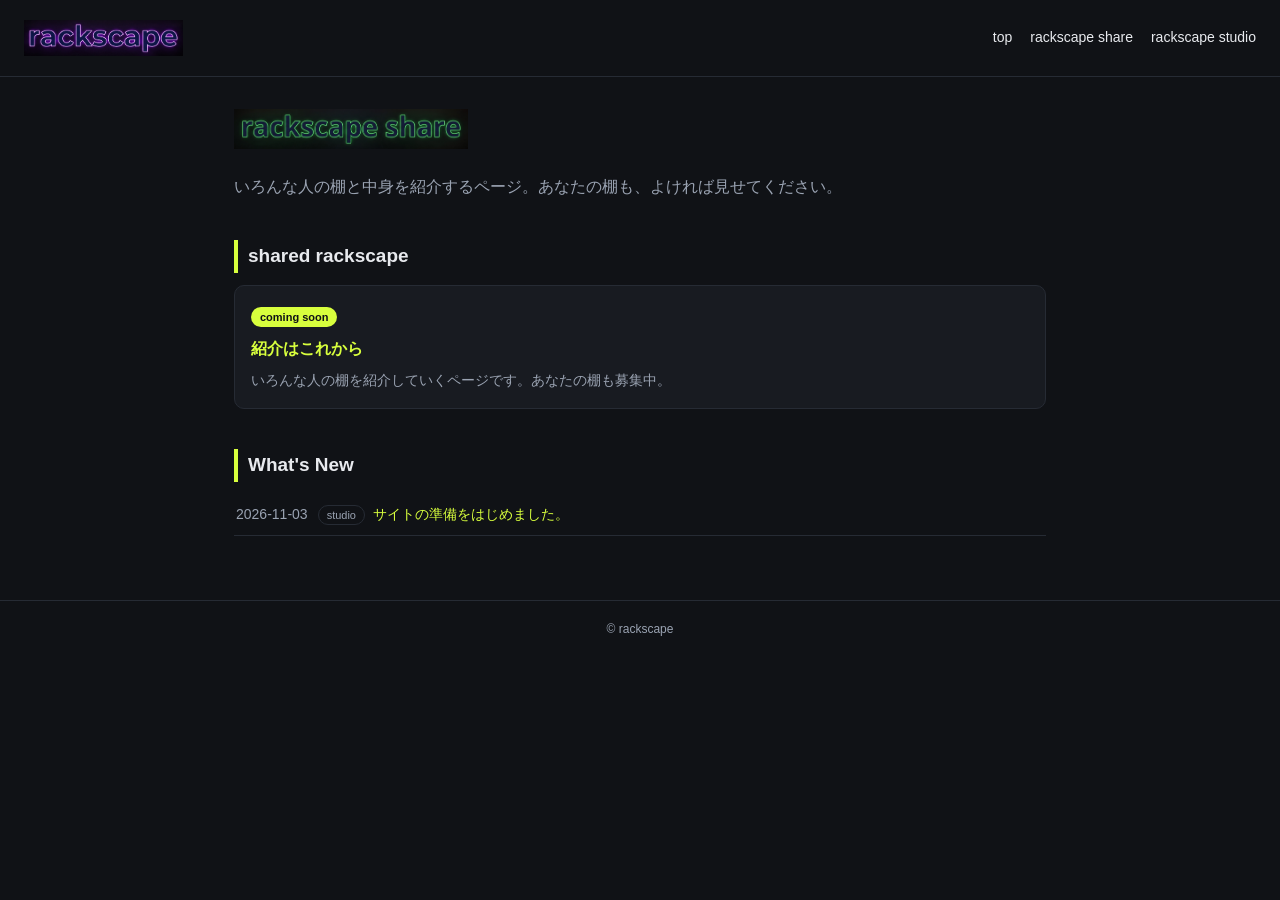
<file: share.html>
<!DOCTYPE html>
<html lang="ja">
<head>
<meta charset="UTF-8">
<meta name="viewport" content="width=device-width, initial-scale=1">
<title>share | rackscape</title>
<link rel="stylesheet" href="style.css">
</head>
<body>
<header>
  <img class="logo" src="assets/logo-header.jpg" alt="rackscape">
  <nav>
    <a href="index.html">top</a>
    <a href="share.html">rackscape share</a>
    <a href="studio.html">rackscape studio</a>
  </nav>
</header>
<main>
  <img class="logo" src="assets/banner-share.jpeg" alt="rackscape share" width="auto" height="40pt">
  <p class="lead">いろんな人の棚と中身を紹介するページ。あなたの棚も、よければ見せてください。</p>

  <h2>shared rackscape</h2>
  <div class="cards" id="share-items"></div>

  <h2>What's New</h2>
  <ul class="news" id="whats-new"></ul>
</main>
<footer>© rackscape</footer>
<script src="data.js"></script>
<script src="render.js"></script>
</body>
</html>
</file>
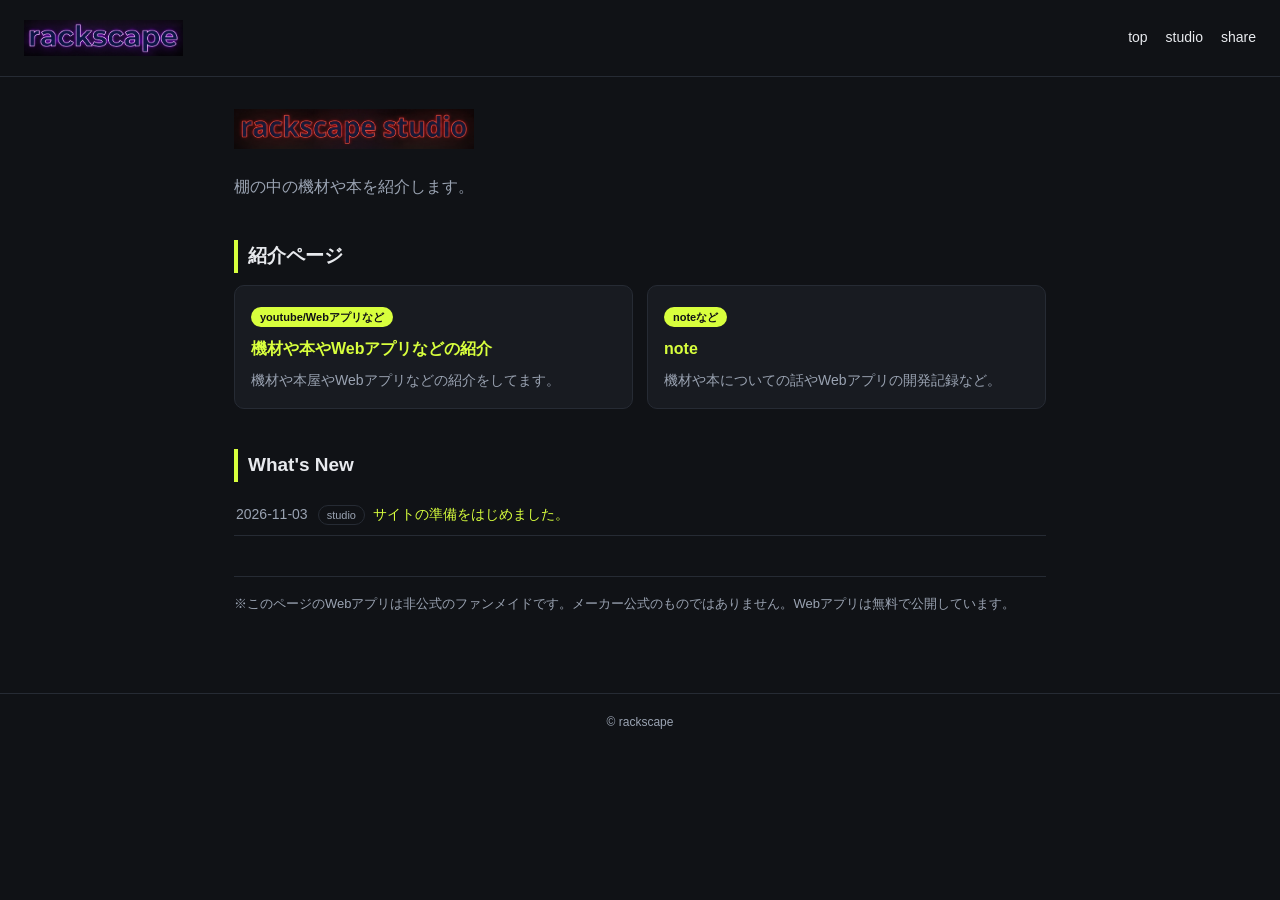
<file: studio.html>
<!DOCTYPE html>
<html lang="ja">
<head>
<meta charset="UTF-8">
<meta name="viewport" content="width=device-width, initial-scale=1">
<title>studio | rackscape</title>
<link rel="stylesheet" href="style.css">
</head>
<body>
<header>
  <img class="logo" src="assets/logo-header.jpg" alt="rackscape">
  <nav>
    <a href="index.html">top</a>
    <a href="studio.html">studio</a>
    <a href="share.html">share</a>
  </nav>
</header>
<main>
  <img class="logo" src="assets/banner-studio.jpeg" alt="rackscape studio"width="auto" height="40pt">
  <p class="lead">棚の中の機材や本を紹介します。</p>

  <h2>紹介ページ</h2>
  <div class="cards" id="studio-items"></div>

  <h2>What's New</h2>
  <ul class="news" id="whats-new"></ul>

  <p class="note">※このページのWebアプリは非公式のファンメイドです。メーカー公式のものではありません。Webアプリは無料で公開しています。</p>
</main>
<footer>© rackscape</footer>
<script src="data.js"></script>
<script src="render.js"></script>
</body>
</html>
</file>
<file: style.css>
:root { --bg:#101216; --panel:#181b21; --text:#e8eaee; --sub:#9aa3b2; --line:#262b34; --accent:#d8ff3d; }
* { box-sizing:border-box; }
body { margin:0; background:var(--bg); color:var(--text); font-family:"Hiragino Sans","Noto Sans JP",sans-serif; line-height:1.7; }
a { color:var(--accent); text-decoration:none; }
a:hover { text-decoration:underline; }
header { border-bottom:1px solid var(--line); padding:20px 24px; display:flex; align-items:center; gap:16px; flex-wrap:wrap; }
header .logo { height:36px; }
header .name { font-size:22px; font-weight:700; letter-spacing:.04em; }
nav { margin-left:auto; display:flex; gap:18px; }
nav a { color:var(--text); font-size:14px; }
main { max-width:860px; margin:0 auto; padding:32px 24px 64px; }
h1 { font-size:28px; margin:8px 0 4px; }
h2 { font-size:19px; margin:40px 0 12px; border-left:4px solid var(--accent); padding-left:10px; }
.lead { color:var(--sub); }
.banner { width:100%; border-radius:10px; margin:16px 0 8px; }
.cards { display:grid; grid-template-columns:repeat(auto-fit,minmax(240px,1fr)); gap:14px; }
.card { background:var(--panel); border:1px solid var(--line); border-radius:10px; padding:16px; }
.card .tag { display:inline-block; font-size:11px; color:#101216; background:var(--accent); border-radius:99px; padding:1px 9px; margin-bottom:8px; font-weight:700; }
.card h3 { margin:0 0 6px; font-size:16px; }
.card p { margin:0; color:var(--sub); font-size:14px; }
ul.news { list-style:none; padding:0; margin:0; }
ul.news li { padding:9px 2px; border-bottom:1px solid var(--line); font-size:14px; }
ul.news .date { color:var(--sub); margin-right:10px; font-variant-numeric:tabular-nums; }
ul.news .label { display:inline-block; font-size:11px; border:1px solid var(--line); border-radius:99px; padding:0 8px; margin-right:8px; color:var(--sub); }
.note { color:var(--sub); font-size:13px; margin-top:40px; border-top:1px solid var(--line); padding-top:16px; }
footer { border-top:1px solid var(--line); color:var(--sub); font-size:12px; padding:18px 24px; text-align:center; }
</file>
